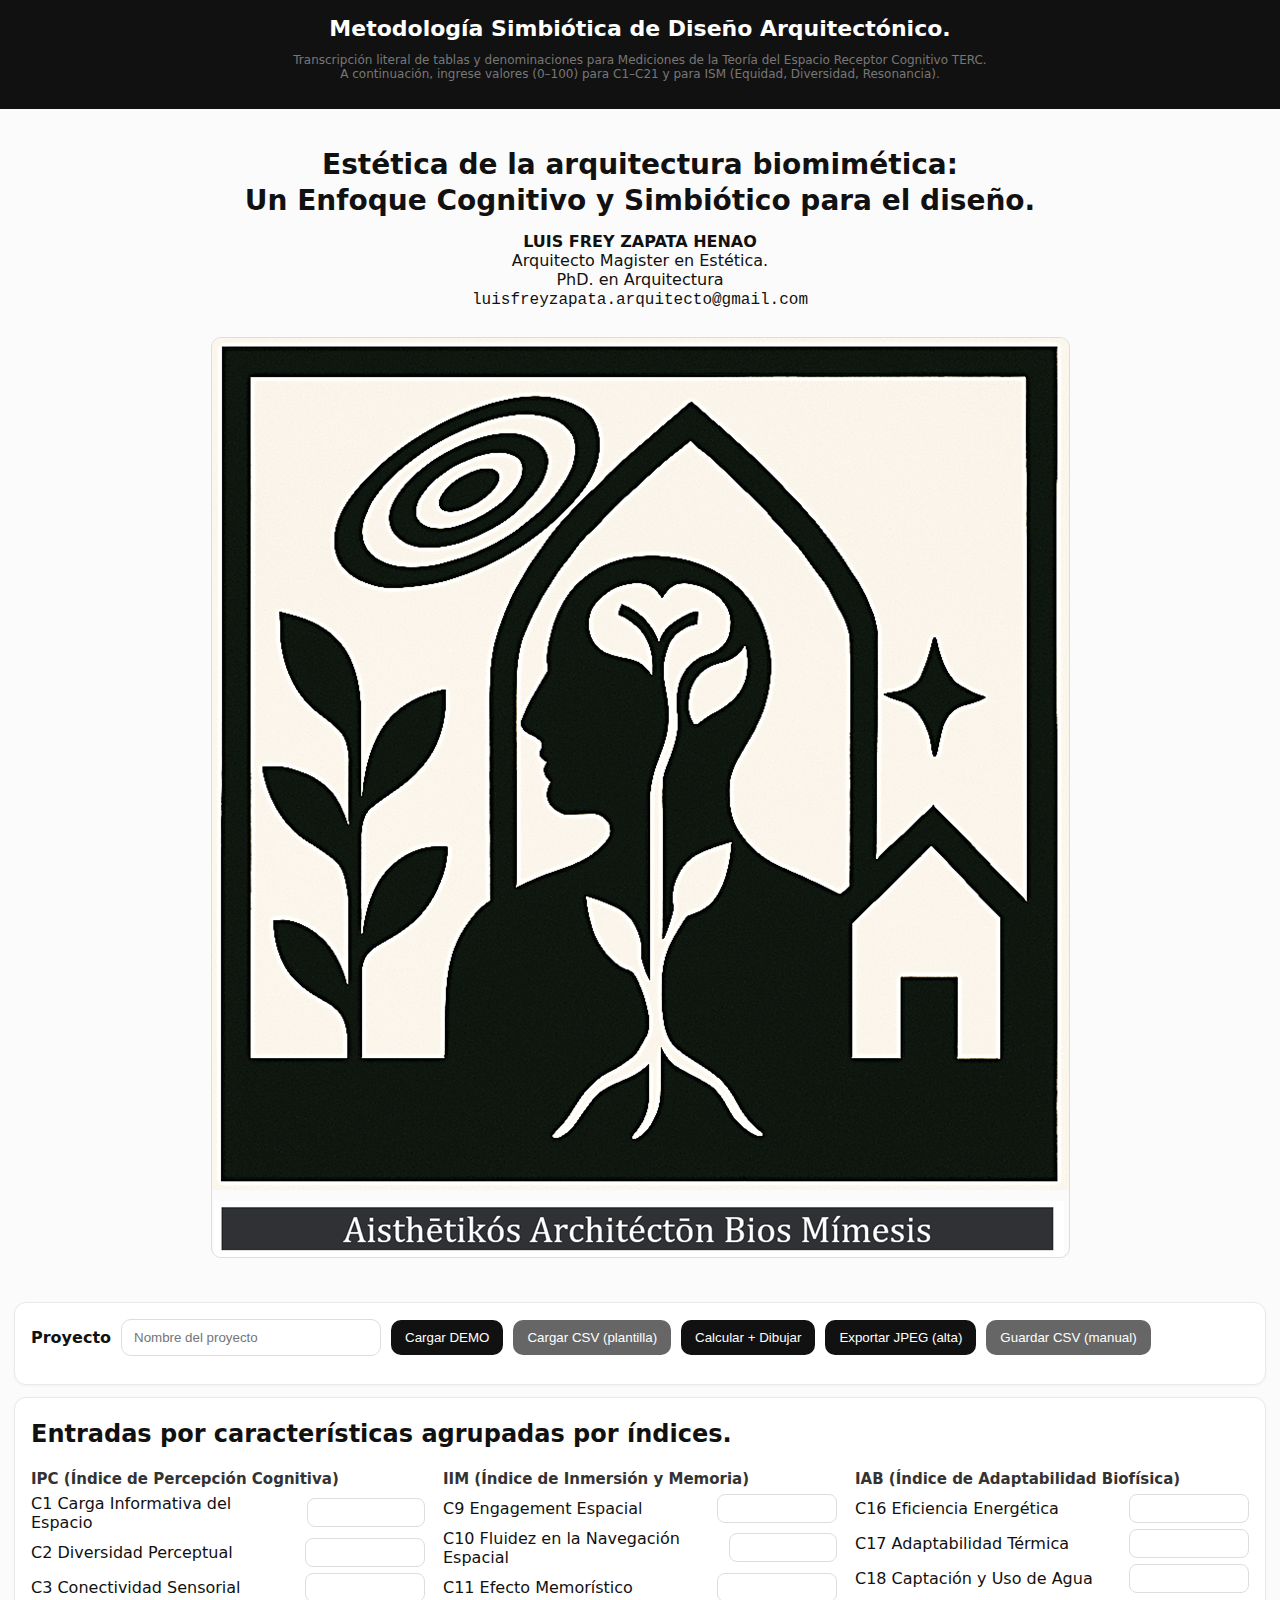
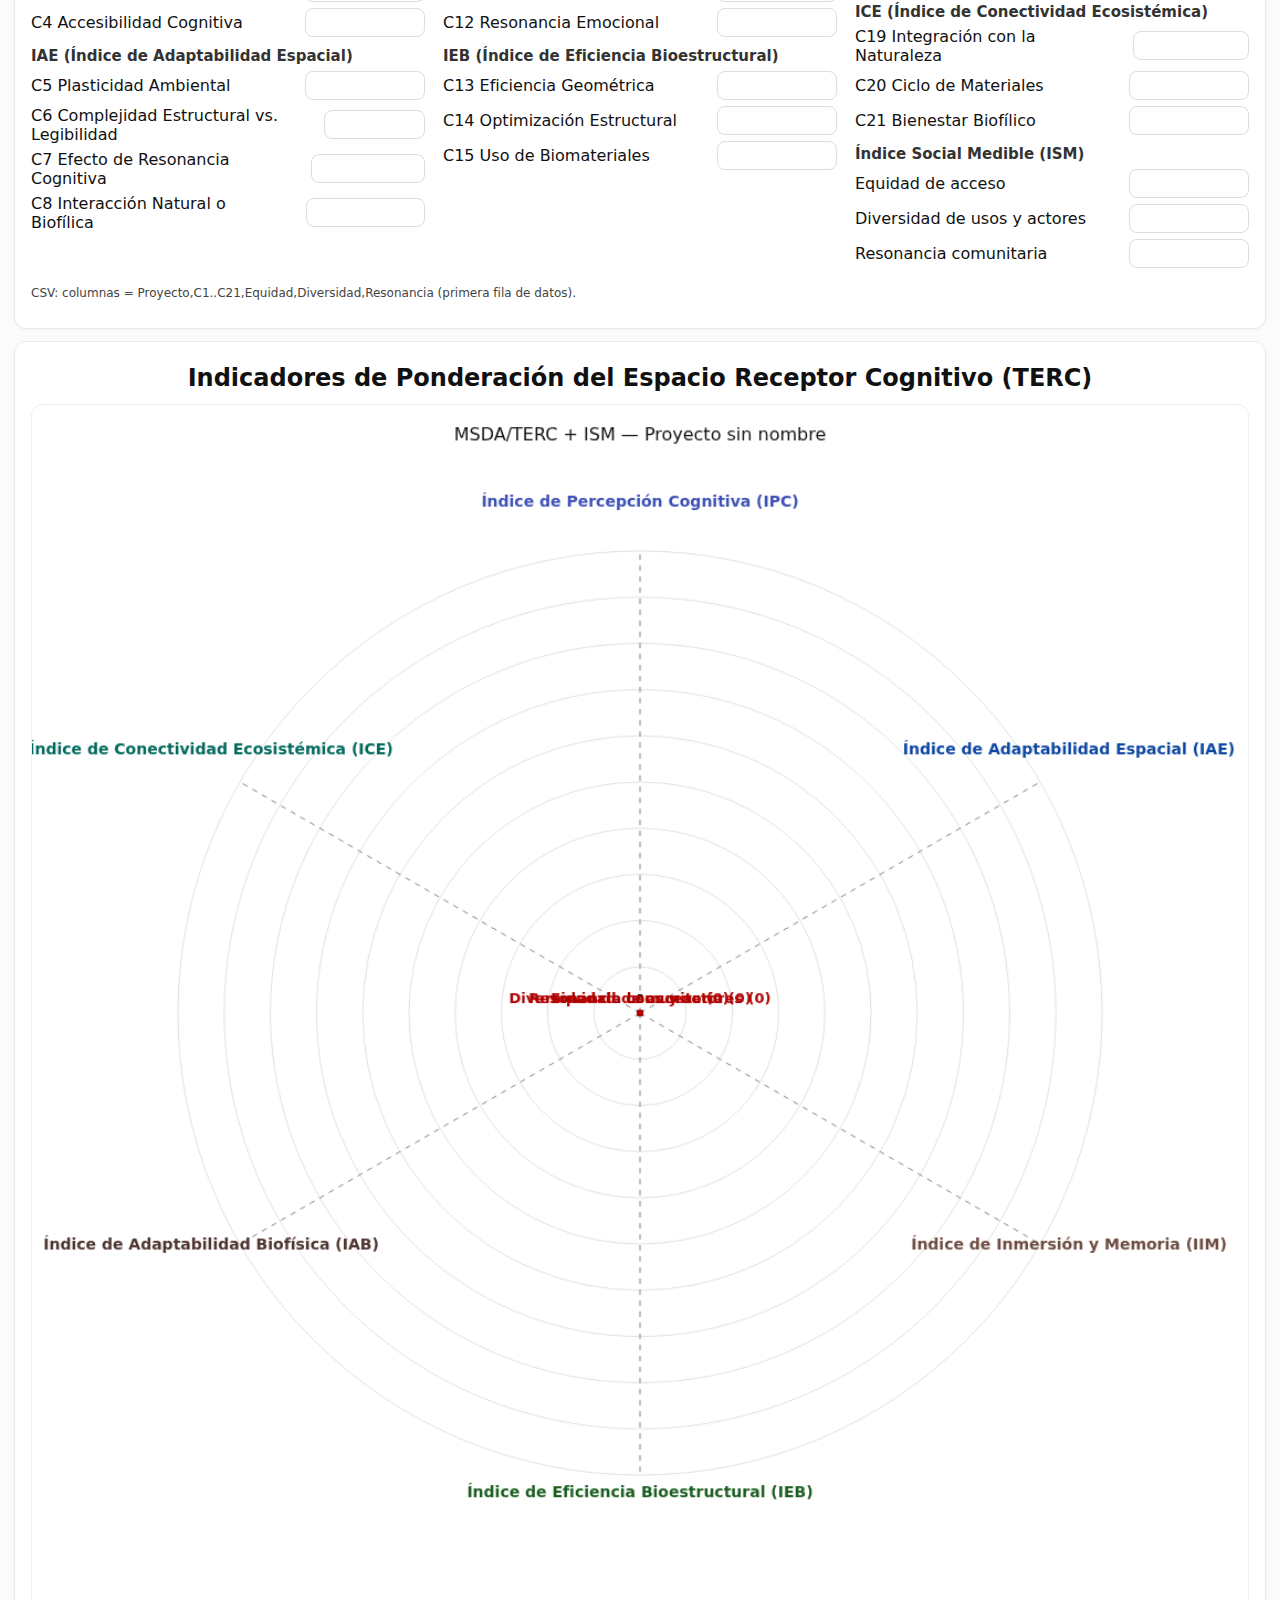
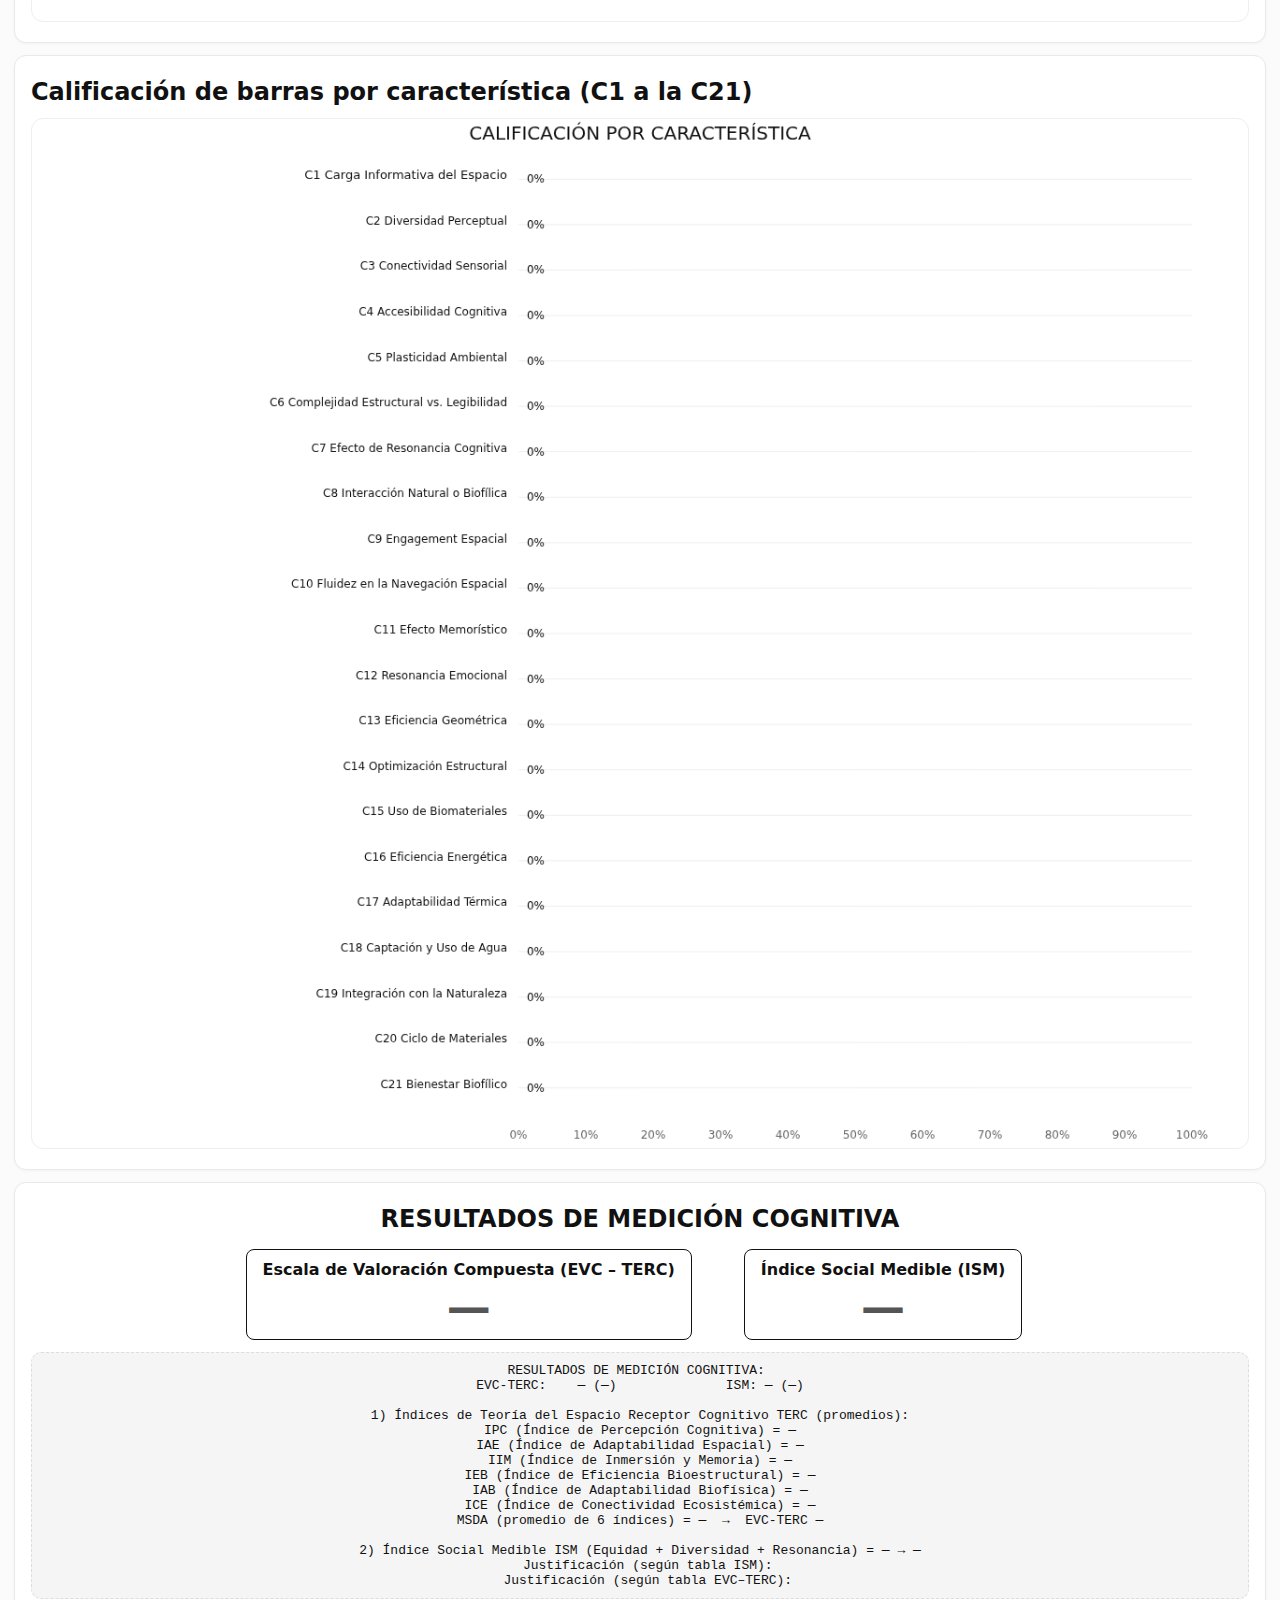
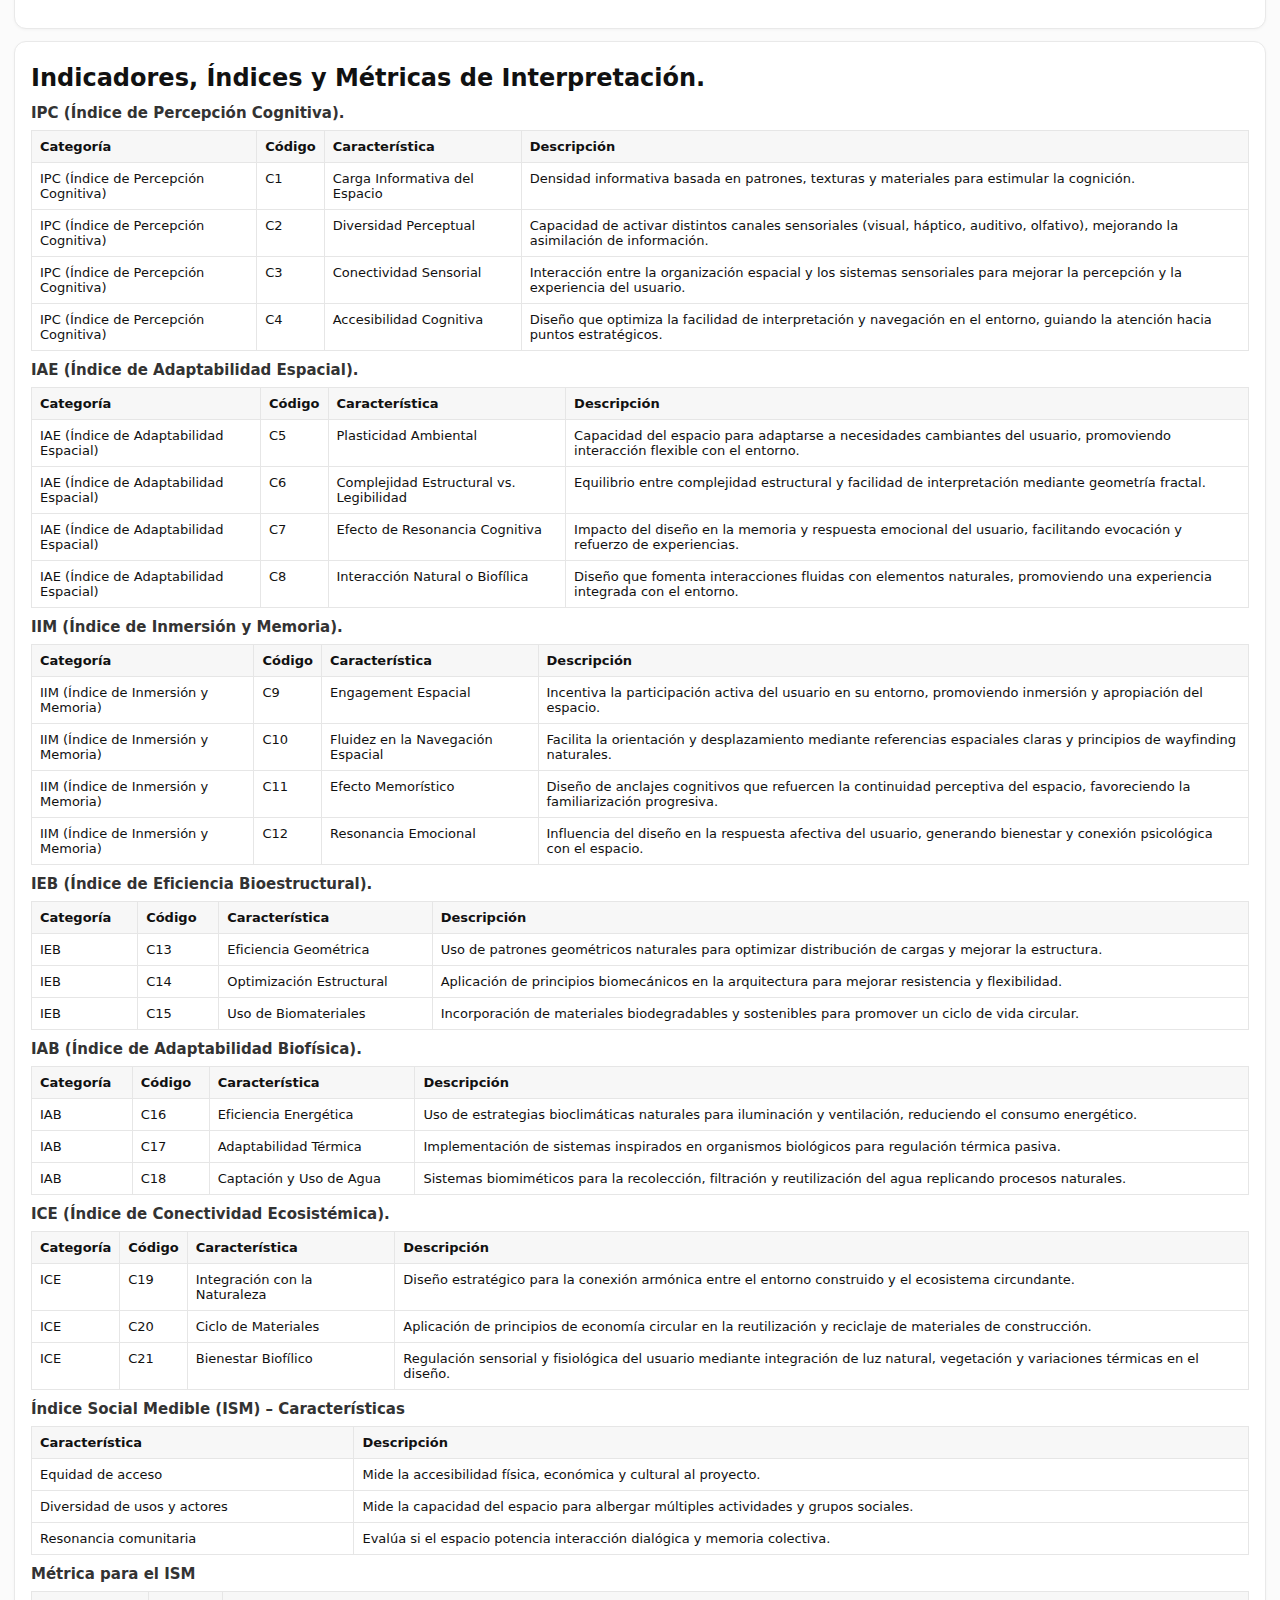
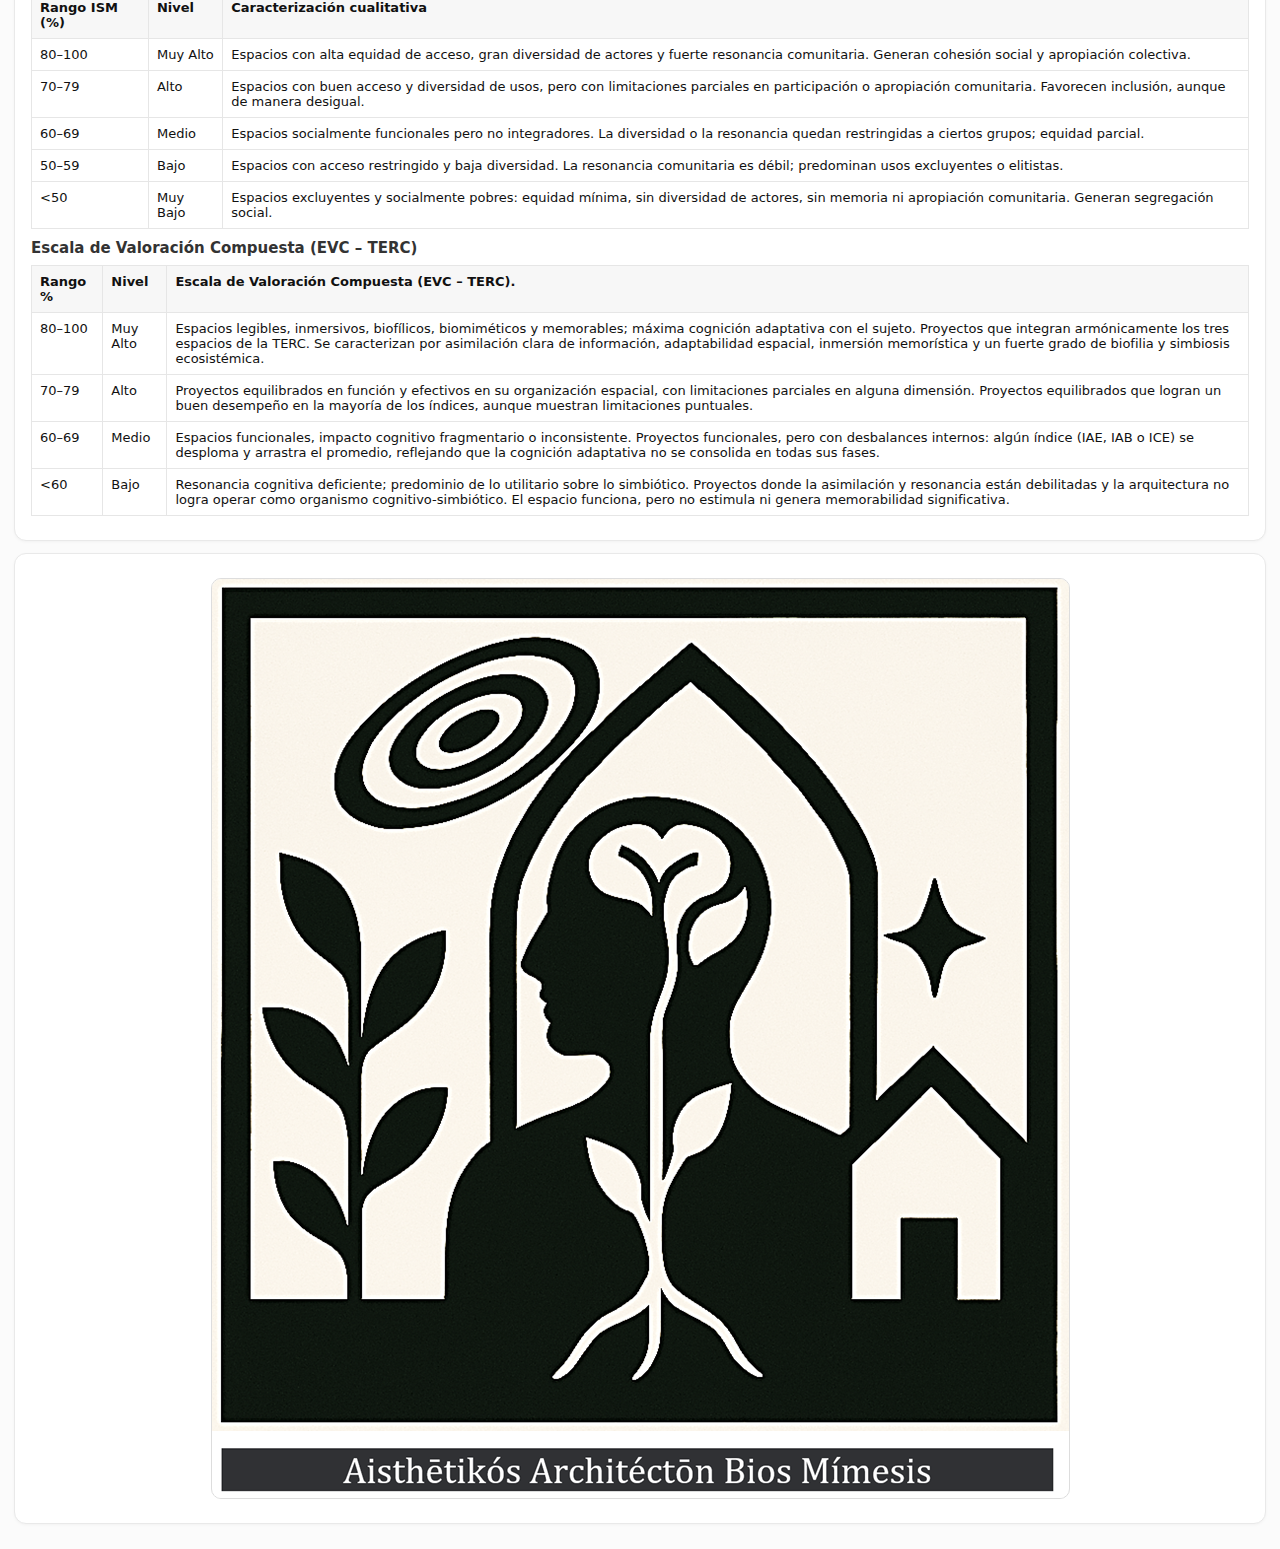
<file: app_msda_ism_v10.html>
<!doctype html>
<html lang="es">
<head>
<meta charset="utf-8">
<meta name="viewport" content="width=device-width,initial-scale=1">
<title>Estética de la arquitectura biomimética: Un Enfoque Cognitivo y Simbiótico para el diseño.</title>
<link rel="stylesheet" href="styles_v10.css">
</head>
<body>

<header>
  <h1>Metodología Simbiótica de Diseño Arquitectónico.</h1>
  <p class="muted">
    Transcripción literal de tablas y denominaciones para Mediciones de la Teoría del Espacio Receptor Cognitivo TERC.<br>
    A continuación, ingrese valores (0–100) para C1–C21 y para ISM (Equidad, Diversidad, Resonancia).
  </p>
</header>
<main>

  <section class="cover-intro">
    <div class="cover-text">
      <h1>Estética de la arquitectura biomimética:<br>Un Enfoque Cognitivo y Simbiótico para el diseño.</h1>
      <p>
        <strong>LUIS FREY ZAPATA HENAO</strong><br>
        Arquitecto Magister en Estética.<br>
        PhD. en Arquitectura<br>
        <span class="hero-mail">luisfreyzapata.arquitecto@gmail.com</span>
      </p>
    </div>
    <div class="cover-wrap">
      <img src="assets/portada_v10.png" alt="Portada del trabajo" class="cover-img">
    </div>
  </section>

  <section class="card">
    <div class="row">
      <label class="lbl">Proyecto</label>
      <input id="projName" class="field" placeholder="Nombre del proyecto">
      <button id="demoBtn" class="btn">Cargar DEMO</button>
      <input id="csvFile" type="file" accept=".csv" style="display:none">
      <button id="csvBtn" class="btn ghost">Cargar CSV (plantilla)</button>
      <button id="goCalc" class="btn">Calcular + Dibujar</button>
      <button id="goJPG" class="btn">Exportar JPEG (alta)</button>
      <button id="saveCSV" class="btn ghost">Guardar CSV (manual)</button>
    </div>
    <p id="csvStatus" class="small muted"></p>
  </section>

  <section class="card">
    <h2>Entradas por características agrupadas por índices.</h2>
    <div class="grid">
      <div>
        <h3>IPC (Índice de Percepción Cognitiva)</h3>
        <label>C1 Carga Informativa del Espacio <input type="number" id="C1" min="0" max="100" class="num"></label>
        <label>C2 Diversidad Perceptual <input type="number" id="C2" min="0" max="100" class="num"></label>
        <label>C3 Conectividad Sensorial <input type="number" id="C3" min="0" max="100" class="num"></label>
        <label>C4 Accesibilidad Cognitiva <input type="number" id="C4" min="0" max="100" class="num"></label>
        <h3>IAE (Índice de Adaptabilidad Espacial)</h3>
        <label>C5 Plasticidad Ambiental <input type="number" id="C5" min="0" max="100" class="num"></label>
        <label>C6 Complejidad Estructural vs. Legibilidad <input type="number" id="C6" min="0" max="100" class="num"></label>
        <label>C7 Efecto de Resonancia Cognitiva <input type="number" id="C7" min="0" max="100" class="num"></label>
        <label>C8 Interacción Natural o Biofílica <input type="number" id="C8" min="0" max="100" class="num"></label>
      </div>
      <div>
        <h3>IIM (Índice de Inmersión y Memoria)</h3>
        <label>C9 Engagement Espacial <input type="number" id="C9" min="0" max="100" class="num"></label>
        <label>C10 Fluidez en la Navegación Espacial <input type="number" id="C10" min="0" max="100" class="num"></label>
        <label>C11 Efecto Memorístico <input type="number" id="C11" min="0" max="100" class="num"></label>
        <label>C12 Resonancia Emocional <input type="number" id="C12" min="0" max="100" class="num"></label>
        <h3>IEB (Índice de Eficiencia Bioestructural)</h3>
        <label>C13 Eficiencia Geométrica <input type="number" id="C13" min="0" max="100" class="num"></label>
        <label>C14 Optimización Estructural <input type="number" id="C14" min="0" max="100" class="num"></label>
        <label>C15 Uso de Biomateriales <input type="number" id="C15" min="0" max="100" class="num"></label>
      </div>
      <div>
        <h3>IAB (Índice de Adaptabilidad Biofísica)</h3>
        <label>C16 Eficiencia Energética <input type="number" id="C16" min="0" max="100" class="num"></label>
        <label>C17 Adaptabilidad Térmica <input type="number" id="C17" min="0" max="100" class="num"></label>
        <label>C18 Captación y Uso de Agua <input type="number" id="C18" min="0" max="100" class="num"></label>
        <h3>ICE (Índice de Conectividad Ecosistémica)</h3>
        <label>C19 Integración con la Naturaleza <input type="number" id="C19" min="0" max="100" class="num"></label>
        <label>C20 Ciclo de Materiales <input type="number" id="C20" min="0" max="100" class="num"></label>
        <label>C21 Bienestar Biofílico <input type="number" id="C21" min="0" max="100" class="num"></label>
        <h3>Índice Social Medible (ISM)</h3>
        <label>Equidad de acceso <input type="number" id="EQ" min="0" max="100" class="num"></label>
        <label>Diversidad de usos y actores <input type="number" id="DIV" min="0" max="100" class="num"></label>
        <label>Resonancia comunitaria <input type="number" id="RES" min="0" max="100" class="num"></label>
      </div>
    </div>
    <p class="small">CSV: columnas = Proyecto,C1..C21,Equidad,Diversidad,Resonancia (primera fila de datos).</p>
  </section>

  <section class="card">
    <h2 class="center bold">Indicadores de Ponderación del Espacio Receptor Cognitivo (TERC)</h2>
    <canvas id="radar" width="1100" height="1100"></canvas>
  </section>

  <section class="card">
    <h2>Calificación de barras por característica (C1 a la C21)</h2>
    <canvas id="bars" width="1300" height="1100"></canvas>
  </section>

  <section class="card resultados">
    <h2 class="res-title">RESULTADOS DE MEDICIÓN COGNITIVA</h2>
    <div class="placas-wrap">
      <div class="placa">
        <h4>Escala de Valoración Compuesta (EVC – TERC)</h4>
        <div id="placaEVC" class="valor">—</div>
      </div>
      <div class="placa">
        <h4>Índice Social Medible (ISM)</h4>
        <div id="placaISM" class="valor">—</div>
      </div>
    </div>
    <pre id="resultadoTxt" class="mono" style="margin-top:12px"></pre>
  </section>

  <section class="card">
    <h2>Indicadores, Índices y Métricas de Interpretación.</h2>

    <h3>IPC (Índice de Percepción Cognitiva).</h3>
    <table>
      <thead><tr><th>Categoría</th><th>Código</th><th>Característica</th><th>Descripción</th></tr></thead>
      <tbody>
        <tr><td>IPC (Índice de Percepción Cognitiva)</td><td>C1</td><td>Carga Informativa del Espacio</td><td>Densidad informativa basada en patrones, texturas y materiales para estimular la cognición.</td></tr>
        <tr><td>IPC (Índice de Percepción Cognitiva)</td><td>C2</td><td>Diversidad Perceptual</td><td>Capacidad de activar distintos canales sensoriales (visual, háptico, auditivo, olfativo), mejorando la asimilación de información.</td></tr>
        <tr><td>IPC (Índice de Percepción Cognitiva)</td><td>C3</td><td>Conectividad Sensorial</td><td>Interacción entre la organización espacial y los sistemas sensoriales para mejorar la percepción y la experiencia del usuario.</td></tr>
        <tr><td>IPC (Índice de Percepción Cognitiva)</td><td>C4</td><td>Accesibilidad Cognitiva</td><td>Diseño que optimiza la facilidad de interpretación y navegación en el entorno, guiando la atención hacia puntos estratégicos.</td></tr>
      </tbody>
    </table>

    <h3>IAE (Índice de Adaptabilidad Espacial).</h3>
    <table>
      <thead><tr><th>Categoría</th><th>Código</th><th>Característica</th><th>Descripción</th></tr></thead>
      <tbody>
        <tr><td>IAE (Índice de Adaptabilidad Espacial)</td><td>C5</td><td>Plasticidad Ambiental</td><td>Capacidad del espacio para adaptarse a necesidades cambiantes del usuario, promoviendo interacción flexible con el entorno.</td></tr>
        <tr><td>IAE (Índice de Adaptabilidad Espacial)</td><td>C6</td><td>Complejidad Estructural vs. Legibilidad</td><td>Equilibrio entre complejidad estructural y facilidad de interpretación mediante geometría fractal.</td></tr>
        <tr><td>IAE (Índice de Adaptabilidad Espacial)</td><td>C7</td><td>Efecto de Resonancia Cognitiva</td><td>Impacto del diseño en la memoria y respuesta emocional del usuario, facilitando evocación y refuerzo de experiencias.</td></tr>
        <tr><td>IAE (Índice de Adaptabilidad Espacial)</td><td>C8</td><td>Interacción Natural o Biofílica</td><td>Diseño que fomenta interacciones fluidas con elementos naturales, promoviendo una experiencia integrada con el entorno.</td></tr>
      </tbody>
    </table>

    <h3>IIM (Índice de Inmersión y Memoria).</h3>
    <table>
      <thead><tr><th>Categoría</th><th>Código</th><th>Característica</th><th>Descripción</th></tr></thead>
      <tbody>
        <tr><td>IIM (Índice de Inmersión y Memoria)</td><td>C9</td><td>Engagement Espacial</td><td>Incentiva la participación activa del usuario en su entorno, promoviendo inmersión y apropiación del espacio.</td></tr>
        <tr><td>IIM (Índice de Inmersión y Memoria)</td><td>C10</td><td>Fluidez en la Navegación Espacial</td><td>Facilita la orientación y desplazamiento mediante referencias espaciales claras y principios de wayfinding naturales.</td></tr>
        <tr><td>IIM (Índice de Inmersión y Memoria)</td><td>C11</td><td>Efecto Memorístico</td><td>Diseño de anclajes cognitivos que refuercen la continuidad perceptiva del espacio, favoreciendo la familiarización progresiva.</td></tr>
        <tr><td>IIM (Índice de Inmersión y Memoria)</td><td>C12</td><td>Resonancia Emocional</td><td>Influencia del diseño en la respuesta afectiva del usuario, generando bienestar y conexión psicológica con el espacio.</td></tr>
      </tbody>
    </table>

    
    <h3>IEB (Índice de Eficiencia Bioestructural).</h3>
    <table>
      <thead><tr><th>Categoría</th><th>Código</th><th>Característica</th><th>Descripción</th></tr></thead>
      <tbody>
        <tr><td>IEB</td><td>C13</td><td>Eficiencia Geométrica</td><td>Uso de patrones geométricos naturales para optimizar distribución de cargas y mejorar la estructura.</td></tr>
        <tr><td>IEB</td><td>C14</td><td>Optimización Estructural</td><td>Aplicación de principios biomecánicos en la arquitectura para mejorar resistencia y flexibilidad.</td></tr>
        <tr><td>IEB</td><td>C15</td><td>Uso de Biomateriales</td><td>Incorporación de materiales biodegradables y sostenibles para promover un ciclo de vida circular.</td></tr>
      </tbody>
    </table>
    
    <h3>IAB (Índice de Adaptabilidad Biofísica).</h3>
    <table>
      <thead><tr><th>Categoría</th><th>Código</th><th>Característica</th><th>Descripción</th></tr></thead>
      <tbody>
        <tr><td>IAB</td><td>C16</td><td>Eficiencia Energética</td><td>Uso de estrategias bioclimáticas naturales para iluminación y ventilación, reduciendo el consumo energético.</td></tr>
        <tr><td>IAB</td><td>C17</td><td>Adaptabilidad Térmica</td><td>Implementación de sistemas inspirados en organismos biológicos para regulación térmica pasiva.</td></tr>
        <tr><td>IAB</td><td>C18</td><td>Captación y Uso de Agua</td><td>Sistemas biomiméticos para la recolección, filtración y reutilización del agua replicando procesos naturales.</td></tr>
      </tbody>
    </table>
    
    <h3>ICE (Índice de Conectividad Ecosistémica).</h3>
    <table>
      <thead><tr><th>Categoría</th><th>Código</th><th>Característica</th><th>Descripción</th></tr></thead>
      <tbody>
        <tr><td>ICE</td><td>C19</td><td>Integración con la Naturaleza</td><td>Diseño estratégico para la conexión armónica entre el entorno construido y el ecosistema circundante.</td></tr>
        <tr><td>ICE</td><td>C20</td><td>Ciclo de Materiales</td><td>Aplicación de principios de economía circular en la reutilización y reciclaje de materiales de construcción.</td></tr>
        <tr><td>ICE</td><td>C21</td><td>Bienestar Biofílico</td><td>Regulación sensorial y fisiológica del usuario mediante integración de luz natural, vegetación y variaciones térmicas en el diseño.</td></tr>
      </tbody>
    </table>
    

    <!-- NUEVA TABLA: ISM Características (antes de la métrica ISM) -->
    <h3>Índice Social Medible (ISM) – Características</h3>
    <table>
      <thead><tr><th>Característica</th><th>Descripción</th></tr></thead>
      <tbody>
        <tr><td>Equidad de acceso</td><td>Mide la accesibilidad física, económica y cultural al proyecto.</td></tr>
        <tr><td>Diversidad de usos y actores</td><td>Mide la capacidad del espacio para albergar múltiples actividades y grupos sociales.</td></tr>
        <tr><td>Resonancia comunitaria</td><td>Evalúa si el espacio potencia interacción dialógica y memoria colectiva.</td></tr>
      </tbody>
    </table>

    <h3>Métrica para el ISM</h3>
    <table>
      <thead><tr><th>Rango ISM (%)</th><th>Nivel</th><th>Caracterización cualitativa</th></tr></thead>
      <tbody>
        <tr><td>80–100</td><td>Muy Alto</td><td>Espacios con alta equidad de acceso, gran diversidad de actores y fuerte resonancia comunitaria. Generan cohesión social y apropiación colectiva.</td></tr>
        <tr><td>70–79</td><td>Alto</td><td>Espacios con buen acceso y diversidad de usos, pero con limitaciones parciales en participación o apropiación comunitaria. Favorecen inclusión, aunque de manera desigual.</td></tr>
        <tr><td>60–69</td><td>Medio</td><td>Espacios socialmente funcionales pero no integradores. La diversidad o la resonancia quedan restringidas a ciertos grupos; equidad parcial.</td></tr>
        <tr><td>50–59</td><td>Bajo</td><td>Espacios con acceso restringido y baja diversidad. La resonancia comunitaria es débil; predominan usos excluyentes o elitistas.</td></tr>
        <tr><td>&lt;50</td><td>Muy Bajo</td><td>Espacios excluyentes y socialmente pobres: equidad mínima, sin diversidad de actores, sin memoria ni apropiación comunitaria. Generan segregación social.</td></tr>
      </tbody>
    </table>

    <h3>Escala de Valoración Compuesta (EVC – TERC)</h3>
    <table>
      <thead><tr><th>Rango %</th><th>Nivel</th><th>Escala de Valoración Compuesta (EVC – TERC).</th></tr></thead>
      <tbody>
        <tr><td>80–100</td><td>Muy Alto</td><td>Espacios legibles, inmersivos, biofílicos, biomiméticos y memorables; máxima cognición adaptativa con el sujeto. Proyectos que integran armónicamente los tres espacios de la TERC. Se caracterizan por asimilación clara de información, adaptabilidad espacial, inmersión memorística y un fuerte grado de biofilia y simbiosis ecosistémica.</td></tr>
        <tr><td>70–79</td><td>Alto</td><td>Proyectos equilibrados en función y efectivos en su organización espacial, con limitaciones parciales en alguna dimensión. Proyectos equilibrados que logran un buen desempeño en la mayoría de los índices, aunque muestran limitaciones puntuales.</td></tr>
        <tr><td>60–69</td><td>Medio</td><td>Espacios funcionales, impacto cognitivo fragmentario o inconsistente.  Proyectos funcionales, pero con desbalances internos: algún índice (IAE, IAB o ICE) se desploma y arrastra el promedio, reflejando que la cognición adaptativa no se consolida en todas sus fases.</td></tr>
        <tr><td>&lt;60</td><td>Bajo</td><td>Resonancia cognitiva deficiente; predominio de lo utilitario sobre lo simbiótico. Proyectos donde la asimilación y resonancia están debilitadas y la arquitectura no logra operar como organismo cognitivo-simbiótico. El espacio funciona, pero no estimula ni genera memorabilidad significativa.</td></tr>
      </tbody>
    </table>

    <!-- Se elimina la lista <ul> redundante del ISM para evitar duplicidad -->
  </section>

  <section class="card cover">
        <div class="cover-wrap">
      <img src="assets/portada_v10.png" alt="Portada del trabajo" class="cover-img">
    </div>
  </section>

</main>

<script>
const g=id=>document.getElementById(id);
const nv=id=>{const x=parseFloat(g(id).value);return isNaN(x)?null:x};
const prom=a=>{const f=a.filter(v=>v!=null);return f.length?f.reduce((s,v)=>s+v,0)/f.length:null};

function calcAll(){
  const v = {};
  for(let i=1;i<=21;i++) v['C'+i]=nv('C'+i);
  const IPC=prom([v.C1,v.C2,v.C3,v.C4]);
  const IAE=prom([v.C5,v.C6,v.C7,v.C8]);
  const IIM=prom([v.C9,v.C10,v.C11,v.C12]);
  const IEB=prom([v.C13,v.C14,v.C15]);
  const IAB=prom([v.C16,v.C17,v.C18]);
  const ICE=prom([v.C19,v.C20,v.C21]);
  const EQ=nv('EQ'),DIV=nv('DIV'),RES=nv('RES');
  const ISM=prom([EQ,DIV,RES]);
  const MSDA=prom([IPC,IAE,IIM,IEB,IAB,ICE]);
  return {v,IPC,IAE,IIM,IEB,IAB,ICE,EQ,DIV,RES,ISM,MSDA};
}

// Escala tipo semáforo
function colorSemaforo(val){
  if(val==null) return '#555';
  if(val>=80) return '#2e7d32';   // muy alto · verde fuerte
  if(val>=70) return '#66bb6a';   // alto · verde
  if(val>=60) return '#fdd835';   // medio · amarillo
  if(val>=50) return '#fb8c00';   // bajo · naranja
  return '#c62828';               // muy bajo · rojo
}
function nivel(val){
  if(val==null) return '—';
  if(val>=80) return 'Muy Alto';
  if(val>=70) return 'Alto';
  if(val>=60) return 'Medio';
  if(val>=50) return 'Bajo';
  return 'Muy Bajo';
}
function descISM(val){
  if(val==null) return '';
  if(val>=80) return 'Espacios con alta equidad de acceso, gran diversidad de actores y fuerte resonancia comunitaria. Generan cohesión social y apropiación colectiva.';
  if(val>=70) return 'Espacios con buen acceso y diversidad de usos, pero con limitaciones parciales en participación o apropiación comunitaria. Favorecen inclusión, aunque de manera desigual.';
  if(val>=60) return 'Espacios socialmente funcionales pero no integradores. La diversidad o la resonancia quedan restringidas a ciertos grupos; equidad parcial.';
  if(val>=50) return 'Espacios con acceso restringido y baja diversidad. La resonancia comunitaria es débil; predominan usos excluyentes o elitistas.';
  return 'Espacios excluyentes y socialmente pobres: equidad mínima, sin diversidad de actores, sin memoria ni apropiación comunitaria. Generan segregación social.';
}
function descEVC(val){
  if(val==null) return '';
  if(val>=80) return 'Espacios legibles, inmersivos, biofílicos, biomiméticos y memorables; máxima cognición adaptativa con el sujeto. Integración armónica de los tres espacios de la TERC.';
  if(val>=70) return 'Proyectos equilibrados y efectivos en su organización espacial, con limitaciones parciales en alguna dimensión.';
  if(val>=60) return 'Proyectos funcionales con desbalances internos; algún índice (IPC, IAE, IIM, IEB, IAB o ICE) se desploma y arrastra el promedio.';
  return 'Resonancia cognitiva deficiente; predominio de lo utilitario sobre lo simbiótico. El espacio funciona pero no genera memorabilidad significativa.';
}

function drawRadar(){
  const cv=g('radar'),ctx=cv.getContext('2d');
  const W=cv.width,H=cv.height,cx=W/2,cy=H/2,R=Math.min(W,H)*0.38;
  ctx.clearRect(0,0,W,H);
  const ring=t=>R*(t/100);
  ctx.strokeStyle="#e1e1e1";ctx.lineWidth=1;
  for(let t=0;t<=100;t+=10){ctx.beginPath();ctx.arc(cx,cy,ring(t),0,2*Math.PI);ctx.stroke()}
  const axes=['IPC','IAE','IIM','IEB','IAB','ICE'];
const labelFull=[
  'Índice de Percepción Cognitiva (IPC)',
  'Índice de Adaptabilidad Espacial (IAE)',
  'Índice de Inmersión y Memoria (IIM)',
  'Índice de Eficiencia Bioestructural (IEB)',
  'Índice de Adaptabilidad Biofísica (IAB)',
  'Índice de Conectividad Ecosistémica (ICE)'
];
const labelColors=['#3f51b5','#0d47a1','#6d4c41','#1b5e20','#4e342e','#00695c'];
// Características por índice para anotar dentro del radar
const featuresByAxis={
  'IPC': ['C1 Carga Informativa del Espacio','C2 Diversidad Perceptual','C3 Conectividad Sensorial','C4 Accesibilidad Cognitiva'],
  'IAE': ['C5 Plasticidad Ambiental','C6 Complejidad vs. Legibilidad','C7 Resonancia Cognitiva','C8 Interacción Biofílica'],
  'IIM': ['C9 Engagement Espacial','C10 Fluidez de Navegación','C11 Efecto Memorístico','C12 Resonancia Emocional'],
  'IEB': ['C13 Eficiencia Geométrica','C14 Optimización Estructural','C15 Uso de Biomateriales'],
  'IAB': ['C16 Eficiencia Energética','C17 Adaptabilidad Térmica','C18 Captación y Uso de Agua'],
  'ICE': ['C19 Integración con la Naturaleza','C20 Ciclo de Materiales','C21 Bienestar Biofílico']
};
  const ang=axes.map((_,i)=>-Math.PI/2+i*(2*Math.PI/axes.length));
  ctx.setLineDash([5,5]);
  labelFull.forEach((lab,i)=>{
    const a=ang[i],x=cx+R*Math.cos(a),y=cy+R*Math.sin(a);
    ctx.strokeStyle="#888";ctx.beginPath();ctx.moveTo(cx,cy);ctx.lineTo(x,y);ctx.stroke();
    const lx=cx+(R+30)*Math.cos(a),ly=cy+(R+30)*Math.sin(a);
    ctx.fillStyle=labelColors[i]||"#333";ctx.font="bold 14px system-ui,sans-serif";ctx.textAlign="center";ctx.textBaseline="middle";
    lab.split("\n").forEach((s,k)=>ctx.fillText(s,lx,ly+(k-1)*14));
  });
  ctx.setLineDash([]);
  const p=calcAll();
  const poly=axes.map((k,i)=>{
    const v=Math.max(0,Math.min(100,p[k]||0));
    return [cx+ring(v)*Math.cos(ang[i]),cy+ring(v)*Math.sin(ang[i])];
  });
  ctx.beginPath();poly.forEach((pt,i)=>i?ctx.lineTo(pt[0],pt[1]):ctx.moveTo(pt[0],pt[1]));ctx.closePath();
  ctx.fillStyle="rgba(0,0,0,.06)";ctx.strokeStyle="#111";ctx.lineWidth=2;ctx.fill();ctx.stroke();
  ctx.fillStyle="#111";ctx.font="11px system-ui,sans-serif";ctx.textAlign="center";
  poly.forEach((pt,i)=>{ctx.beginPath();ctx.arc(pt[0],pt[1],3,0,2*Math.PI);ctx.fill();const val=Math.round(p[axes[i]]||0);ctx.fillText(String(val),pt[0],pt[1]-12)});
  // ISM triangle
  const a3=[-Math.PI/2,-Math.PI/2+2*Math.PI/3,-Math.PI/2+4*Math.PI/3];
  const vals=[p.EQ||0,p.DIV||0,p.RES||0].map(v=>Math.max(0,Math.min(100,v)));
  const tri=a3.map((a,i)=>[cx+ring(vals[i])*Math.cos(a),cy+ring(vals[i])*Math.sin(a)]);
  ctx.beginPath();tri.forEach((pt,i)=>i?ctx.lineTo(pt[0],pt[1]):ctx.moveTo(pt[0],pt[1]));ctx.closePath();
  ctx.fillStyle="rgba(200,0,0,.12)";ctx.strokeStyle="rgba(200,0,0,.9)";ctx.lineWidth=2;ctx.fill();ctx.stroke();
  const labs3=["Equidad de acceso","Diversidad de usos y actores","Resonancia comunitaria"];
  ctx.fillStyle="#b00000";ctx.font="bold 13px system-ui,sans-serif";
  tri.forEach((pt,i)=>{ctx.beginPath();ctx.arc(pt[0],pt[1],3,0,2*Math.PI);ctx.fill();ctx.fillText(`${labs3[i]} (${Math.round(vals[i])})`,pt[0],pt[1]-12)});
  // título
  ctx.fillStyle="#111";ctx.font="16px system-ui,sans-serif";ctx.textAlign="center";ctx.fillText(`MSDA/TERC + ISM — ${g('projName').value||'Proyecto sin nombre'}`,cx,28);
}

function drawBars(){
  const cv=g('bars'),ctx=cv.getContext('2d');
  const W=cv.width,H=cv.height;ctx.clearRect(0,0,W,H);
  const p=calcAll(), vals=p.v;
  const labels=[
    "C1 Carga Informativa del Espacio","C2 Diversidad Perceptual","C3 Conectividad Sensorial","C4 Accesibilidad Cognitiva",
    "C5 Plasticidad Ambiental","C6 Complejidad Estructural vs. Legibilidad","C7 Efecto de Resonancia Cognitiva","C8 Interacción Natural o Biofílica",
    "C9 Engagement Espacial","C10 Fluidez en la Navegación Espacial","C11 Efecto Memorístico","C12 Resonancia Emocional",
    "C13 Eficiencia Geométrica","C14 Optimización Estructural","C15 Uso de Biomateriales",
    "C16 Eficiencia Energética","C17 Adaptabilidad Térmica","C18 Captación y Uso de Agua",
    "C19 Integración con la Naturaleza","C20 Ciclo de Materiales","C21 Bienestar Biofílico"
  ];
  const data=labels.map((lab,i)=>({lab,val:vals['C'+(i+1)]||0}));
  const padL=520,padR=60,padT=40,padB=40;
  const innerW=W-padL-padR, innerH=H-padT-padB;
  const rowH=innerH/labels.length;
  ctx.fillStyle="#111";ctx.font="20px system-ui,sans-serif";ctx.textAlign="center";ctx.fillText("CALIFICACIÓN POR CARACTERÍSTICA",W/2,22);
  ctx.textAlign="right";ctx.font="13px system-ui,sans-serif";
  data.forEach((d,i)=>{
    const y=padT+i*rowH+rowH*0.5;
    ctx.fillStyle="#111";ctx.fillText(d.lab,padL-12,y);
    ctx.strokeStyle="#eee";ctx.beginPath();ctx.moveTo(padL,y);ctx.lineTo(W-padR,y);ctx.stroke();
    const w=innerW*(Math.max(0,Math.min(100,d.val))/100);
    ctx.fillStyle=colorSemaforo(d.val);
    ctx.fillRect(padL,y-6,w,12);
    ctx.fillStyle="#0a0a0a";ctx.font="12px system-ui,sans-serif";ctx.textAlign="right";ctx.fillText(`${Math.round(d.val)}%`,padL+w+28,y+4);
  });
  ctx.textAlign="center";ctx.fillStyle="#666";
  for(let t=0;t<=100;t+=10){const x=padL+innerW*(t/100);ctx.fillText(t+"%",x,H-10);}
}

function updateResultados(){
  const p=calcAll();
  const fmt = x=> x==null ? '—' : Number(x).toFixed(2);
  g('placaEVC').textContent = fmt(p.MSDA);
  g('placaISM').textContent = fmt(p.ISM);
  g('placaEVC').style.color = colorSemaforo(p.MSDA);
  g('placaISM').style.color = colorSemaforo(p.ISM);

  const resumen = [
    'RESULTADOS DE MEDICIÓN COGNITIVA: ',
    `EVC-TERC:    ${fmt(p.MSDA)} (${nivel(p.MSDA)})              ISM: ${fmt(p.ISM)} (${nivel(p.ISM)})`,
    '',
    '1) Índices de Teoría del Espacio Receptor Cognitivo TERC (promedios):',
    `IPC (Índice de Percepción Cognitiva) = ${fmt(p.IPC)}`,
    `IAE (Índice de Adaptabilidad Espacial) = ${fmt(p.IAE)}`,
    `IIM (Índice de Inmersión y Memoria) = ${fmt(p.IIM)}`,
    `IEB (Índice de Eficiencia Bioestructural) = ${fmt(p.IEB)}`,
    `IAB (Índice de Adaptabilidad Biofísica) = ${fmt(p.IAB)}`,
    `ICE (Índice de Conectividad Ecosistémica) = ${fmt(p.ICE)}`,
    `MSDA (promedio de 6 índices) = ${fmt(p.MSDA)}  →  EVC-TERC ${nivel(p.MSDA)}`,
    '',
    `2) Índice Social Medible ISM (Equidad + Diversidad + Resonancia) = ${fmt(p.ISM)} → ${nivel(p.ISM)}`,
    `   Justificación (según tabla ISM): ${descISM(p.ISM)}`,
    `   Justificación (según tabla EVC–TERC): ${descEVC(p.MSDA)}`
  ].join('\n');
  g('resultadoTxt').textContent = resumen;
}

function drawAll(){ drawRadar(); drawBars(); updateResultados(); }

document.getElementById('goCalc').addEventListener('click', drawAll);

// DEMO
document.getElementById('demoBtn').addEventListener('click', ()=>{
  const demo = {Proyecto:'DEMO', C1:90,C2:85,C3:80,C4:60, C5:70,C6:75,C7:85,C8:95, C9:80,C10:70,C11:90,C12:85, C13:80,C14:75,C15:65, C16:60,C17:70,C18:80, C19:95,C20:50,C21:90, Equidad:78, Diversidad:74, Resonancia:76};
  g('projName').value = demo.Proyecto;
  for(let i=1;i<=21;i++) g('C'+i).value = demo['C'+i];
  g('EQ').value=demo.Equidad; g('DIV').value=demo.Diversidad; g('RES').value=demo.Resonancia;
  drawAll();
});

// CSV
document.getElementById('csvBtn').addEventListener('click', ()=> g('csvFile').click());
document.getElementById('csvFile').addEventListener('change', async (ev)=>{
  const f = ev.target.files[0]; if(!f){return}
  g('csvStatus').textContent = 'Leyendo CSV local...';
  const txt = await f.text();
  const lines = txt.trim().split(/\r?\n/);
  const headers = lines[0].split(',').map(s=>s.trim());
  const idx = (name)=> headers.indexOf(name);
  const row = lines[1] ? lines[1].split(',') : null;
  if(!row){ g('csvStatus').textContent='CSV vacío.'; return; }
  const get=(name)=>{ const i=idx(name); return i>=0? row[i].trim():''; };
  g('projName').value = get('Proyecto') || 'CSV';
  for(let i=1;i<=21;i++){ g('C'+i).value = get('C'+i) || ''; }
  g('EQ').value = get('Equidad') || '';
  g('DIV').value = get('Diversidad') || '';
  g('RES').value = get('Resonancia') || '';
  g('csvStatus').textContent = 'CSV cargado.';
  drawAll();
});

// Guardar CSV (manual) — exporta los valores que están actualmente en el formulario
const saveBtn = document.getElementById('saveCSV');
if(saveBtn){
  saveBtn.addEventListener('click', ()=>{
    const headers = ['Proyecto'];
    for(let i=1;i<=21;i++) headers.push('C'+i);
    headers.push('Equidad','Diversidad','Resonancia');
    const vals = [g('projName').value || ''];
    for(let i=1;i<=21;i++) vals.push(g('C'+i).value || '');
    vals.push(g('EQ').value || '', g('DIV').value || '', g('RES').value || '');
    // UTF-8 con BOM para compatibilidad con Excel
    const bom = '\ufeff';
    const csv = bom + headers.join(',') + '\n' + vals.join(',') + '\n';
    const blob = new Blob([csv], {type: 'text/csv;charset=utf-8;'});
    const a = document.createElement('a');
    a.href = URL.createObjectURL(blob);
    const proj = (g('projName').value || 'msda_ism').replace(/\s+/g,'_');
    a.download = proj + '_datos.csv';
    document.body.appendChild(a);
    a.click();
    document.body.removeChild(a);
  });
}


// Exportar JPEG en alta resolución
document.getElementById('goJPG').addEventListener('click', ()=>{
  const radar = g('radar'), bars = g('bars');
  const out = document.createElement('canvas');
  const marginTop = 40, between = 120, bottom = 60;
  const width = Math.max(radar.width, bars.width);
  const height = marginTop + radar.height + between + bars.height + bottom;
  out.width = width; out.height = height;
  const ctx = out.getContext('2d');
  ctx.fillStyle='#fff'; ctx.fillRect(0,0,width,height);
  // título
  ctx.fillStyle='#111'; ctx.font='22px system-ui,sans-serif'; ctx.textAlign='center';
  ctx.fillText('MSDA/TERC + ISM — ' + (g('projName').value||'Proyecto'), width/2, 28);
  // radar
  ctx.drawImage(radar, (width - radar.width)/2, marginTop);
  // placas
  ctx.fillStyle='#111'; ctx.font='16px system-ui,sans-serif'; ctx.textAlign='left';
  const yPlaca = marginTop + radar.height + 40;
  ctx.fillText('EVC–TERC:', 40, yPlaca);
  ctx.fillText('ISM:', 260, yPlaca);
  ctx.fillStyle = colorSemaforo(parseFloat(g('placaEVC').textContent));
  ctx.font='bold 40px system-ui,sans-serif';
  ctx.fillText(g('placaEVC').textContent || '—', 140, yPlaca+4);
  ctx.fillStyle = colorSemaforo(parseFloat(g('placaISM').textContent));
  ctx.fillText(g('placaISM').textContent || '—', 320, yPlaca+4);
  // barras
  ctx.drawImage(bars, (width - bars.width)/2, marginTop + radar.height + between);
  // descarga
  const link = document.createElement('a');
  link.download = (g('projName').value || 'msda_ism') + '_v18.jpg';
  link.href = out.toDataURL('image/jpeg', 0.96);
  link.click();
});

drawAll();
</script>
</body>
</html>
</file>
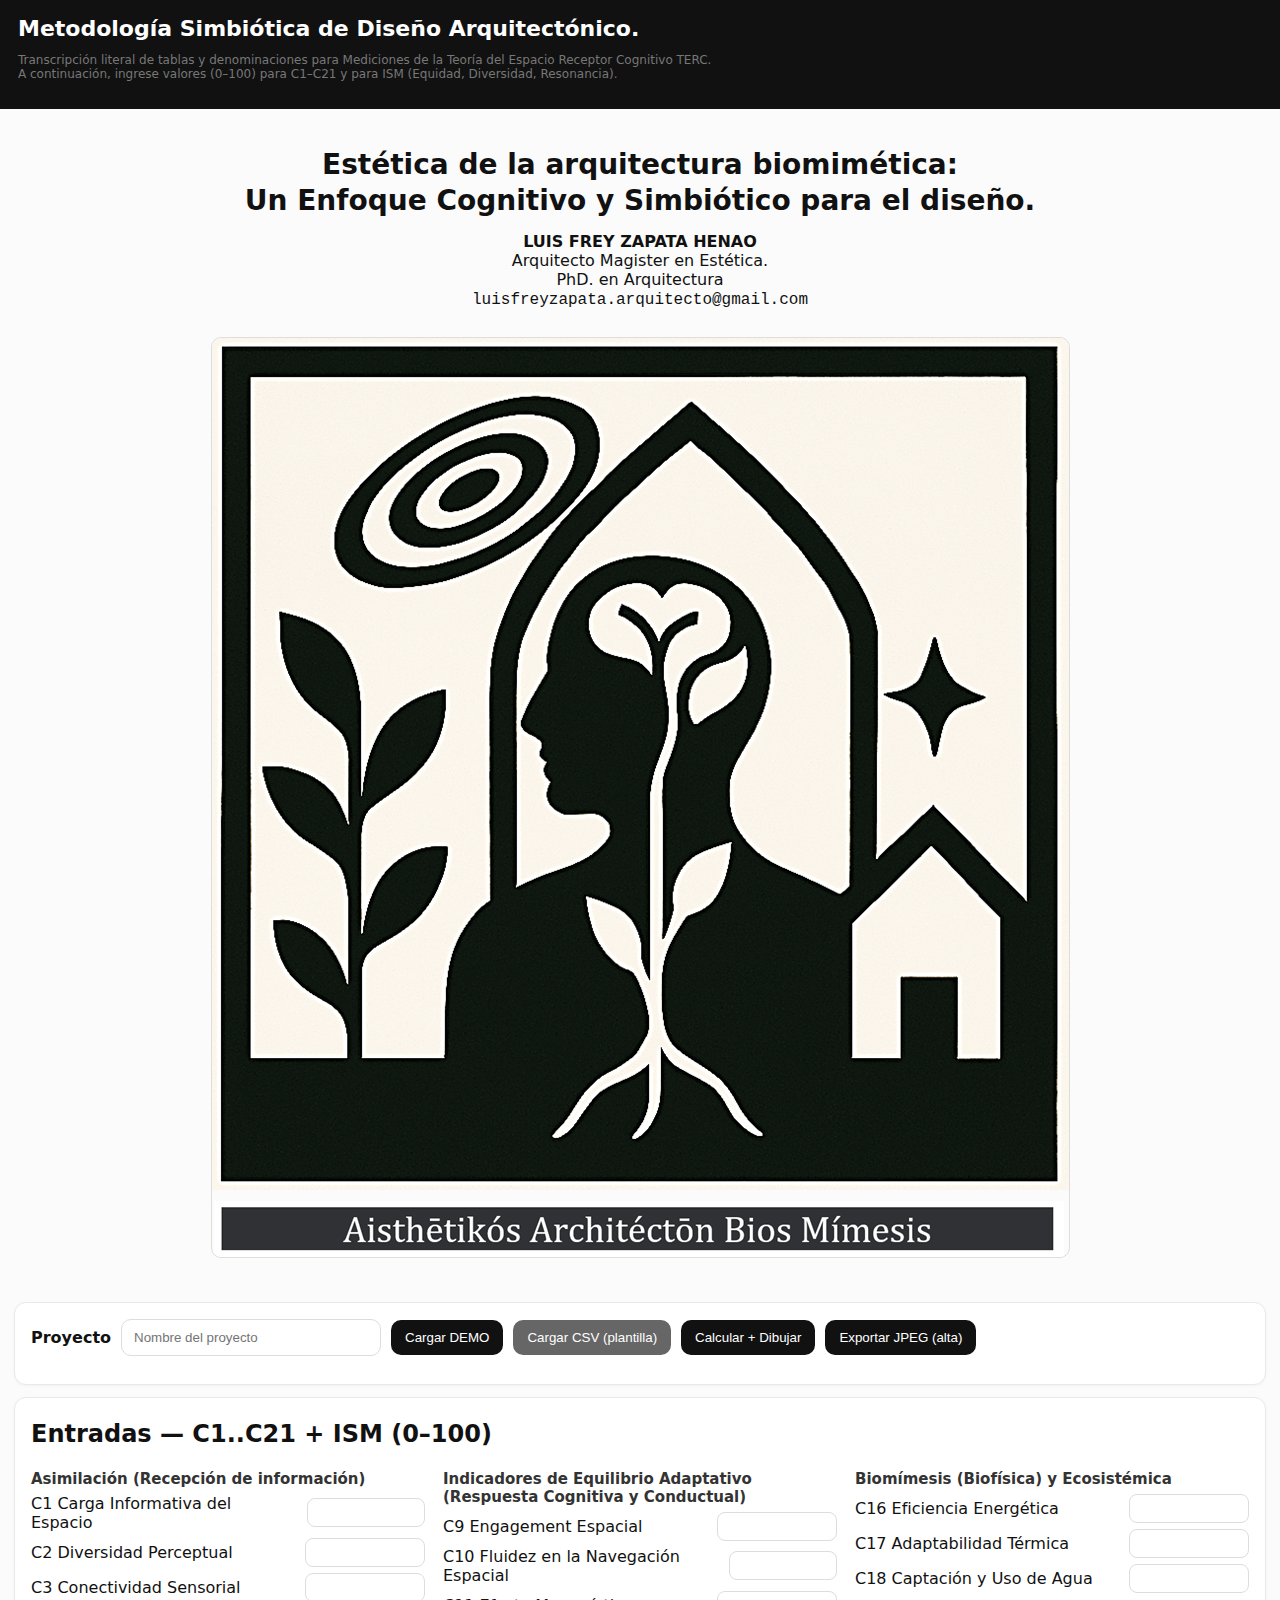
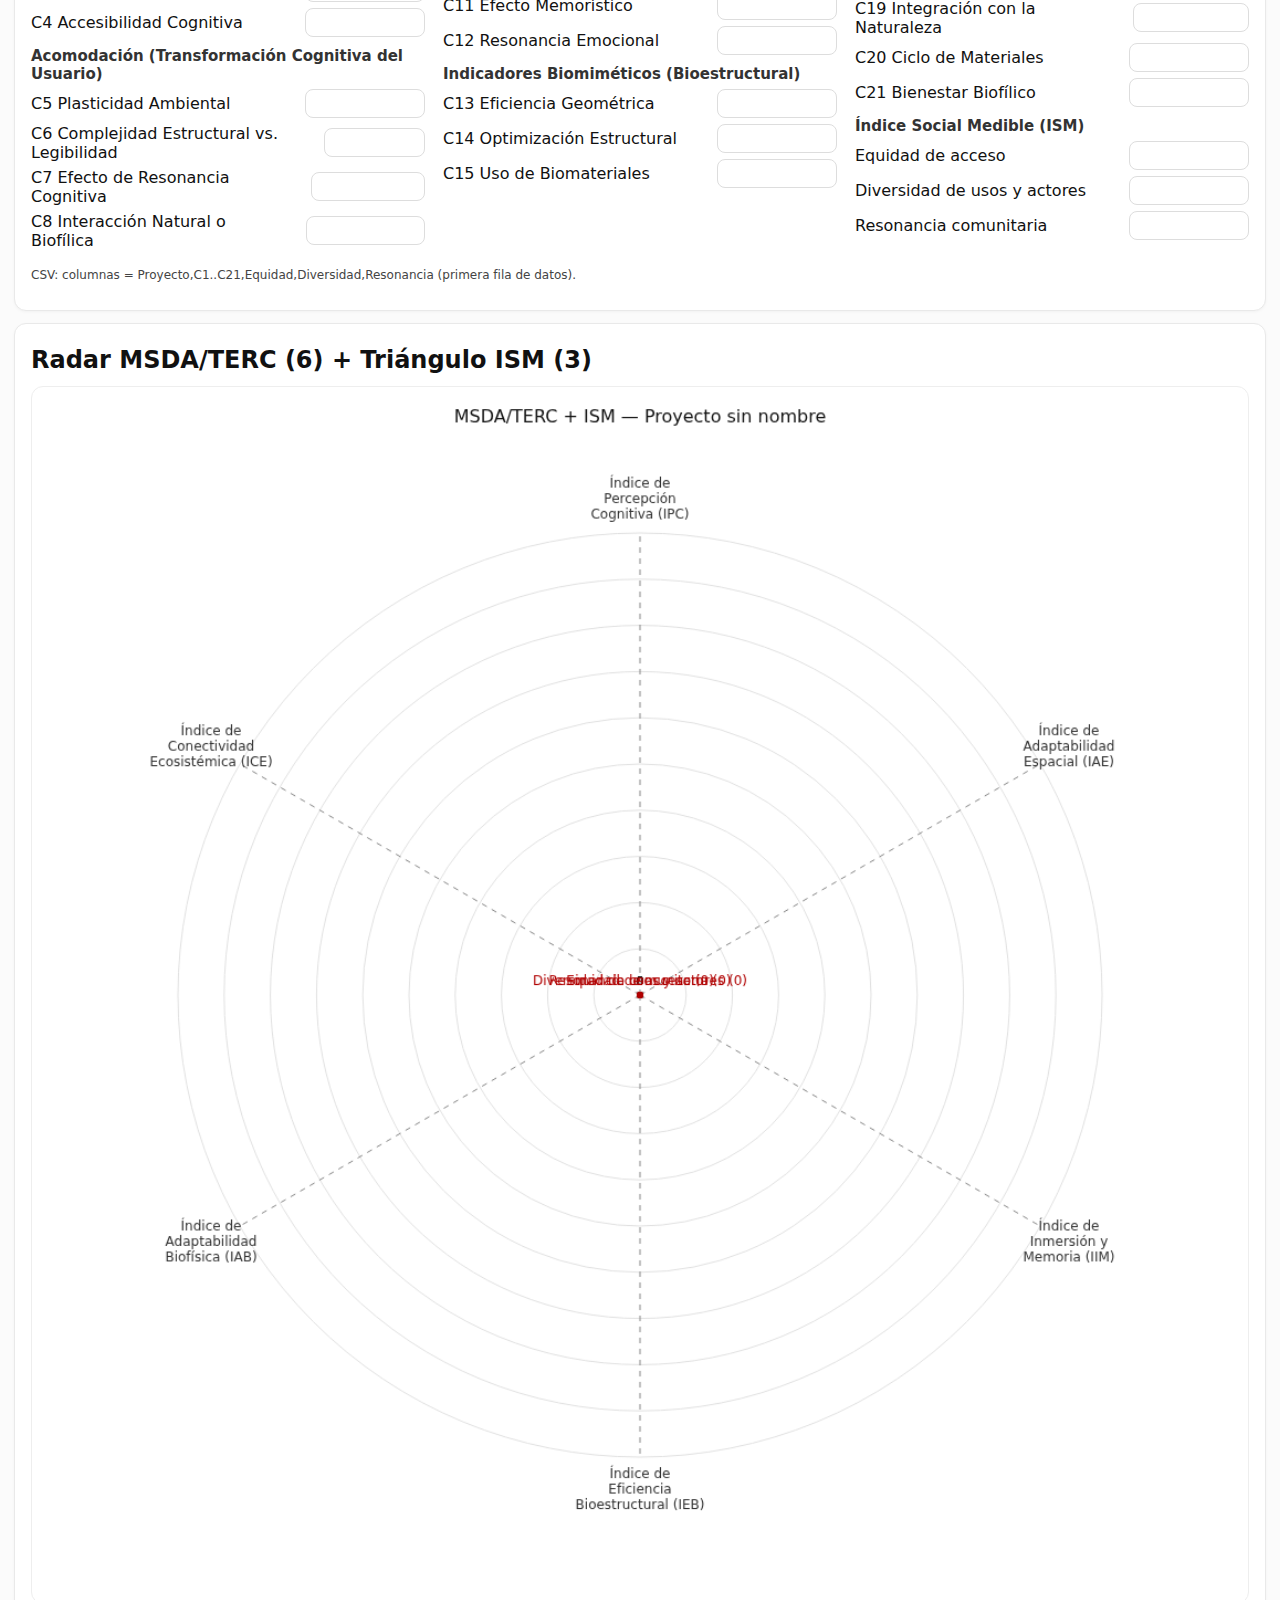
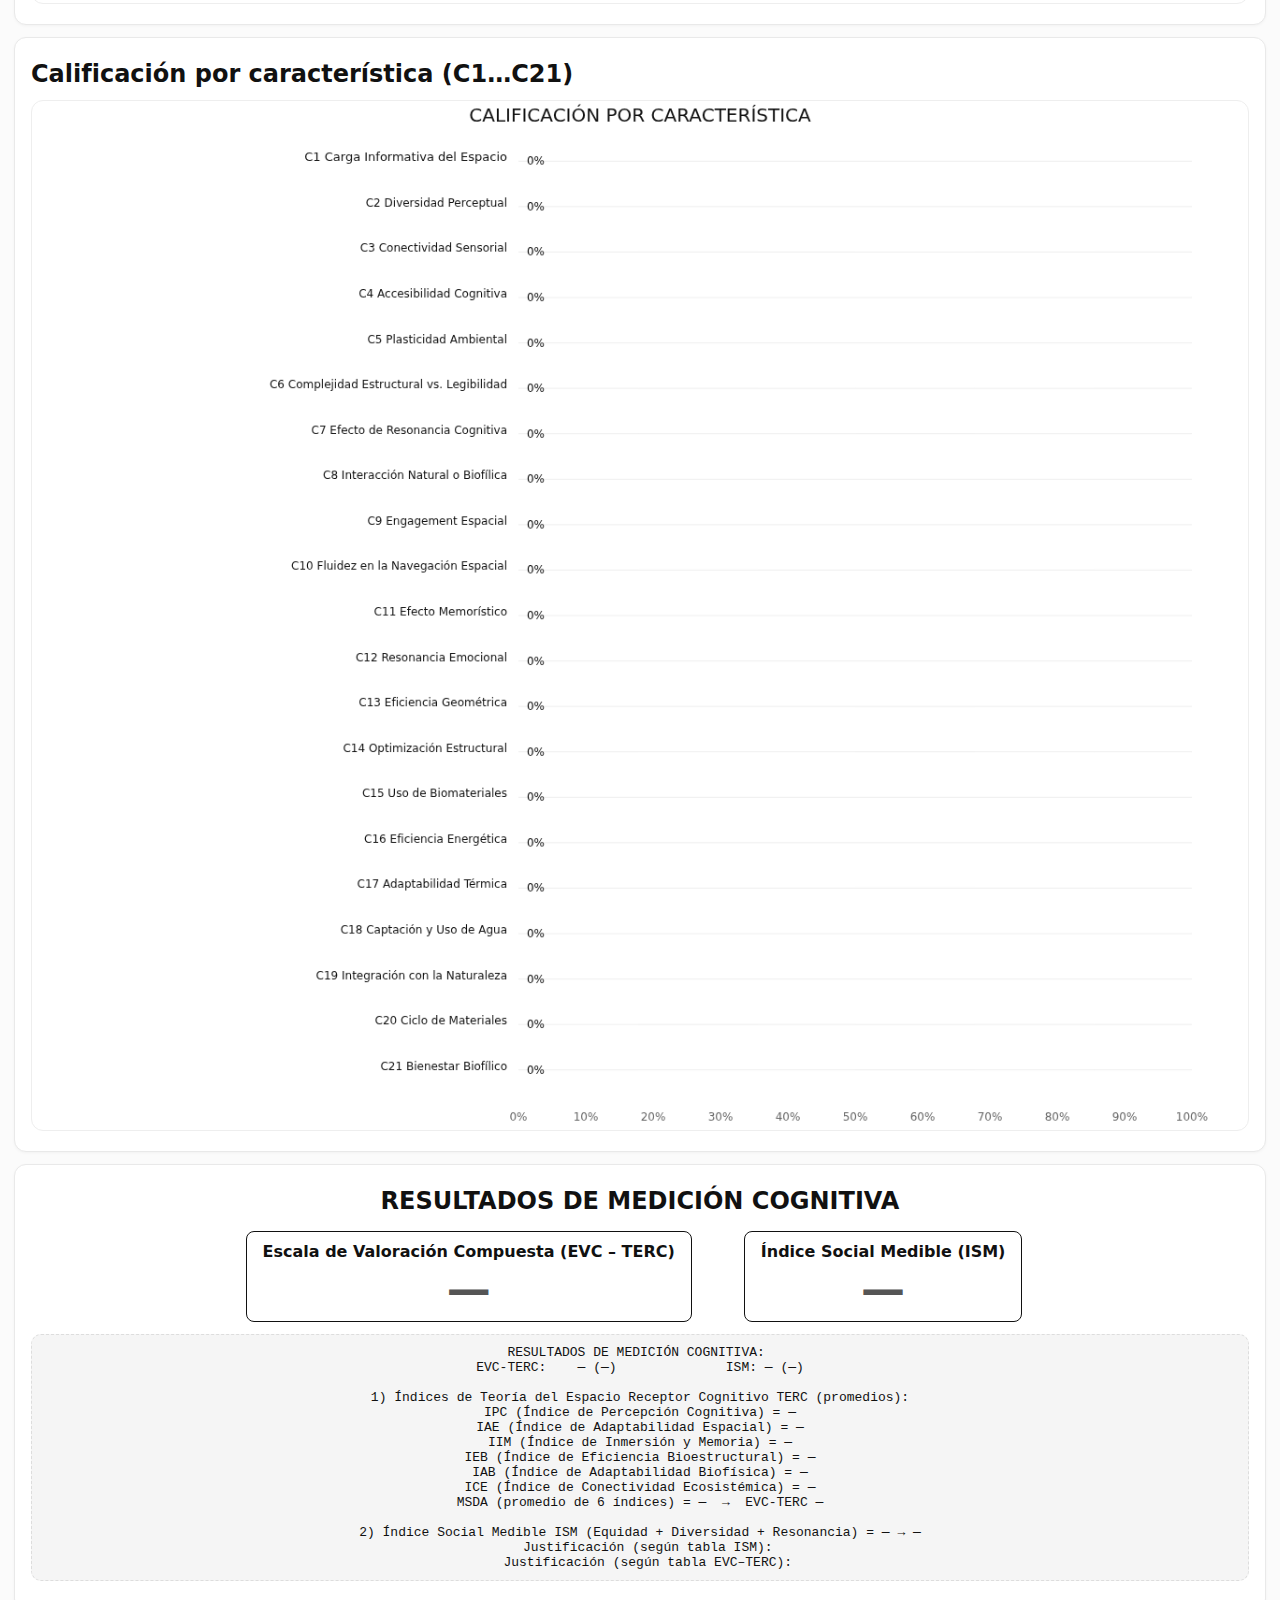
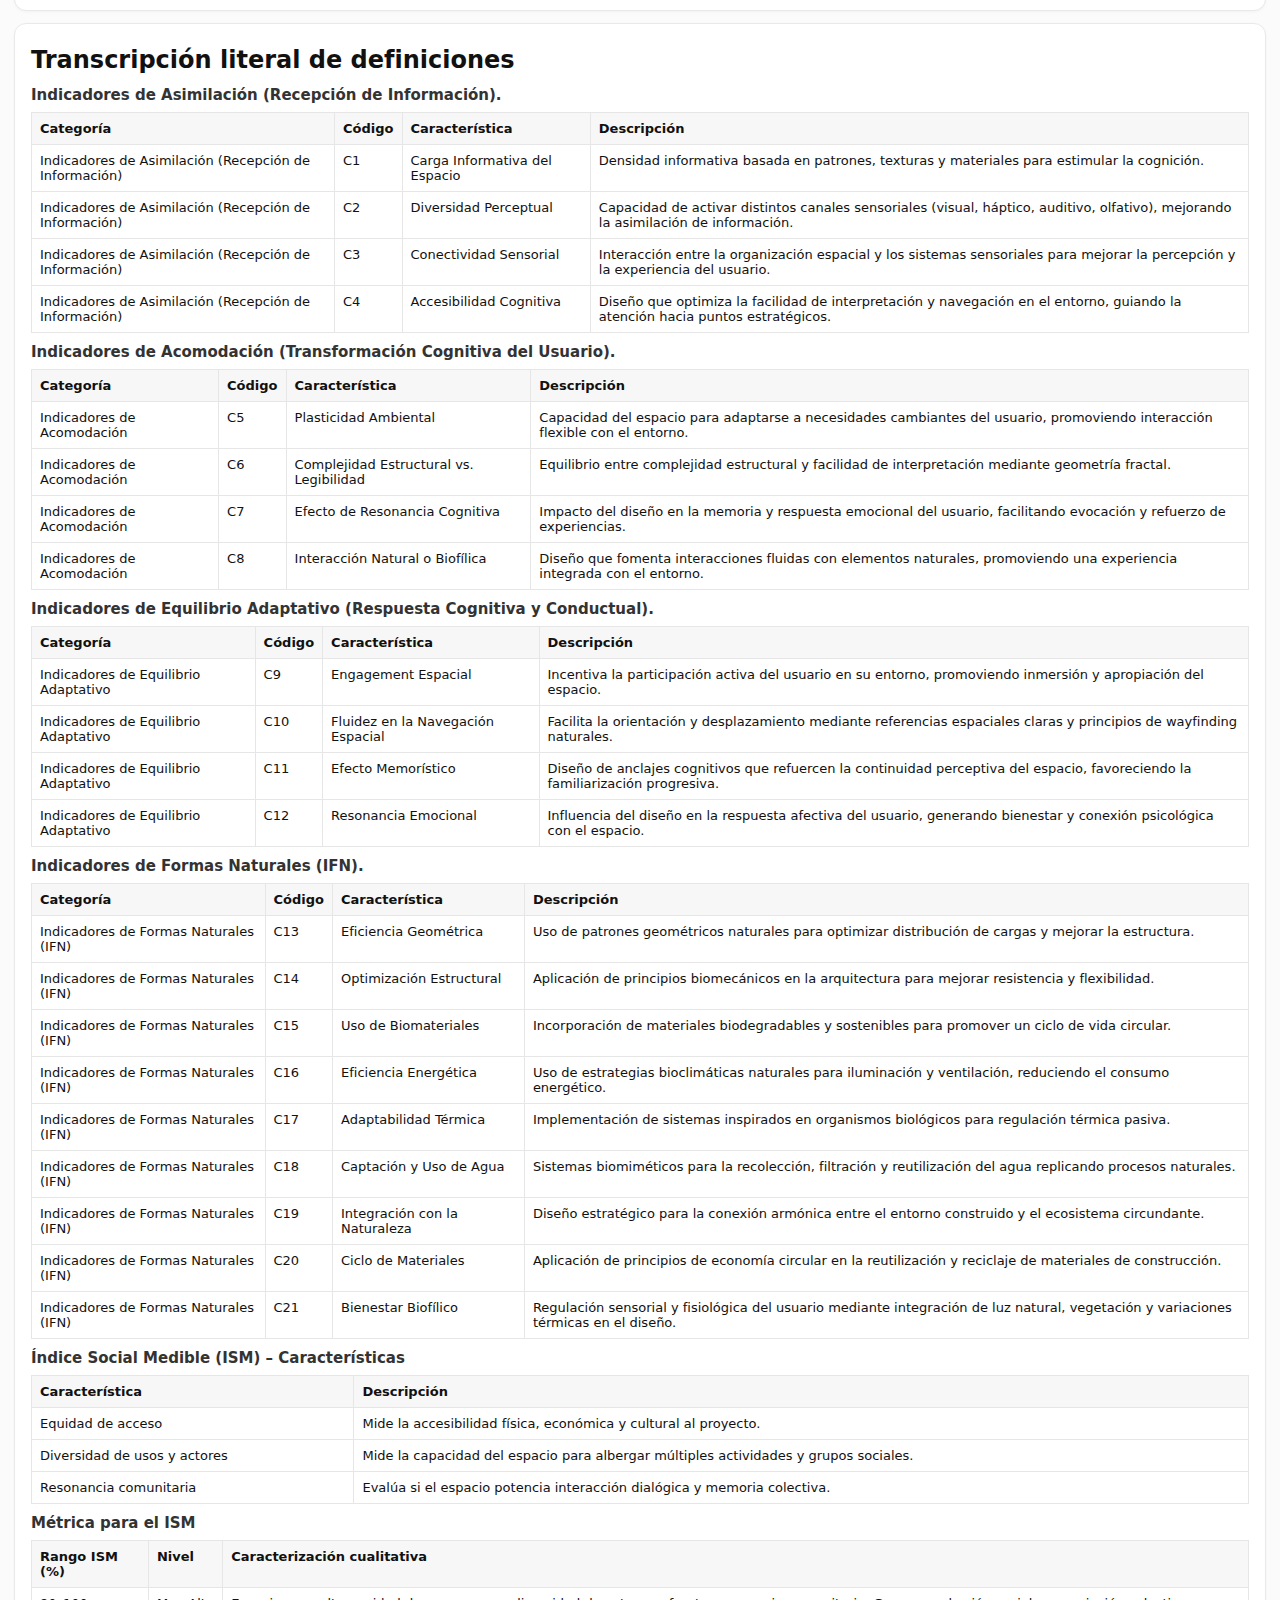
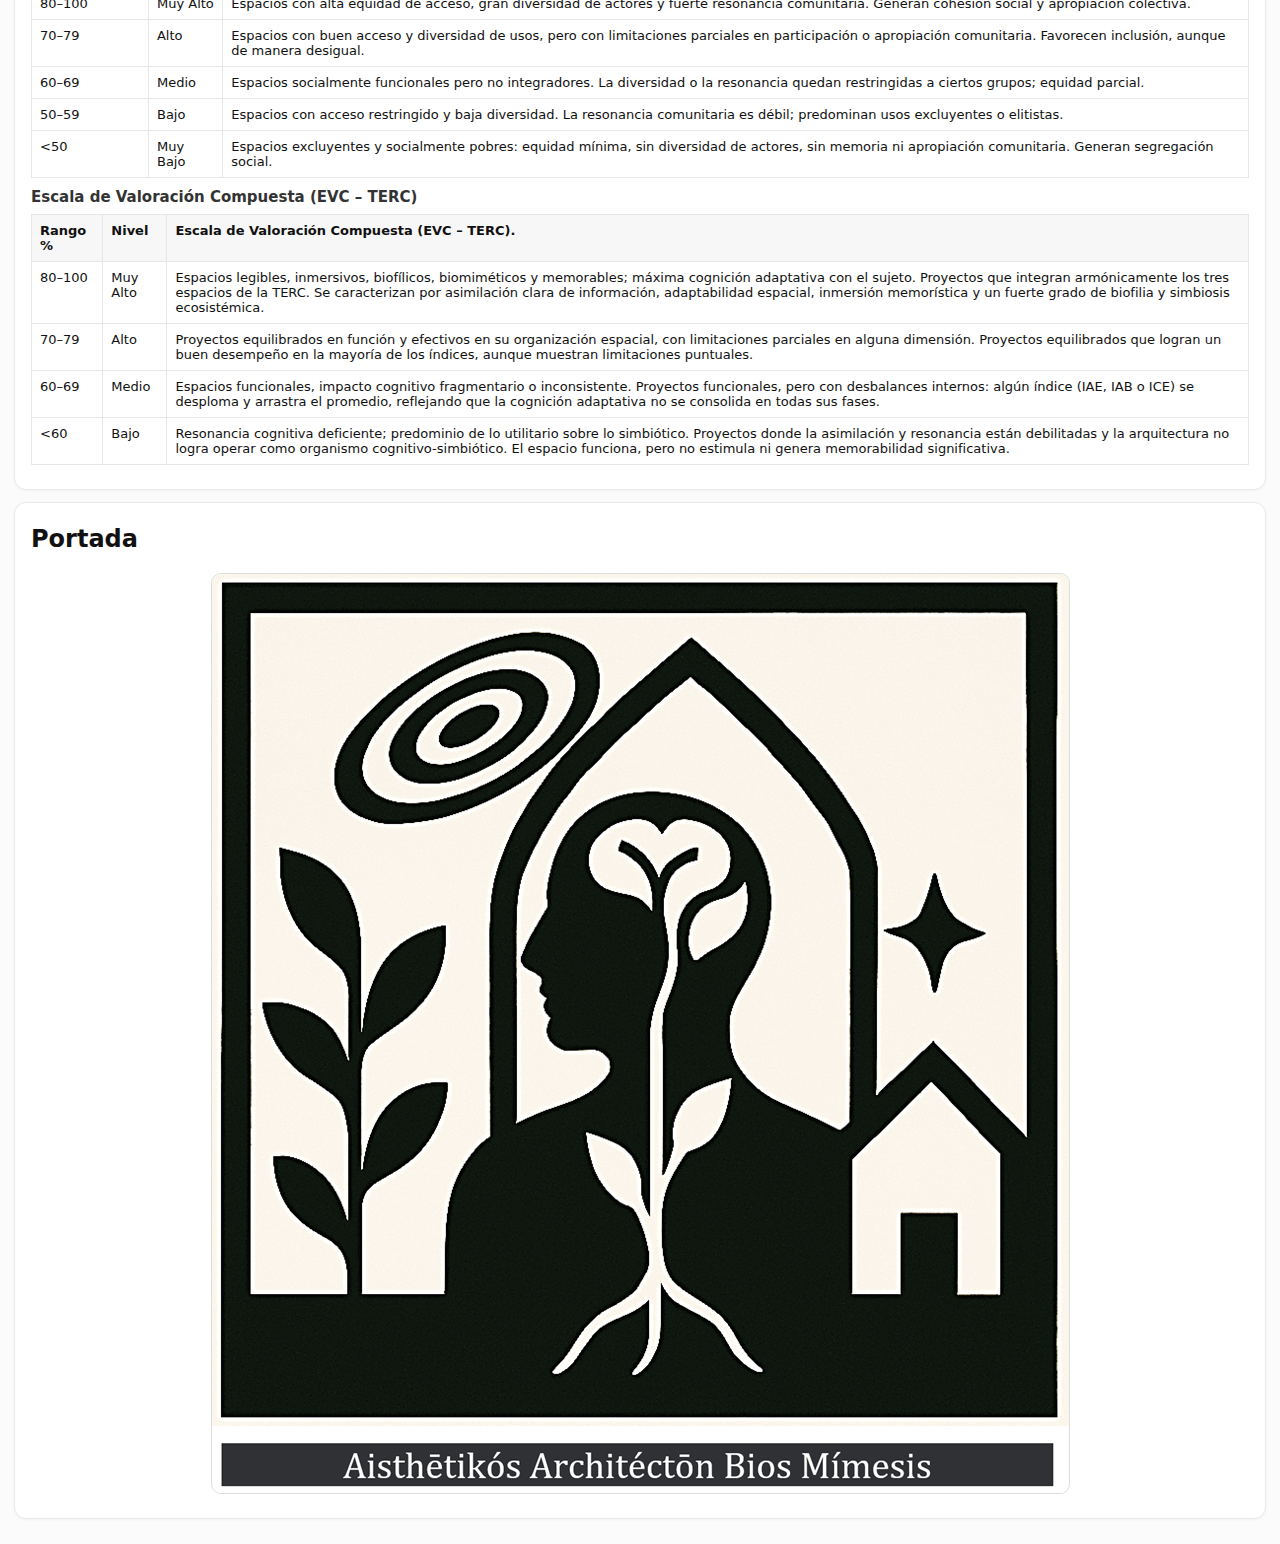
<file: app_msda_ism_v12.html>
<!doctype html>
<html lang="es">
<head>
<meta charset="utf-8">
<meta name="viewport" content="width=device-width,initial-scale=1">
<title>Estética de la arquitectura biomimética: Un Enfoque Cognitivo y Simbiótico para el diseño.</title>
<link rel="stylesheet" href="styles_v12.css">
</head>
<body>

<header>
  <h1>Metodología Simbiótica de Diseño Arquitectónico.</h1>
  <p class="muted">
    Transcripción literal de tablas y denominaciones para Mediciones de la Teoría del Espacio Receptor Cognitivo TERC.<br>
    A continuación, ingrese valores (0–100) para C1–C21 y para ISM (Equidad, Diversidad, Resonancia).
  </p>
</header>
<main>

  <section class="cover-intro">
    <div class="cover-text">
      <h1>Estética de la arquitectura biomimética:<br>Un Enfoque Cognitivo y Simbiótico para el diseño.</h1>
      <p>
        <strong>LUIS FREY ZAPATA HENAO</strong><br>
        Arquitecto Magister en Estética.<br>
        PhD. en Arquitectura<br>
        <span class="hero-mail">luisfreyzapata.arquitecto@gmail.com</span>
      </p>
    </div>
    <div class="cover-wrap">
      <img src="assets/portada_v10.png" alt="Portada del trabajo" class="cover-img">
    </div>
  </section>

  <section class="card">
    <div class="row">
      <label class="lbl">Proyecto</label>
      <input id="projName" class="field" placeholder="Nombre del proyecto">
      <button id="demoBtn" class="btn">Cargar DEMO</button>
      <input id="csvFile" type="file" accept=".csv" style="display:none">
      <button id="csvBtn" class="btn ghost">Cargar CSV (plantilla)</button>
      <button id="goCalc" class="btn">Calcular + Dibujar</button>
      <button id="goJPG" class="btn">Exportar JPEG (alta)</button>
    </div>
    <p id="csvStatus" class="small muted"></p>
  </section>

  <section class="card">
    <h2>Entradas — C1..C21 + ISM (0–100)</h2>
    <div class="grid">
      <div>
        <h3>Asimilación (Recepción de información)</h3>
        <label>C1 Carga Informativa del Espacio <input type="number" id="C1" min="0" max="100" class="num"></label>
        <label>C2 Diversidad Perceptual <input type="number" id="C2" min="0" max="100" class="num"></label>
        <label>C3 Conectividad Sensorial <input type="number" id="C3" min="0" max="100" class="num"></label>
        <label>C4 Accesibilidad Cognitiva <input type="number" id="C4" min="0" max="100" class="num"></label>
        <h3>Acomodación (Transformación Cognitiva del Usuario)</h3>
        <label>C5 Plasticidad Ambiental <input type="number" id="C5" min="0" max="100" class="num"></label>
        <label>C6 Complejidad Estructural vs. Legibilidad <input type="number" id="C6" min="0" max="100" class="num"></label>
        <label>C7 Efecto de Resonancia Cognitiva <input type="number" id="C7" min="0" max="100" class="num"></label>
        <label>C8 Interacción Natural o Biofílica <input type="number" id="C8" min="0" max="100" class="num"></label>
      </div>
      <div>
        <h3>Indicadores de Equilibrio Adaptativo (Respuesta Cognitiva y Conductual)</h3>
        <label>C9 Engagement Espacial <input type="number" id="C9" min="0" max="100" class="num"></label>
        <label>C10 Fluidez en la Navegación Espacial <input type="number" id="C10" min="0" max="100" class="num"></label>
        <label>C11 Efecto Memorístico <input type="number" id="C11" min="0" max="100" class="num"></label>
        <label>C12 Resonancia Emocional <input type="number" id="C12" min="0" max="100" class="num"></label>
        <h3>Indicadores Biomiméticos (Bioestructural)</h3>
        <label>C13 Eficiencia Geométrica <input type="number" id="C13" min="0" max="100" class="num"></label>
        <label>C14 Optimización Estructural <input type="number" id="C14" min="0" max="100" class="num"></label>
        <label>C15 Uso de Biomateriales <input type="number" id="C15" min="0" max="100" class="num"></label>
      </div>
      <div>
        <h3>Biomímesis (Biofísica) y Ecosistémica</h3>
        <label>C16 Eficiencia Energética <input type="number" id="C16" min="0" max="100" class="num"></label>
        <label>C17 Adaptabilidad Térmica <input type="number" id="C17" min="0" max="100" class="num"></label>
        <label>C18 Captación y Uso de Agua <input type="number" id="C18" min="0" max="100" class="num"></label>
        <label>C19 Integración con la Naturaleza <input type="number" id="C19" min="0" max="100" class="num"></label>
        <label>C20 Ciclo de Materiales <input type="number" id="C20" min="0" max="100" class="num"></label>
        <label>C21 Bienestar Biofílico <input type="number" id="C21" min="0" max="100" class="num"></label>
        <h3>Índice Social Medible (ISM)</h3>
        <label>Equidad de acceso <input type="number" id="EQ" min="0" max="100" class="num"></label>
        <label>Diversidad de usos y actores <input type="number" id="DIV" min="0" max="100" class="num"></label>
        <label>Resonancia comunitaria <input type="number" id="RES" min="0" max="100" class="num"></label>
      </div>
    </div>
    <p class="small">CSV: columnas = Proyecto,C1..C21,Equidad,Diversidad,Resonancia (primera fila de datos).</p>
  </section>

  <section class="card">
    <h2>Radar MSDA/TERC (6) + Triángulo ISM (3)</h2>
    <canvas id="radar" width="1100" height="1100"></canvas>
  </section>

  <section class="card">
    <h2>Calificación por característica (C1…C21)</h2>
    <canvas id="bars" width="1300" height="1100"></canvas>
  </section>

  <section class="card resultados">
    <h2 class="res-title">RESULTADOS DE MEDICIÓN COGNITIVA</h2>
    <div class="placas-wrap">
      <div class="placa">
        <h4>Escala de Valoración Compuesta (EVC – TERC)</h4>
        <div id="placaEVC" class="valor">—</div>
      </div>
      <div class="placa">
        <h4>Índice Social Medible (ISM)</h4>
        <div id="placaISM" class="valor">—</div>
      </div>
    </div>
    <pre id="resultadoTxt" class="mono" style="margin-top:12px"></pre>
  </section>

  <section class="card">
    <h2>Transcripción literal de definiciones</h2>

    <h3>Indicadores de Asimilación (Recepción de Información).</h3>
    <table>
      <thead><tr><th>Categoría</th><th>Código</th><th>Característica</th><th>Descripción</th></tr></thead>
      <tbody>
        <tr><td>Indicadores de Asimilación (Recepción de Información)</td><td>C1</td><td>Carga Informativa del Espacio</td><td>Densidad informativa basada en patrones, texturas y materiales para estimular la cognición.</td></tr>
        <tr><td>Indicadores de Asimilación (Recepción de Información)</td><td>C2</td><td>Diversidad Perceptual</td><td>Capacidad de activar distintos canales sensoriales (visual, háptico, auditivo, olfativo), mejorando la asimilación de información.</td></tr>
        <tr><td>Indicadores de Asimilación (Recepción de Información)</td><td>C3</td><td>Conectividad Sensorial</td><td>Interacción entre la organización espacial y los sistemas sensoriales para mejorar la percepción y la experiencia del usuario.</td></tr>
        <tr><td>Indicadores de Asimilación (Recepción de Información)</td><td>C4</td><td>Accesibilidad Cognitiva</td><td>Diseño que optimiza la facilidad de interpretación y navegación en el entorno, guiando la atención hacia puntos estratégicos.</td></tr>
      </tbody>
    </table>

    <h3>Indicadores de Acomodación (Transformación Cognitiva del Usuario).</h3>
    <table>
      <thead><tr><th>Categoría</th><th>Código</th><th>Característica</th><th>Descripción</th></tr></thead>
      <tbody>
        <tr><td>Indicadores de Acomodación</td><td>C5</td><td>Plasticidad Ambiental</td><td>Capacidad del espacio para adaptarse a necesidades cambiantes del usuario, promoviendo interacción flexible con el entorno.</td></tr>
        <tr><td>Indicadores de Acomodación</td><td>C6</td><td>Complejidad Estructural vs. Legibilidad</td><td>Equilibrio entre complejidad estructural y facilidad de interpretación mediante geometría fractal.</td></tr>
        <tr><td>Indicadores de Acomodación</td><td>C7</td><td>Efecto de Resonancia Cognitiva</td><td>Impacto del diseño en la memoria y respuesta emocional del usuario, facilitando evocación y refuerzo de experiencias.</td></tr>
        <tr><td>Indicadores de Acomodación</td><td>C8</td><td>Interacción Natural o Biofílica</td><td>Diseño que fomenta interacciones fluidas con elementos naturales, promoviendo una experiencia integrada con el entorno.</td></tr>
      </tbody>
    </table>

    <h3>Indicadores de Equilibrio Adaptativo (Respuesta Cognitiva y Conductual).</h3>
    <table>
      <thead><tr><th>Categoría</th><th>Código</th><th>Característica</th><th>Descripción</th></tr></thead>
      <tbody>
        <tr><td>Indicadores de Equilibrio Adaptativo</td><td>C9</td><td>Engagement Espacial</td><td>Incentiva la participación activa del usuario en su entorno, promoviendo inmersión y apropiación del espacio.</td></tr>
        <tr><td>Indicadores de Equilibrio Adaptativo</td><td>C10</td><td>Fluidez en la Navegación Espacial</td><td>Facilita la orientación y desplazamiento mediante referencias espaciales claras y principios de wayfinding naturales.</td></tr>
        <tr><td>Indicadores de Equilibrio Adaptativo</td><td>C11</td><td>Efecto Memorístico</td><td>Diseño de anclajes cognitivos que refuercen la continuidad perceptiva del espacio, favoreciendo la familiarización progresiva.</td></tr>
        <tr><td>Indicadores de Equilibrio Adaptativo</td><td>C12</td><td>Resonancia Emocional</td><td>Influencia del diseño en la respuesta afectiva del usuario, generando bienestar y conexión psicológica con el espacio.</td></tr>
      </tbody>
    </table>

    <h3>Indicadores de Formas Naturales (IFN).</h3>
    <table>
      <thead><tr><th>Categoría</th><th>Código</th><th>Característica</th><th>Descripción</th></tr></thead>
      <tbody>
        <tr><td>Indicadores de Formas Naturales (IFN)</td><td>C13</td><td>Eficiencia Geométrica</td><td>Uso de patrones geométricos naturales para optimizar distribución de cargas y mejorar la estructura.</td></tr>
        <tr><td>Indicadores de Formas Naturales (IFN)</td><td>C14</td><td>Optimización Estructural</td><td>Aplicación de principios biomecánicos en la arquitectura para mejorar resistencia y flexibilidad.</td></tr>
        <tr><td>Indicadores de Formas Naturales (IFN)</td><td>C15</td><td>Uso de Biomateriales</td><td>Incorporación de materiales biodegradables y sostenibles para promover un ciclo de vida circular.</td></tr>
        <tr><td>Indicadores de Formas Naturales (IFN)</td><td>C16</td><td>Eficiencia Energética</td><td>Uso de estrategias bioclimáticas naturales para iluminación y ventilación, reduciendo el consumo energético.</td></tr>
        <tr><td>Indicadores de Formas Naturales (IFN)</td><td>C17</td><td>Adaptabilidad Térmica</td><td>Implementación de sistemas inspirados en organismos biológicos para regulación térmica pasiva.</td></tr>
        <tr><td>Indicadores de Formas Naturales (IFN)</td><td>C18</td><td>Captación y Uso de Agua</td><td>Sistemas biomiméticos para la recolección, filtración y reutilización del agua replicando procesos naturales.</td></tr>
        <tr><td>Indicadores de Formas Naturales (IFN)</td><td>C19</td><td>Integración con la Naturaleza</td><td>Diseño estratégico para la conexión armónica entre el entorno construido y el ecosistema circundante.</td></tr>
        <tr><td>Indicadores de Formas Naturales (IFN)</td><td>C20</td><td>Ciclo de Materiales</td><td>Aplicación de principios de economía circular en la reutilización y reciclaje de materiales de construcción.</td></tr>
        <tr><td>Indicadores de Formas Naturales (IFN)</td><td>C21</td><td>Bienestar Biofílico</td><td>Regulación sensorial y fisiológica del usuario mediante integración de luz natural, vegetación y variaciones térmicas en el diseño.</td></tr>
      </tbody>
    </table>

    <!-- NUEVA TABLA: ISM Características (antes de la métrica ISM) -->
    <h3>Índice Social Medible (ISM) – Características</h3>
    <table>
      <thead><tr><th>Característica</th><th>Descripción</th></tr></thead>
      <tbody>
        <tr><td>Equidad de acceso</td><td>Mide la accesibilidad física, económica y cultural al proyecto.</td></tr>
        <tr><td>Diversidad de usos y actores</td><td>Mide la capacidad del espacio para albergar múltiples actividades y grupos sociales.</td></tr>
        <tr><td>Resonancia comunitaria</td><td>Evalúa si el espacio potencia interacción dialógica y memoria colectiva.</td></tr>
      </tbody>
    </table>

    <h3>Métrica para el ISM</h3>
    <table>
      <thead><tr><th>Rango ISM (%)</th><th>Nivel</th><th>Caracterización cualitativa</th></tr></thead>
      <tbody>
        <tr><td>80–100</td><td>Muy Alto</td><td>Espacios con alta equidad de acceso, gran diversidad de actores y fuerte resonancia comunitaria. Generan cohesión social y apropiación colectiva.</td></tr>
        <tr><td>70–79</td><td>Alto</td><td>Espacios con buen acceso y diversidad de usos, pero con limitaciones parciales en participación o apropiación comunitaria. Favorecen inclusión, aunque de manera desigual.</td></tr>
        <tr><td>60–69</td><td>Medio</td><td>Espacios socialmente funcionales pero no integradores. La diversidad o la resonancia quedan restringidas a ciertos grupos; equidad parcial.</td></tr>
        <tr><td>50–59</td><td>Bajo</td><td>Espacios con acceso restringido y baja diversidad. La resonancia comunitaria es débil; predominan usos excluyentes o elitistas.</td></tr>
        <tr><td>&lt;50</td><td>Muy Bajo</td><td>Espacios excluyentes y socialmente pobres: equidad mínima, sin diversidad de actores, sin memoria ni apropiación comunitaria. Generan segregación social.</td></tr>
      </tbody>
    </table>

    <h3>Escala de Valoración Compuesta (EVC – TERC)</h3>
    <table>
      <thead><tr><th>Rango %</th><th>Nivel</th><th>Escala de Valoración Compuesta (EVC – TERC).</th></tr></thead>
      <tbody>
        <tr><td>80–100</td><td>Muy Alto</td><td>Espacios legibles, inmersivos, biofílicos, biomiméticos y memorables; máxima cognición adaptativa con el sujeto. Proyectos que integran armónicamente los tres espacios de la TERC. Se caracterizan por asimilación clara de información, adaptabilidad espacial, inmersión memorística y un fuerte grado de biofilia y simbiosis ecosistémica.</td></tr>
        <tr><td>70–79</td><td>Alto</td><td>Proyectos equilibrados en función y efectivos en su organización espacial, con limitaciones parciales en alguna dimensión. Proyectos equilibrados que logran un buen desempeño en la mayoría de los índices, aunque muestran limitaciones puntuales.</td></tr>
        <tr><td>60–69</td><td>Medio</td><td>Espacios funcionales, impacto cognitivo fragmentario o inconsistente.  Proyectos funcionales, pero con desbalances internos: algún índice (IAE, IAB o ICE) se desploma y arrastra el promedio, reflejando que la cognición adaptativa no se consolida en todas sus fases.</td></tr>
        <tr><td>&lt;60</td><td>Bajo</td><td>Resonancia cognitiva deficiente; predominio de lo utilitario sobre lo simbiótico. Proyectos donde la asimilación y resonancia están debilitadas y la arquitectura no logra operar como organismo cognitivo-simbiótico. El espacio funciona, pero no estimula ni genera memorabilidad significativa.</td></tr>
      </tbody>
    </table>

    <!-- Se elimina la lista <ul> redundante del ISM para evitar duplicidad -->
  </section>

  <section class="card cover">
    <h2>Portada</h2>
    <div class="cover-wrap">
      <img src="assets/portada_v10.png" alt="Portada del trabajo" class="cover-img">
    </div>
  </section>

</main>

<script>
const g=id=>document.getElementById(id);
const nv=id=>{const x=parseFloat(g(id).value);return isNaN(x)?null:x};
const prom=a=>{const f=a.filter(v=>v!=null);return f.length?f.reduce((s,v)=>s+v,0)/f.length:null};

function calcAll(){
  const v = {};
  for(let i=1;i<=21;i++) v['C'+i]=nv('C'+i);
  const IPC=prom([v.C1,v.C2,v.C3,v.C4]);
  const IAE=prom([v.C5,v.C6,v.C7,v.C8]);
  const IIM=prom([v.C9,v.C10,v.C11,v.C12]);
  const IEB=prom([v.C13,v.C14,v.C15]);
  const IAB=prom([v.C16,v.C17,v.C18]);
  const ICE=prom([v.C19,v.C20,v.C21]);
  const EQ=nv('EQ'),DIV=nv('DIV'),RES=nv('RES');
  const ISM=prom([EQ,DIV,RES]);
  const MSDA=prom([IPC,IAE,IIM,IEB,IAB,ICE]);
  return {v,IPC,IAE,IIM,IEB,IAB,ICE,EQ,DIV,RES,ISM,MSDA};
}

// Escala tipo semáforo
function colorSemaforo(val){
  if(val==null) return '#555';
  if(val>=80) return '#2e7d32';   // muy alto · verde fuerte
  if(val>=70) return '#66bb6a';   // alto · verde
  if(val>=60) return '#fdd835';   // medio · amarillo
  if(val>=50) return '#fb8c00';   // bajo · naranja
  return '#c62828';               // muy bajo · rojo
}
function nivel(val){
  if(val==null) return '—';
  if(val>=80) return 'Muy Alto';
  if(val>=70) return 'Alto';
  if(val>=60) return 'Medio';
  if(val>=50) return 'Bajo';
  return 'Muy Bajo';
}
function descISM(val){
  if(val==null) return '';
  if(val>=80) return 'Espacios con alta equidad de acceso, gran diversidad de actores y fuerte resonancia comunitaria. Generan cohesión social y apropiación colectiva.';
  if(val>=70) return 'Espacios con buen acceso y diversidad de usos, pero con limitaciones parciales en participación o apropiación comunitaria. Favorecen inclusión, aunque de manera desigual.';
  if(val>=60) return 'Espacios socialmente funcionales pero no integradores. La diversidad o la resonancia quedan restringidas a ciertos grupos; equidad parcial.';
  if(val>=50) return 'Espacios con acceso restringido y baja diversidad. La resonancia comunitaria es débil; predominan usos excluyentes o elitistas.';
  return 'Espacios excluyentes y socialmente pobres: equidad mínima, sin diversidad de actores, sin memoria ni apropiación comunitaria. Generan segregación social.';
}
function descEVC(val){
  if(val==null) return '';
  if(val>=80) return 'Espacios legibles, inmersivos, biofílicos, biomiméticos y memorables; máxima cognición adaptativa con el sujeto. Integración armónica de los tres espacios de la TERC.';
  if(val>=70) return 'Proyectos equilibrados y efectivos en su organización espacial, con limitaciones parciales en alguna dimensión.';
  if(val>=60) return 'Proyectos funcionales con desbalances internos; algún índice (IPC, IAE, IIM, IEB, IAB o ICE) se desploma y arrastra el promedio.';
  return 'Resonancia cognitiva deficiente; predominio de lo utilitario sobre lo simbiótico. El espacio funciona pero no genera memorabilidad significativa.';
}

function drawRadar(){
  const cv=g('radar'),ctx=cv.getContext('2d');
  const W=cv.width,H=cv.height,cx=W/2,cy=H/2,R=Math.min(W,H)*0.38;
  ctx.clearRect(0,0,W,H);
  const ring=t=>R*(t/100);
  ctx.strokeStyle="#e1e1e1";ctx.lineWidth=1;
  for(let t=0;t<=100;t+=10){ctx.beginPath();ctx.arc(cx,cy,ring(t),0,2*Math.PI);ctx.stroke()}
  const axes=["IPC","IAE","IIM","IEB","IAB","ICE"];
  const labels=[
    "Índice de\nPercepción\nCognitiva (IPC)",
    "Índice de\nAdaptabilidad\nEspacial (IAE)",
    "Índice de\nInmersión y\nMemoria (IIM)",
    "Índice de\nEficiencia\nBioestructural (IEB)",
    "Índice de\nAdaptabilidad\nBiofísica (IAB)",
    "Índice de\nConectividad\nEcosistémica (ICE)"
  ];
  const ang=axes.map((_,i)=>-Math.PI/2+i*(2*Math.PI/axes.length));
  ctx.setLineDash([5,5]);
  labels.forEach((lab,i)=>{
    const a=ang[i],x=cx+R*Math.cos(a),y=cy+R*Math.sin(a);
    ctx.strokeStyle="#888";ctx.beginPath();ctx.moveTo(cx,cy);ctx.lineTo(x,y);ctx.stroke();
    const lx=cx+(R+30)*Math.cos(a),ly=cy+(R+30)*Math.sin(a);
    ctx.fillStyle="#333";ctx.font="12px system-ui,sans-serif";ctx.textAlign="center";ctx.textBaseline="middle";
    lab.split("\n").forEach((s,k)=>ctx.fillText(s,lx,ly+(k-1)*14));
  });
  ctx.setLineDash([]);
  const p=calcAll();
  const poly=axes.map((k,i)=>{
    const v=Math.max(0,Math.min(100,p[k]||0));
    return [cx+ring(v)*Math.cos(ang[i]),cy+ring(v)*Math.sin(ang[i])];
  });
  ctx.beginPath();poly.forEach((pt,i)=>i?ctx.lineTo(pt[0],pt[1]):ctx.moveTo(pt[0],pt[1]));ctx.closePath();
  ctx.fillStyle="rgba(0,0,0,.06)";ctx.strokeStyle="#111";ctx.lineWidth=2;ctx.fill();ctx.stroke();
  ctx.fillStyle="#111";ctx.font="11px system-ui,sans-serif";ctx.textAlign="center";
  poly.forEach((pt,i)=>{ctx.beginPath();ctx.arc(pt[0],pt[1],3,0,2*Math.PI);ctx.fill();const val=Math.round(p[axes[i]]||0);ctx.fillText(String(val),pt[0],pt[1]-12)});
  // ISM triangle
  const a3=[-Math.PI/2,-Math.PI/2+2*Math.PI/3,-Math.PI/2+4*Math.PI/3];
  const vals=[p.EQ||0,p.DIV||0,p.RES||0].map(v=>Math.max(0,Math.min(100,v)));
  const tri=a3.map((a,i)=>[cx+ring(vals[i])*Math.cos(a),cy+ring(vals[i])*Math.sin(a)]);
  ctx.beginPath();tri.forEach((pt,i)=>i?ctx.lineTo(pt[0],pt[1]):ctx.moveTo(pt[0],pt[1]));ctx.closePath();
  ctx.fillStyle="rgba(200,0,0,.12)";ctx.strokeStyle="rgba(200,0,0,.9)";ctx.lineWidth=2;ctx.fill();ctx.stroke();
  const labs3=["Equidad de acceso","Diversidad de usos y actores","Resonancia comunitaria"];
  ctx.fillStyle="#b00000";ctx.font="12px system-ui,sans-serif";
  tri.forEach((pt,i)=>{ctx.beginPath();ctx.arc(pt[0],pt[1],3,0,2*Math.PI);ctx.fill();ctx.fillText(`${labs3[i]} (${Math.round(vals[i])})`,pt[0],pt[1]-12)});
  // título
  ctx.fillStyle="#111";ctx.font="16px system-ui,sans-serif";ctx.textAlign="center";ctx.fillText(`MSDA/TERC + ISM — ${g('projName').value||'Proyecto sin nombre'}`,cx,28);
}

function drawBars(){
  const cv=g('bars'),ctx=cv.getContext('2d');
  const W=cv.width,H=cv.height;ctx.clearRect(0,0,W,H);
  const p=calcAll(), vals=p.v;
  const labels=[
    "C1 Carga Informativa del Espacio","C2 Diversidad Perceptual","C3 Conectividad Sensorial","C4 Accesibilidad Cognitiva",
    "C5 Plasticidad Ambiental","C6 Complejidad Estructural vs. Legibilidad","C7 Efecto de Resonancia Cognitiva","C8 Interacción Natural o Biofílica",
    "C9 Engagement Espacial","C10 Fluidez en la Navegación Espacial","C11 Efecto Memorístico","C12 Resonancia Emocional",
    "C13 Eficiencia Geométrica","C14 Optimización Estructural","C15 Uso de Biomateriales",
    "C16 Eficiencia Energética","C17 Adaptabilidad Térmica","C18 Captación y Uso de Agua",
    "C19 Integración con la Naturaleza","C20 Ciclo de Materiales","C21 Bienestar Biofílico"
  ];
  const data=labels.map((lab,i)=>({lab,val:vals['C'+(i+1)]||0}));
  const padL=520,padR=60,padT=40,padB=40;
  const innerW=W-padL-padR, innerH=H-padT-padB;
  const rowH=innerH/labels.length;
  ctx.fillStyle="#111";ctx.font="20px system-ui,sans-serif";ctx.textAlign="center";ctx.fillText("CALIFICACIÓN POR CARACTERÍSTICA",W/2,22);
  ctx.textAlign="right";ctx.font="13px system-ui,sans-serif";
  data.forEach((d,i)=>{
    const y=padT+i*rowH+rowH*0.5;
    ctx.fillStyle="#111";ctx.fillText(d.lab,padL-12,y);
    ctx.strokeStyle="#eee";ctx.beginPath();ctx.moveTo(padL,y);ctx.lineTo(W-padR,y);ctx.stroke();
    const w=innerW*(Math.max(0,Math.min(100,d.val))/100);
    ctx.fillStyle=colorSemaforo(d.val);
    ctx.fillRect(padL,y-6,w,12);
    ctx.fillStyle="#0a0a0a";ctx.font="12px system-ui,sans-serif";ctx.textAlign="right";ctx.fillText(`${Math.round(d.val)}%`,padL+w+28,y+4);
  });
  ctx.textAlign="center";ctx.fillStyle="#666";
  for(let t=0;t<=100;t+=10){const x=padL+innerW*(t/100);ctx.fillText(t+"%",x,H-10);}
}

function updateResultados(){
  const p=calcAll();
  const fmt = x=> x==null ? '—' : Number(x).toFixed(2);
  g('placaEVC').textContent = fmt(p.MSDA);
  g('placaISM').textContent = fmt(p.ISM);
  g('placaEVC').style.color = colorSemaforo(p.MSDA);
  g('placaISM').style.color = colorSemaforo(p.ISM);

  const resumen = [
    'RESULTADOS DE MEDICIÓN COGNITIVA: ',
    `EVC-TERC:    ${fmt(p.MSDA)} (${nivel(p.MSDA)})              ISM: ${fmt(p.ISM)} (${nivel(p.ISM)})`,
    '',
    '1) Índices de Teoría del Espacio Receptor Cognitivo TERC (promedios):',
    `IPC (Índice de Percepción Cognitiva) = ${fmt(p.IPC)}`,
    `IAE (Índice de Adaptabilidad Espacial) = ${fmt(p.IAE)}`,
    `IIM (Índice de Inmersión y Memoria) = ${fmt(p.IIM)}`,
    `IEB (Índice de Eficiencia Bioestructural) = ${fmt(p.IEB)}`,
    `IAB (Índice de Adaptabilidad Biofísica) = ${fmt(p.IAB)}`,
    `ICE (Índice de Conectividad Ecosistémica) = ${fmt(p.ICE)}`,
    `MSDA (promedio de 6 índices) = ${fmt(p.MSDA)}  →  EVC-TERC ${nivel(p.MSDA)}`,
    '',
    `2) Índice Social Medible ISM (Equidad + Diversidad + Resonancia) = ${fmt(p.ISM)} → ${nivel(p.ISM)}`,
    `   Justificación (según tabla ISM): ${descISM(p.ISM)}`,
    `   Justificación (según tabla EVC–TERC): ${descEVC(p.MSDA)}`
  ].join('\n');
  g('resultadoTxt').textContent = resumen;
}

function drawAll(){ drawRadar(); drawBars(); updateResultados(); }

document.getElementById('goCalc').addEventListener('click', drawAll);

// DEMO
document.getElementById('demoBtn').addEventListener('click', ()=>{
  const demo = {Proyecto:'DEMO', C1:90,C2:85,C3:80,C4:60, C5:70,C6:75,C7:85,C8:95, C9:80,C10:70,C11:90,C12:85, C13:80,C14:75,C15:65, C16:60,C17:70,C18:80, C19:95,C20:50,C21:90, Equidad:78, Diversidad:74, Resonancia:76};
  g('projName').value = demo.Proyecto;
  for(let i=1;i<=21;i++) g('C'+i).value = demo['C'+i];
  g('EQ').value=demo.Equidad; g('DIV').value=demo.Diversidad; g('RES').value=demo.Resonancia;
  drawAll();
});

// CSV
document.getElementById('csvBtn').addEventListener('click', ()=> g('csvFile').click());
document.getElementById('csvFile').addEventListener('change', async (ev)=>{
  const f = ev.target.files[0]; if(!f){return}
  g('csvStatus').textContent = 'Leyendo CSV local...';
  const txt = await f.text();
  const lines = txt.trim().split(/\r?\n/);
  const headers = lines[0].split(',').map(s=>s.trim());
  const idx = (name)=> headers.indexOf(name);
  const row = lines[1] ? lines[1].split(',') : null;
  if(!row){ g('csvStatus').textContent='CSV vacío.'; return; }
  const get=(name)=>{ const i=idx(name); return i>=0? row[i].trim():''; };
  g('projName').value = get('Proyecto') || 'CSV';
  for(let i=1;i<=21;i++){ g('C'+i).value = get('C'+i) || ''; }
  g('EQ').value = get('Equidad') || '';
  g('DIV').value = get('Diversidad') || '';
  g('RES').value = get('Resonancia') || '';
  g('csvStatus').textContent = 'CSV cargado.';
  drawAll();
});

// Exportar JPEG en alta resolución
document.getElementById('goJPG').addEventListener('click', ()=>{
  const radar = g('radar'), bars = g('bars');
  const out = document.createElement('canvas');
  const marginTop = 40, between = 120, bottom = 60;
  const width = Math.max(radar.width, bars.width);
  const height = marginTop + radar.height + between + bars.height + bottom;
  out.width = width; out.height = height;
  const ctx = out.getContext('2d');
  ctx.fillStyle='#fff'; ctx.fillRect(0,0,width,height);
  // título
  ctx.fillStyle='#111'; ctx.font='22px system-ui,sans-serif'; ctx.textAlign='center';
  ctx.fillText('MSDA/TERC + ISM — ' + (g('projName').value||'Proyecto'), width/2, 28);
  // radar
  ctx.drawImage(radar, (width - radar.width)/2, marginTop);
  // placas
  ctx.fillStyle='#111'; ctx.font='16px system-ui,sans-serif'; ctx.textAlign='left';
  const yPlaca = marginTop + radar.height + 40;
  ctx.fillText('EVC–TERC:', 40, yPlaca);
  ctx.fillText('ISM:', 260, yPlaca);
  ctx.fillStyle = colorSemaforo(parseFloat(g('placaEVC').textContent));
  ctx.font='bold 40px system-ui,sans-serif';
  ctx.fillText(g('placaEVC').textContent || '—', 140, yPlaca+4);
  ctx.fillStyle = colorSemaforo(parseFloat(g('placaISM').textContent));
  ctx.fillText(g('placaISM').textContent || '—', 320, yPlaca+4);
  // barras
  ctx.drawImage(bars, (width - bars.width)/2, marginTop + radar.height + between);
  // descarga
  const link = document.createElement('a');
  link.download = (g('projName').value || 'msda_ism') + '_v12.jpg';
  link.href = out.toDataURL('image/jpeg', 0.96);
  link.click();
});

drawAll();
</script>
</body>
</html>
</file>
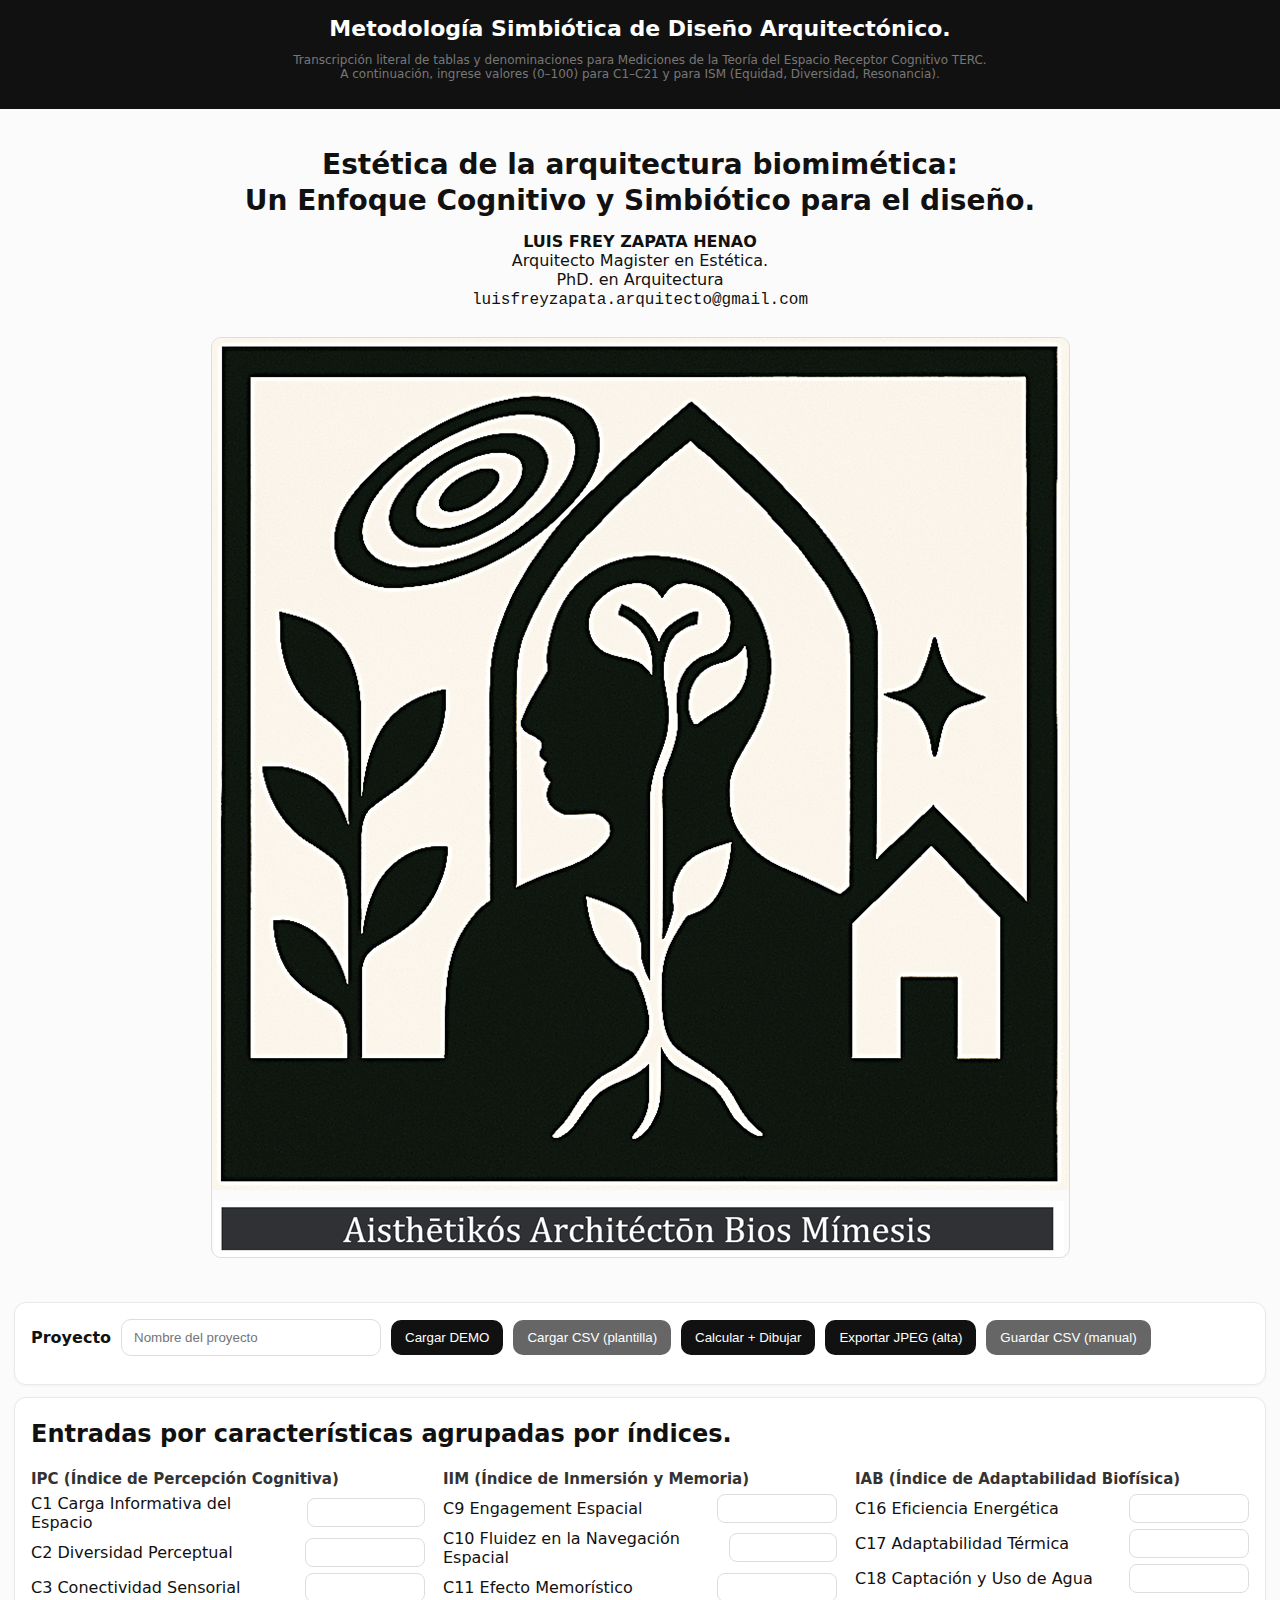
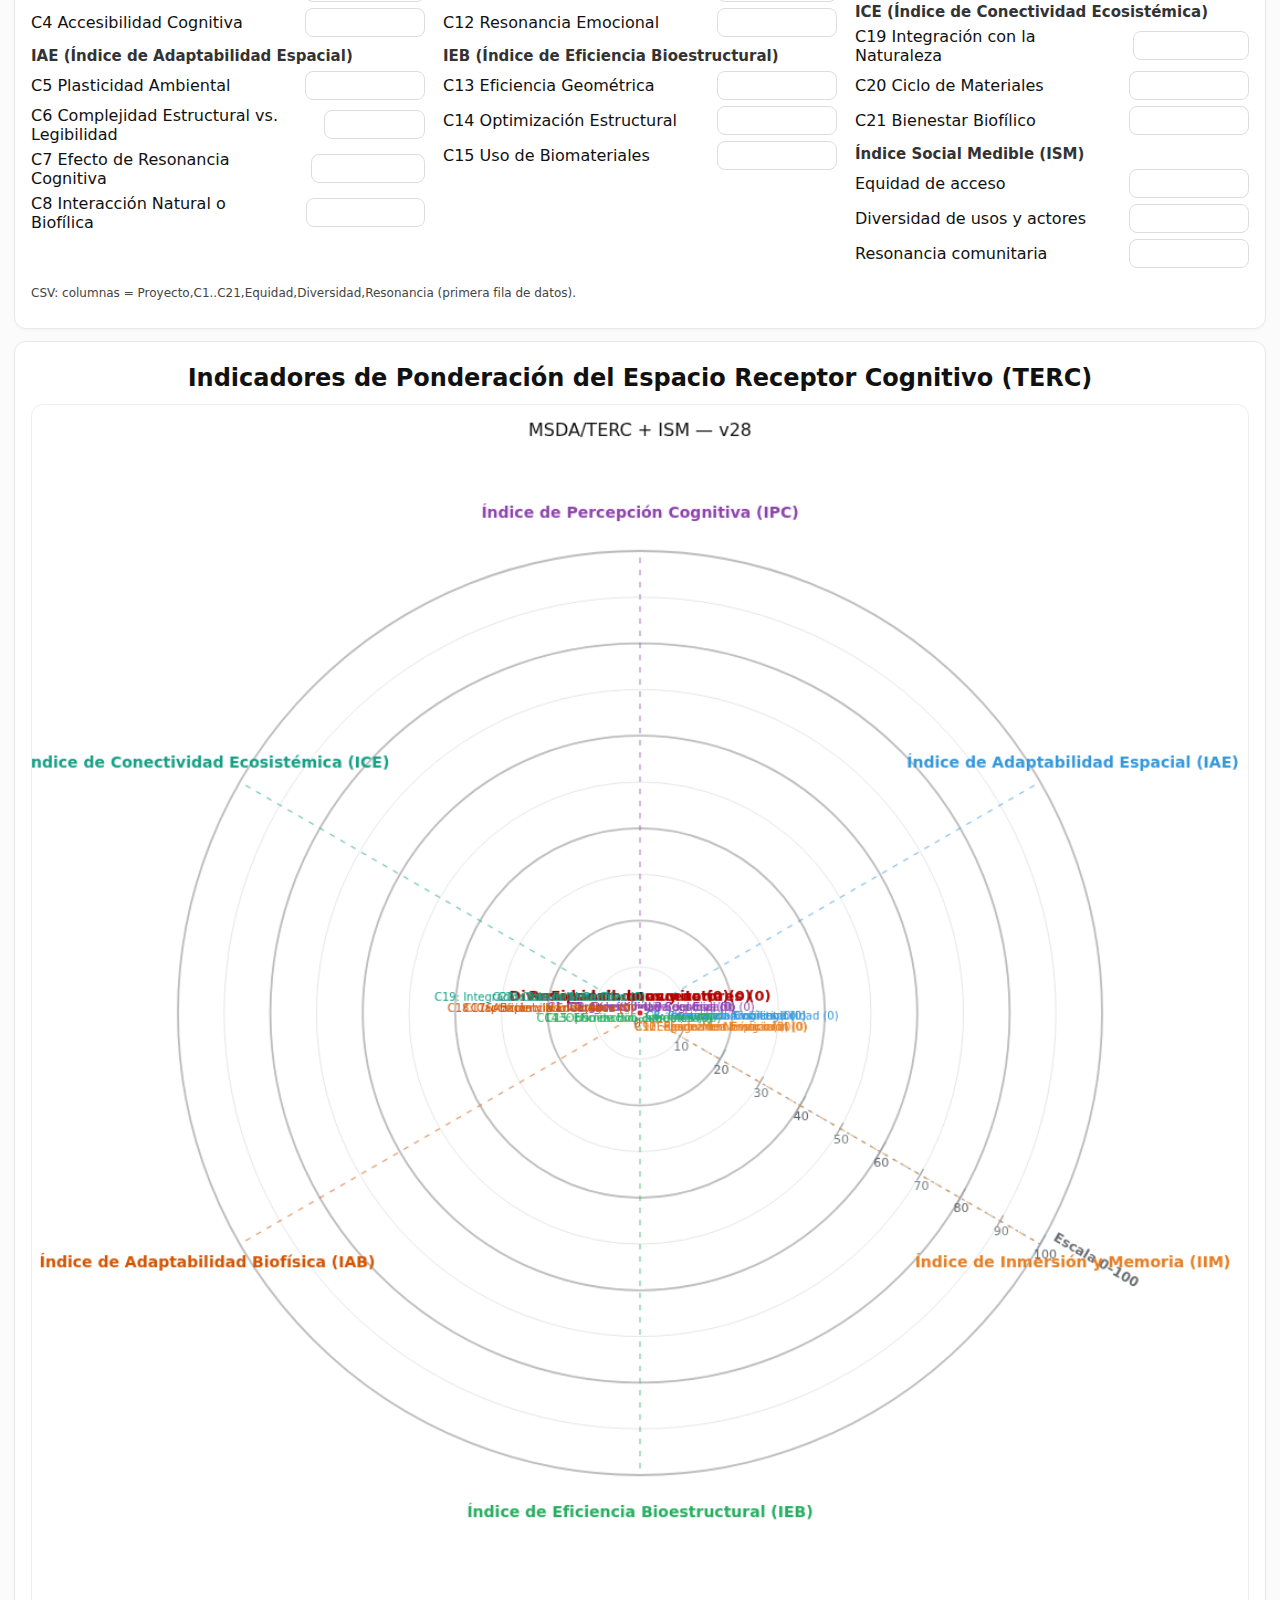
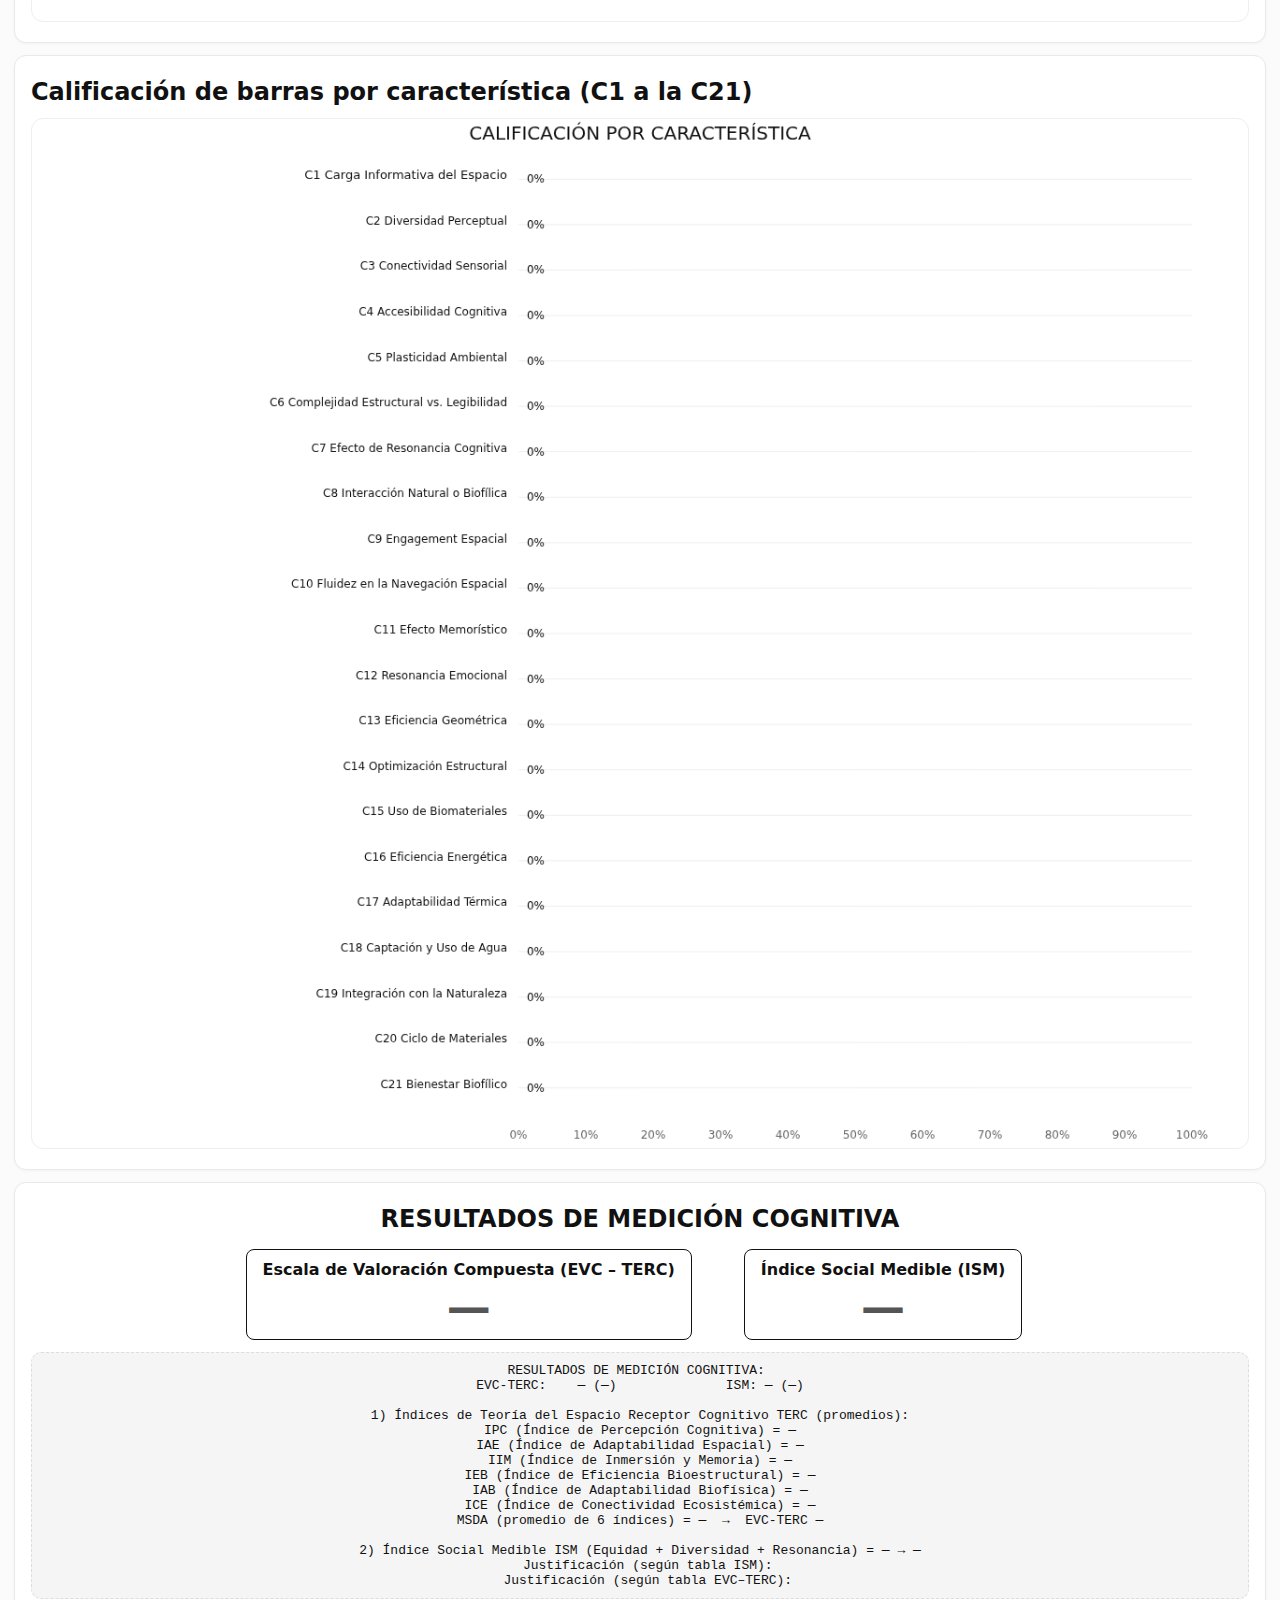
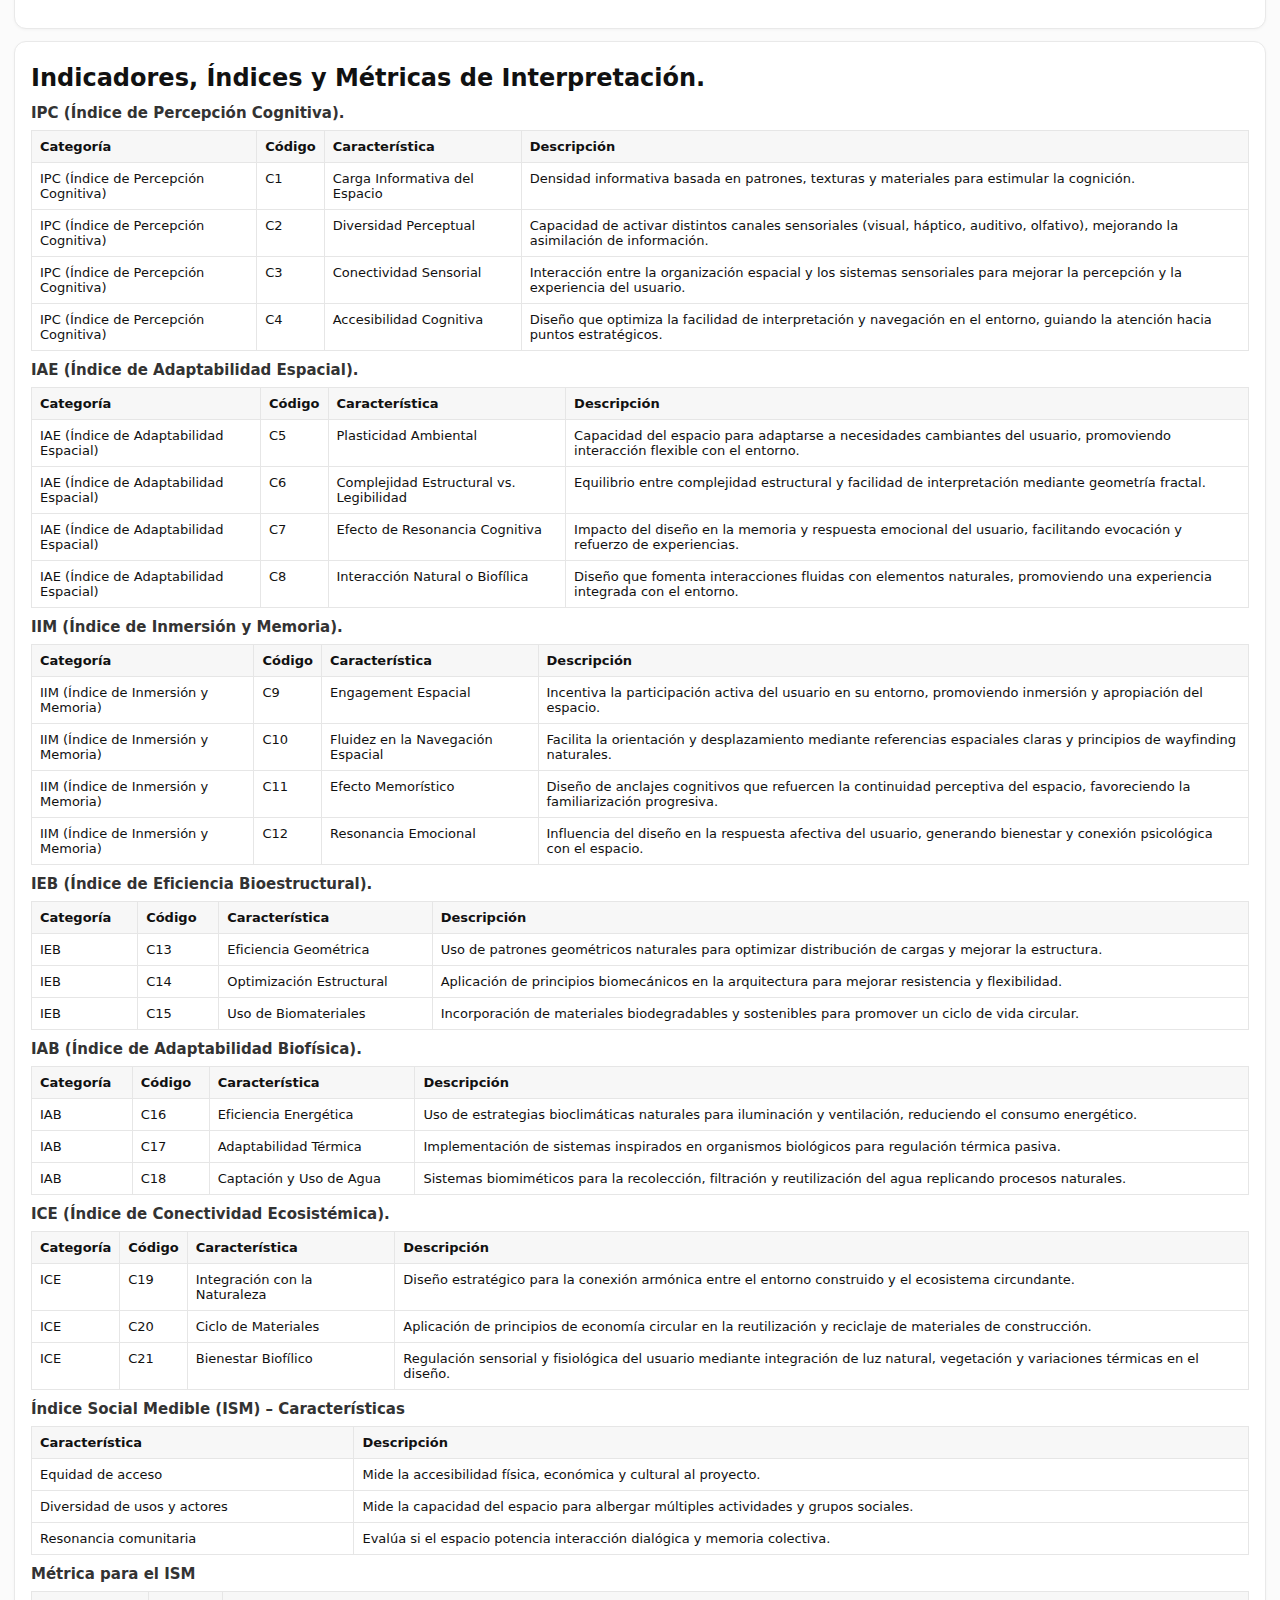
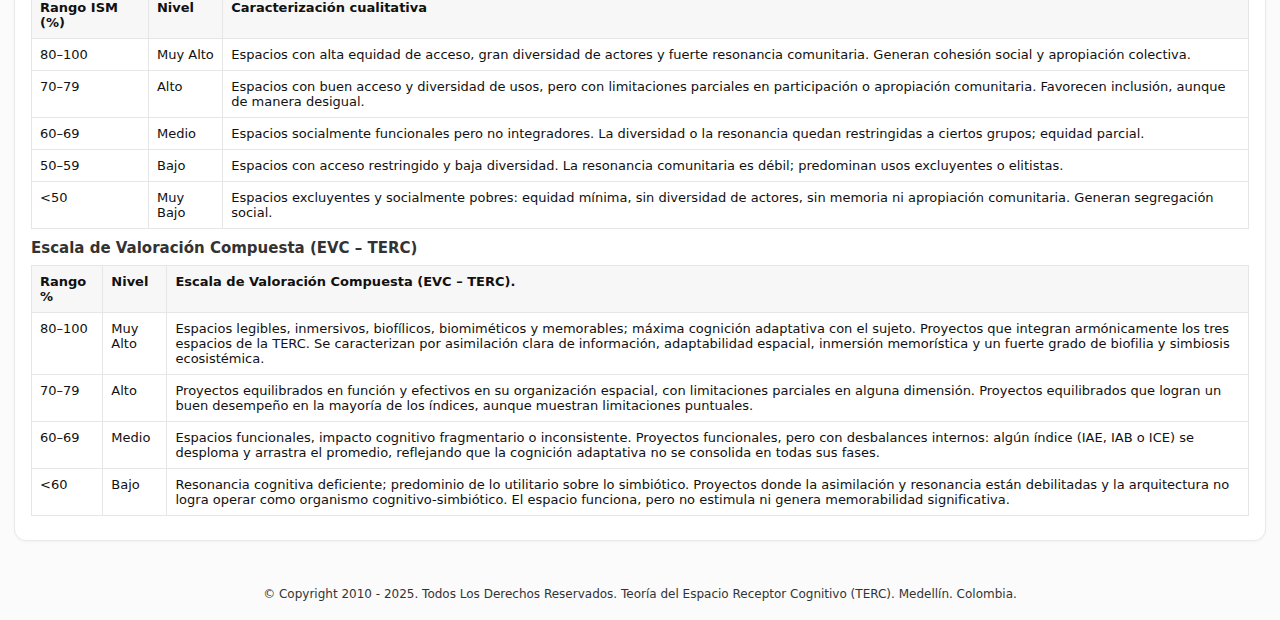
<file: app_msda_ism_v28.html>
<!doctype html>
<html lang="es">
<head>
<meta charset="utf-8">
<meta name="viewport" content="width=device-width,initial-scale=1">
<title>Estética de la arquitectura biomimética: Un Enfoque Cognitivo y Simbiótico para el diseño.</title>
<link rel="stylesheet" href="styles_v10.css">
</head>
<body>

<header>
  <h1>Metodología Simbiótica de Diseño Arquitectónico.</h1>
  <p class="muted">
    Transcripción literal de tablas y denominaciones para Mediciones de la Teoría del Espacio Receptor Cognitivo TERC.<br>
    A continuación, ingrese valores (0–100) para C1–C21 y para ISM (Equidad, Diversidad, Resonancia).
  </p>
</header>
<main>

  <section class="cover-intro">
    <div class="cover-text">
      <h1>Estética de la arquitectura biomimética:<br>Un Enfoque Cognitivo y Simbiótico para el diseño.</h1>
      <p>
        <strong>LUIS FREY ZAPATA HENAO</strong><br>
        Arquitecto Magister en Estética.<br>
        PhD. en Arquitectura<br>
        <span class="hero-mail">luisfreyzapata.arquitecto@gmail.com</span>
      </p>
    </div>
    <div class="cover-wrap">
      <img src="Portada%20del%20trabajo.png" alt="Portada del trabajo" class="cover-img">
    </div>
  </section>

  <section class="card">
    <div class="row">
      <label class="lbl">Proyecto</label>
      <input id="projName" class="field" placeholder="Nombre del proyecto">
      <button id="demoBtn" class="btn">Cargar DEMO</button>
      <input id="csvFile" type="file" accept=".csv" style="display:none">
      <button id="csvBtn" class="btn ghost">Cargar CSV (plantilla)</button>
      <button id="goCalc" class="btn">Calcular + Dibujar</button>
      <button id="goJPG" class="btn">Exportar JPEG (alta)</button>
      <button id="saveCSV" class="btn ghost">Guardar CSV (manual)</button>
    </div>
    <p id="csvStatus" class="small muted"></p>
  </section>

  <section class="card">
    <h2>Entradas por características agrupadas por índices.</h2>
    <div class="grid">
      <div>
        <h3>IPC (Índice de Percepción Cognitiva)</h3>
        <label>C1 Carga Informativa del Espacio <input type="number" id="C1" min="0" max="100" class="num"></label>
        <label>C2 Diversidad Perceptual <input type="number" id="C2" min="0" max="100" class="num"></label>
        <label>C3 Conectividad Sensorial <input type="number" id="C3" min="0" max="100" class="num"></label>
        <label>C4 Accesibilidad Cognitiva <input type="number" id="C4" min="0" max="100" class="num"></label>
        <h3>IAE (Índice de Adaptabilidad Espacial)</h3>
        <label>C5 Plasticidad Ambiental <input type="number" id="C5" min="0" max="100" class="num"></label>
        <label>C6 Complejidad Estructural vs. Legibilidad <input type="number" id="C6" min="0" max="100" class="num"></label>
        <label>C7 Efecto de Resonancia Cognitiva <input type="number" id="C7" min="0" max="100" class="num"></label>
        <label>C8 Interacción Natural o Biofílica <input type="number" id="C8" min="0" max="100" class="num"></label>
      </div>
      <div>
        <h3>IIM (Índice de Inmersión y Memoria)</h3>
        <label>C9 Engagement Espacial <input type="number" id="C9" min="0" max="100" class="num"></label>
        <label>C10 Fluidez en la Navegación Espacial <input type="number" id="C10" min="0" max="100" class="num"></label>
        <label>C11 Efecto Memorístico <input type="number" id="C11" min="0" max="100" class="num"></label>
        <label>C12 Resonancia Emocional <input type="number" id="C12" min="0" max="100" class="num"></label>
        <h3>IEB (Índice de Eficiencia Bioestructural)</h3>
        <label>C13 Eficiencia Geométrica <input type="number" id="C13" min="0" max="100" class="num"></label>
        <label>C14 Optimización Estructural <input type="number" id="C14" min="0" max="100" class="num"></label>
        <label>C15 Uso de Biomateriales <input type="number" id="C15" min="0" max="100" class="num"></label>
      </div>
      <div>
        <h3>IAB (Índice de Adaptabilidad Biofísica)</h3>
        <label>C16 Eficiencia Energética <input type="number" id="C16" min="0" max="100" class="num"></label>
        <label>C17 Adaptabilidad Térmica <input type="number" id="C17" min="0" max="100" class="num"></label>
        <label>C18 Captación y Uso de Agua <input type="number" id="C18" min="0" max="100" class="num"></label>
        <h3>ICE (Índice de Conectividad Ecosistémica)</h3>
        <label>C19 Integración con la Naturaleza <input type="number" id="C19" min="0" max="100" class="num"></label>
        <label>C20 Ciclo de Materiales <input type="number" id="C20" min="0" max="100" class="num"></label>
        <label>C21 Bienestar Biofílico <input type="number" id="C21" min="0" max="100" class="num"></label>
        <h3>Índice Social Medible (ISM)</h3>
        <label>Equidad de acceso <input type="number" id="EQ" min="0" max="100" class="num"></label>
        <label>Diversidad de usos y actores <input type="number" id="DIV" min="0" max="100" class="num"></label>
        <label>Resonancia comunitaria <input type="number" id="RES" min="0" max="100" class="num"></label>
      </div>
    </div>
    <p class="small">CSV: columnas = Proyecto,C1..C21,Equidad,Diversidad,Resonancia (primera fila de datos).</p>
  </section>

  <section class="card">
    <h2 class="center bold">Indicadores de Ponderación del Espacio Receptor Cognitivo (TERC)</h2>
    <canvas id="radar" width="1100" height="1100"></canvas>
  </section>

  <section class="card">
    <h2>Calificación de barras por característica (C1 a la C21)</h2>
    <canvas id="bars" width="1300" height="1100"></canvas>
  </section>

  <section class="card resultados">
    <h2 class="res-title">RESULTADOS DE MEDICIÓN COGNITIVA</h2>
    <div class="placas-wrap">
      <div class="placa">
        <h4>Escala de Valoración Compuesta (EVC – TERC)</h4>
        <div id="placaEVC" class="valor">—</div>
      </div>
      <div class="placa">
        <h4>Índice Social Medible (ISM)</h4>
        <div id="placaISM" class="valor">—</div>
      </div>
    </div>
    <pre id="resultadoTxt" class="mono" style="margin-top:12px"></pre>
  </section>

  <section class="card">
    <h2>Indicadores, Índices y Métricas de Interpretación.</h2>

    <h3>IPC (Índice de Percepción Cognitiva).</h3>
    <table>
      <thead><tr><th>Categoría</th><th>Código</th><th>Característica</th><th>Descripción</th></tr></thead>
      <tbody>
        <tr><td>IPC (Índice de Percepción Cognitiva)</td><td>C1</td><td>Carga Informativa del Espacio</td><td>Densidad informativa basada en patrones, texturas y materiales para estimular la cognición.</td></tr>
        <tr><td>IPC (Índice de Percepción Cognitiva)</td><td>C2</td><td>Diversidad Perceptual</td><td>Capacidad de activar distintos canales sensoriales (visual, háptico, auditivo, olfativo), mejorando la asimilación de información.</td></tr>
        <tr><td>IPC (Índice de Percepción Cognitiva)</td><td>C3</td><td>Conectividad Sensorial</td><td>Interacción entre la organización espacial y los sistemas sensoriales para mejorar la percepción y la experiencia del usuario.</td></tr>
        <tr><td>IPC (Índice de Percepción Cognitiva)</td><td>C4</td><td>Accesibilidad Cognitiva</td><td>Diseño que optimiza la facilidad de interpretación y navegación en el entorno, guiando la atención hacia puntos estratégicos.</td></tr>
      </tbody>
    </table>

    <h3>IAE (Índice de Adaptabilidad Espacial).</h3>
    <table>
      <thead><tr><th>Categoría</th><th>Código</th><th>Característica</th><th>Descripción</th></tr></thead>
      <tbody>
        <tr><td>IAE (Índice de Adaptabilidad Espacial)</td><td>C5</td><td>Plasticidad Ambiental</td><td>Capacidad del espacio para adaptarse a necesidades cambiantes del usuario, promoviendo interacción flexible con el entorno.</td></tr>
        <tr><td>IAE (Índice de Adaptabilidad Espacial)</td><td>C6</td><td>Complejidad Estructural vs. Legibilidad</td><td>Equilibrio entre complejidad estructural y facilidad de interpretación mediante geometría fractal.</td></tr>
        <tr><td>IAE (Índice de Adaptabilidad Espacial)</td><td>C7</td><td>Efecto de Resonancia Cognitiva</td><td>Impacto del diseño en la memoria y respuesta emocional del usuario, facilitando evocación y refuerzo de experiencias.</td></tr>
        <tr><td>IAE (Índice de Adaptabilidad Espacial)</td><td>C8</td><td>Interacción Natural o Biofílica</td><td>Diseño que fomenta interacciones fluidas con elementos naturales, promoviendo una experiencia integrada con el entorno.</td></tr>
      </tbody>
    </table>

    <h3>IIM (Índice de Inmersión y Memoria).</h3>
    <table>
      <thead><tr><th>Categoría</th><th>Código</th><th>Característica</th><th>Descripción</th></tr></thead>
      <tbody>
        <tr><td>IIM (Índice de Inmersión y Memoria)</td><td>C9</td><td>Engagement Espacial</td><td>Incentiva la participación activa del usuario en su entorno, promoviendo inmersión y apropiación del espacio.</td></tr>
        <tr><td>IIM (Índice de Inmersión y Memoria)</td><td>C10</td><td>Fluidez en la Navegación Espacial</td><td>Facilita la orientación y desplazamiento mediante referencias espaciales claras y principios de wayfinding naturales.</td></tr>
        <tr><td>IIM (Índice de Inmersión y Memoria)</td><td>C11</td><td>Efecto Memorístico</td><td>Diseño de anclajes cognitivos que refuercen la continuidad perceptiva del espacio, favoreciendo la familiarización progresiva.</td></tr>
        <tr><td>IIM (Índice de Inmersión y Memoria)</td><td>C12</td><td>Resonancia Emocional</td><td>Influencia del diseño en la respuesta afectiva del usuario, generando bienestar y conexión psicológica con el espacio.</td></tr>
      </tbody>
    </table>

    
    <h3>IEB (Índice de Eficiencia Bioestructural).</h3>
    <table>
      <thead><tr><th>Categoría</th><th>Código</th><th>Característica</th><th>Descripción</th></tr></thead>
      <tbody>
        <tr><td>IEB</td><td>C13</td><td>Eficiencia Geométrica</td><td>Uso de patrones geométricos naturales para optimizar distribución de cargas y mejorar la estructura.</td></tr>
        <tr><td>IEB</td><td>C14</td><td>Optimización Estructural</td><td>Aplicación de principios biomecánicos en la arquitectura para mejorar resistencia y flexibilidad.</td></tr>
        <tr><td>IEB</td><td>C15</td><td>Uso de Biomateriales</td><td>Incorporación de materiales biodegradables y sostenibles para promover un ciclo de vida circular.</td></tr>
      </tbody>
    </table>
    
    <h3>IAB (Índice de Adaptabilidad Biofísica).</h3>
    <table>
      <thead><tr><th>Categoría</th><th>Código</th><th>Característica</th><th>Descripción</th></tr></thead>
      <tbody>
        <tr><td>IAB</td><td>C16</td><td>Eficiencia Energética</td><td>Uso de estrategias bioclimáticas naturales para iluminación y ventilación, reduciendo el consumo energético.</td></tr>
        <tr><td>IAB</td><td>C17</td><td>Adaptabilidad Térmica</td><td>Implementación de sistemas inspirados en organismos biológicos para regulación térmica pasiva.</td></tr>
        <tr><td>IAB</td><td>C18</td><td>Captación y Uso de Agua</td><td>Sistemas biomiméticos para la recolección, filtración y reutilización del agua replicando procesos naturales.</td></tr>
      </tbody>
    </table>
    
    <h3>ICE (Índice de Conectividad Ecosistémica).</h3>
    <table>
      <thead><tr><th>Categoría</th><th>Código</th><th>Característica</th><th>Descripción</th></tr></thead>
      <tbody>
        <tr><td>ICE</td><td>C19</td><td>Integración con la Naturaleza</td><td>Diseño estratégico para la conexión armónica entre el entorno construido y el ecosistema circundante.</td></tr>
        <tr><td>ICE</td><td>C20</td><td>Ciclo de Materiales</td><td>Aplicación de principios de economía circular en la reutilización y reciclaje de materiales de construcción.</td></tr>
        <tr><td>ICE</td><td>C21</td><td>Bienestar Biofílico</td><td>Regulación sensorial y fisiológica del usuario mediante integración de luz natural, vegetación y variaciones térmicas en el diseño.</td></tr>
      </tbody>
    </table>
    

    <!-- NUEVA TABLA: ISM Características (antes de la métrica ISM) -->
    <h3>Índice Social Medible (ISM) – Características</h3>
    <table>
      <thead><tr><th>Característica</th><th>Descripción</th></tr></thead>
      <tbody>
        <tr><td>Equidad de acceso</td><td>Mide la accesibilidad física, económica y cultural al proyecto.</td></tr>
        <tr><td>Diversidad de usos y actores</td><td>Mide la capacidad del espacio para albergar múltiples actividades y grupos sociales.</td></tr>
        <tr><td>Resonancia comunitaria</td><td>Evalúa si el espacio potencia interacción dialógica y memoria colectiva.</td></tr>
      </tbody>
    </table>

    <h3>Métrica para el ISM</h3>
    <table>
      <thead><tr><th>Rango ISM (%)</th><th>Nivel</th><th>Caracterización cualitativa</th></tr></thead>
      <tbody>
        <tr><td>80–100</td><td>Muy Alto</td><td>Espacios con alta equidad de acceso, gran diversidad de actores y fuerte resonancia comunitaria. Generan cohesión social y apropiación colectiva.</td></tr>
        <tr><td>70–79</td><td>Alto</td><td>Espacios con buen acceso y diversidad de usos, pero con limitaciones parciales en participación o apropiación comunitaria. Favorecen inclusión, aunque de manera desigual.</td></tr>
        <tr><td>60–69</td><td>Medio</td><td>Espacios socialmente funcionales pero no integradores. La diversidad o la resonancia quedan restringidas a ciertos grupos; equidad parcial.</td></tr>
        <tr><td>50–59</td><td>Bajo</td><td>Espacios con acceso restringido y baja diversidad. La resonancia comunitaria es débil; predominan usos excluyentes o elitistas.</td></tr>
        <tr><td>&lt;50</td><td>Muy Bajo</td><td>Espacios excluyentes y socialmente pobres: equidad mínima, sin diversidad de actores, sin memoria ni apropiación comunitaria. Generan segregación social.</td></tr>
      </tbody>
    </table>

    <h3>Escala de Valoración Compuesta (EVC – TERC)</h3>
    <table>
      <thead><tr><th>Rango %</th><th>Nivel</th><th>Escala de Valoración Compuesta (EVC – TERC).</th></tr></thead>
      <tbody>
        <tr><td>80–100</td><td>Muy Alto</td><td>Espacios legibles, inmersivos, biofílicos, biomiméticos y memorables; máxima cognición adaptativa con el sujeto. Proyectos que integran armónicamente los tres espacios de la TERC. Se caracterizan por asimilación clara de información, adaptabilidad espacial, inmersión memorística y un fuerte grado de biofilia y simbiosis ecosistémica.</td></tr>
        <tr><td>70–79</td><td>Alto</td><td>Proyectos equilibrados en función y efectivos en su organización espacial, con limitaciones parciales en alguna dimensión. Proyectos equilibrados que logran un buen desempeño en la mayoría de los índices, aunque muestran limitaciones puntuales.</td></tr>
        <tr><td>60–69</td><td>Medio</td><td>Espacios funcionales, impacto cognitivo fragmentario o inconsistente.  Proyectos funcionales, pero con desbalances internos: algún índice (IAE, IAB o ICE) se desploma y arrastra el promedio, reflejando que la cognición adaptativa no se consolida en todas sus fases.</td></tr>
        <tr><td>&lt;60</td><td>Bajo</td><td>Resonancia cognitiva deficiente; predominio de lo utilitario sobre lo simbiótico. Proyectos donde la asimilación y resonancia están debilitadas y la arquitectura no logra operar como organismo cognitivo-simbiótico. El espacio funciona, pero no estimula ni genera memorabilidad significativa.</td></tr>
      </tbody>
    </table>

    <!-- Se elimina la lista <ul> redundante del ISM para evitar duplicidad -->
  </section>

</main>

<script>
const g=id=>document.getElementById(id);
const nv=id=>{const x=parseFloat(g(id).value);return isNaN(x)?null:x};
const prom=a=>{const f=a.filter(v=>v!=null);return f.length?f.reduce((s,v)=>s+v,0)/f.length:null};

function calcAll(){
  const v = {};
  for(let i=1;i<=21;i++) v['C'+i]=nv('C'+i);
  const IPC=prom([v.C1,v.C2,v.C3,v.C4]);
  const IAE=prom([v.C5,v.C6,v.C7,v.C8]);
  const IIM=prom([v.C9,v.C10,v.C11,v.C12]);
  const IEB=prom([v.C13,v.C14,v.C15]);
  const IAB=prom([v.C16,v.C17,v.C18]);
  const ICE=prom([v.C19,v.C20,v.C21]);
  const EQ=nv('EQ'),DIV=nv('DIV'),RES=nv('RES');
  const ISM=prom([EQ,DIV,RES]);
  const MSDA=prom([IPC,IAE,IIM,IEB,IAB,ICE]);
  return {v,IPC,IAE,IIM,IEB,IAB,ICE,EQ,DIV,RES,ISM,MSDA};
}

// Escala tipo semáforo
function colorSemaforo(val){
  if(val==null) return '#555';
  if(val>=80) return '#2e7d32';   // muy alto · verde fuerte
  if(val>=70) return '#66bb6a';   // alto · verde
  if(val>=60) return '#fdd835';   // medio · amarillo
  if(val>=50) return '#fb8c00';   // bajo · naranja
  return '#c62828';               // muy bajo · rojo
}
function nivel(val){
  if(val==null) return '—';
  if(val>=80) return 'Muy Alto';
  if(val>=70) return 'Alto';
  if(val>=60) return 'Medio';
  if(val>=50) return 'Bajo';
  return 'Muy Bajo';
}
function descISM(val){
  if(val==null) return '';
  if(val>=80) return 'Espacios con alta equidad de acceso, gran diversidad de actores y fuerte resonancia comunitaria. Generan cohesión social y apropiación colectiva.';
  if(val>=70) return 'Espacios con buen acceso y diversidad de usos, pero con limitaciones parciales en participación o apropiación comunitaria. Favorecen inclusión, aunque de manera desigual.';
  if(val>=60) return 'Espacios socialmente funcionales pero no integradores. La diversidad o la resonancia quedan restringidas a ciertos grupos; equidad parcial.';
  if(val>=50) return 'Espacios con acceso restringido y baja diversidad. La resonancia comunitaria es débil; predominan usos excluyentes o elitistas.';
  return 'Espacios excluyentes y socialmente pobres: equidad mínima, sin diversidad de actores, sin memoria ni apropiación comunitaria. Generan segregación social.';
}
function descEVC(val){
  if(val==null) return '';
  if(val>=80) return 'Espacios legibles, inmersivos, biofílicos, biomiméticos y memorables; máxima cognición adaptativa con el sujeto. Integración armónica de los tres espacios de la TERC.';
  if(val>=70) return 'Proyectos equilibrados y efectivos en su organización espacial, con limitaciones parciales en alguna dimensión.';
  if(val>=60) return 'Proyectos funcionales con desbalances internos; algún índice (IPC, IAE, IIM, IEB, IAB o ICE) se desploma y arrastra el promedio.';
  return 'Resonancia cognitiva deficiente; predominio de lo utilitario sobre lo simbiótico. El espacio funciona pero no genera memorabilidad significativa.';
}


function drawRadar(){
  const cv=document.getElementById('radar'), ctx=cv.getContext('2d');
  const W=cv.width, H=cv.height, cx=W/2, cy=H/2, R=Math.min(W,H)*0.38;
  const ring = t => R*(Math.max(0,Math.min(100, t))/100);

  // Ejes y colores
  const axes = ['IPC','IAE','IIM','IEB','IAB','ICE'];
  const axisColors = ['#8e44ad','#3498db','#e67e22','#27ae60','#d35400','#16a085'];
  const axisLabels = [
    'Índice de Percepción Cognitiva (IPC)',
    'Índice de Adaptabilidad Espacial (IAE)',
    'Índice de Inmersión y Memoria (IIM)',
    'Índice de Eficiencia Bioestructural (IEB)',
    'Índice de Adaptabilidad Biofísica (IAB)',
    'Índice de Conectividad Ecosistémica (ICE)'
  ];
  const ang = axes.map((_,i)=> -Math.PI/2 + i*(2*Math.PI/axes.length));

  // Características por índice (C1..C21)
  const feats = {
    IPC: [
      {id:'C1', name:'Carga Informativa del Espacio'},
      {id:'C2', name:'Diversidad Perceptual'},
      {id:'C3', name:'Conectividad Sensorial'},
      {id:'C4', name:'Accesibilidad Cognitiva'},
    ],
    IAE: [
      {id:'C5', name:'Plasticidad Ambiental'},
      {id:'C6', name:'Complejidad vs. Legibilidad'},
      {id:'C7', name:'Resonancia Cognitiva'},
      {id:'C8', name:'Interacción Biofílica'},
    ],
    IIM: [
      {id:'C9',  name:'Engagement Espacial'},
      {id:'C10', name:'Fluidez de Navegación'},
      {id:'C11', name:'Efecto Memorístico'},
      {id:'C12', name:'Resonancia Emocional'},
    ],
    IEB: [
      {id:'C13', name:'Eficiencia Geométrica'},
      {id:'C14', name:'Optimización Estructural'},
      {id:'C15', name:'Uso de Biomateriales'},
    ],
    IAB: [
      {id:'C16', name:'Eficiencia Energética'},
      {id:'C17', name:'Adaptabilidad Térmica'},
      {id:'C18', name:'Captación y Uso de Agua'},
    ],
    ICE: [
      {id:'C19', name:'Integración con la Naturaleza'},
      {id:'C20', name:'Ciclo de Materiales'},
      {id:'C21', name:'Bienestar Biofílico'},
    ],
  };

  // Datos agregados + por característica
  const p = calcAll(); // Debe incluir IPC..ICE; intentamos obtener C1..C21 de varias fuentes

  // Función robusta para obtener el valor de una característica
  function getFeatVal(key){
    if (p && typeof p === 'object' && key in p && p[key] !== null) {
      const v = Number(p[key]); if (!Number.isNaN(v)) return v;
    }
    // Buscar inputs en el DOM por id o name
    const el = document.querySelector(`[id="${key}"], [name="${key}"]`);
    if (el && el.value != null) {
      const v = Number(el.value); if (!Number.isNaN(v)) return v;
      // Si es range con data-value o dataset
      if (el.dataset && el.dataset.value != null) {
        const dv = Number(el.dataset.value); if (!Number.isNaN(dv)) return dv;
      }
    }
    // Buscar en window.FEATURES opcional
    if (window.FEATURES && key in window.FEATURES) {
      const v = Number(window.FEATURES[key]); if (!Number.isNaN(v)) return v;
    }
    return 0; // por defecto
  }

  ctx.clearRect(0,0,W,H);

  // Círculos concéntricos 0–100 cada 10 (resaltado cada 20)
  for(let t=0;t<=100;t+=10){
    ctx.beginPath();
    ctx.setLineDash([]);
    ctx.lineWidth = (t%20===0)? 1.8 : 1.0;
    ctx.strokeStyle = (t%20===0)? '#bdbdbd' : '#e6e6e6';
    ctx.arc(cx,cy,ring(t),0,2*Math.PI);
    ctx.stroke();
  }

  // Escala diagonal 0–100 con muescas (≈30°)
  (function(){
    const a = Math.PI/6, ap=a+Math.PI/2;
    const x1=cx+R*Math.cos(a), y1=cy+R*Math.sin(a);

    ctx.save();
    ctx.setLineDash([3,5]);
    ctx.strokeStyle='#9aa0a6'; ctx.lineWidth=1.2;
    ctx.beginPath(); ctx.moveTo(cx,cy); ctx.lineTo(x1,y1); ctx.stroke();
    ctx.setLineDash([]);

    for(let t=0;t<=100;t+=10){
      const rr=ring(t), px=cx+rr*Math.cos(a), py=cy+rr*Math.sin(a);
      const len=(t%20===0)?10:6;
      ctx.beginPath(); ctx.moveTo(px-len*Math.cos(ap),py-len*Math.sin(ap));
      ctx.lineTo(px+len*Math.cos(ap),py+len*Math.sin(ap)); ctx.stroke();
      ctx.fillStyle=(t%20===0)?'#5f6368':'#7a7f85';
      ctx.font='11px system-ui,sans-serif'; ctx.textAlign='left'; ctx.textBaseline='middle';
      ctx.fillText(String(t), px+12*Math.cos(ap), py+12*Math.sin(ap));
    }
    ctx.translate(x1,y1); ctx.rotate(a);
    ctx.fillStyle='#6b6f75'; ctx.font='bold 12px system-ui,sans-serif'; ctx.textAlign='left'; ctx.textBaseline='bottom';
    ctx.fillText('Escala 0–100', 8, -6);
    ctx.restore();
  })();

  // Radiales punteadas por eje y etiquetas de ejes
  for(let i=0;i<axes.length;i++){
    const a=ang[i], x=cx+R*Math.cos(a), y=cy+R*Math.sin(a);
    ctx.save();
    ctx.setLineDash([5,6]); ctx.lineWidth=1.2; ctx.strokeStyle=axisColors[i]+'99';
    ctx.beginPath(); ctx.moveTo(cx,cy); ctx.lineTo(x,y); ctx.stroke();
    ctx.restore();

    const lx=cx+(R+34)*Math.cos(a), ly=cy+(R+34)*Math.sin(a);
    ctx.fillStyle=axisColors[i]; ctx.font='bold 14px system-ui,sans-serif'; ctx.textAlign='center'; ctx.textBaseline='middle';
    ctx.fillText(axisLabels[i], lx, ly);
  }

  // Polígono MSDA
  const msdaVals = axes.map(k => Math.max(0,Math.min(100, p[k] ?? 0)));
  const poly = msdaVals.map((v,i)=>[ cx + ring(v)*Math.cos(ang[i]), cy + ring(v)*Math.sin(ang[i]) ]);
  ctx.beginPath(); poly.forEach((pt,i)=> i?ctx.lineTo(pt[0],pt[1]):ctx.moveTo(pt[0],pt[1])); ctx.closePath();
  ctx.fillStyle='rgba(0,0,0,0.06)'; ctx.strokeStyle='#111'; ctx.lineWidth=2; ctx.fill(); ctx.stroke();
  ctx.fillStyle='#111'; ctx.font='11px system-ui,sans-serif'; ctx.textAlign='center'; ctx.textBaseline='bottom';
  poly.forEach((pt,i)=>{ ctx.beginPath(); ctx.arc(pt[0],pt[1],3,0,2*Math.PI); ctx.fill(); ctx.fillText(String(Math.round(msdaVals[i])), pt[0], pt[1]-8); });

  // Triángulo ISM
  const a3=[-Math.PI/2,-Math.PI/2+2*Math.PI/3,-Math.PI/2+4*Math.PI/3];
  const vals3=[p.EQ??0,p.DIV??0,p.RES??0].map(v=>Math.max(0,Math.min(100,v)));
  const tri=a3.map((a,i)=>[cx+ring(vals3[i])*Math.cos(a), cy+ring(vals3[i])*Math.sin(a)]);
  ctx.beginPath(); tri.forEach((pt,i)=> i?ctx.lineTo(pt[0],pt[1]):ctx.moveTo(pt[0],pt[1])); ctx.closePath();
  ctx.fillStyle='rgba(192,0,0,0.12)'; ctx.strokeStyle='rgba(192,0,0,0.9)'; ctx.lineWidth=2; ctx.fill(); ctx.stroke();
  const labs3=['Equidad de acceso','Diversidad de usos y actores','Resonancia comunitaria'];
  ctx.fillStyle='#b00000'; ctx.font='bold 13px system-ui,sans-serif'; ctx.textAlign='center'; ctx.textBaseline='bottom';
  tri.forEach((pt,i)=>{ ctx.beginPath(); ctx.arc(pt[0],pt[1],3,0,2*Math.PI); ctx.fill(); ctx.fillText(`${labs3[i]} (${Math.round(vals3[i])})`, pt[0], pt[1]-8); });

  // === VERSIÓN 27: puntos de características sobre SU eje, en su valor 0–100 ===
  function drawFeatureOnAxis(a, value, text, color){
    const rr = ring(value);
    // Punto en el eje
    const px = cx + rr*Math.cos(a), py = cy + rr*Math.sin(a);
    ctx.save();
    // línea guía mínima (sobre el eje) para enfatizar posición exacta
    ctx.strokeStyle = color + '66';
    ctx.lineWidth = 1;
    ctx.setLineDash([2,6]);
    ctx.beginPath(); ctx.moveTo(cx,cy); ctx.lineTo(px,py); ctx.stroke();
    ctx.setLineDash([]);
    // punto rojo
    ctx.fillStyle = '#d32f2f'; ctx.strokeStyle='#ffffff'; ctx.lineWidth=1.5;
    ctx.beginPath(); ctx.arc(px,py,3.2,0,2*Math.PI); ctx.fill(); ctx.stroke();
    // etiqueta pequeña desplazada perpendicularmente
    const ap = a + Math.PI/2, off = 10;
    const tx = px + off*Math.cos(ap), ty = py + off*Math.sin(ap);
    ctx.fillStyle = color;
    ctx.font = '10px system-ui,sans-serif';
    const ca = Math.cos(a), sa = Math.sin(a);
    ctx.textAlign = (ca>0.3)? 'left' : (ca<-0.3? 'right' : 'center');
    ctx.textBaseline = (sa>0.3)? 'top' : (sa<-0.3? 'bottom' : 'middle');
    ctx.fillText(`${text} (${Math.round(value)})`, tx, ty);
    ctx.restore();
  }

  axes.forEach((ax, i)=>{
    const a = ang[i], color = axisColors[i];
    (feats[ax]||[]).forEach(f=>{
      const v = getFeatVal(f.id);
      drawFeatureOnAxis(a, v, `${f.id}: ${f.name}`, color);
    });
  });

  // Título
  ctx.fillStyle = '#111';
  ctx.font = '16px system-ui,sans-serif';
  ctx.textAlign = 'center';
  ctx.textBaseline = 'alphabetic';
  ctx.fillText(`MSDA/TERC + ISM — v28`, cx, 28);
}

function drawBars(){
  const cv=g('bars'),ctx=cv.getContext('2d');
  const W=cv.width,H=cv.height;ctx.clearRect(0,0,W,H);
  const p=calcAll(), vals=p.v;
  const labels=[
    "C1 Carga Informativa del Espacio","C2 Diversidad Perceptual","C3 Conectividad Sensorial","C4 Accesibilidad Cognitiva",
    "C5 Plasticidad Ambiental","C6 Complejidad Estructural vs. Legibilidad","C7 Efecto de Resonancia Cognitiva","C8 Interacción Natural o Biofílica",
    "C9 Engagement Espacial","C10 Fluidez en la Navegación Espacial","C11 Efecto Memorístico","C12 Resonancia Emocional",
    "C13 Eficiencia Geométrica","C14 Optimización Estructural","C15 Uso de Biomateriales",
    "C16 Eficiencia Energética","C17 Adaptabilidad Térmica","C18 Captación y Uso de Agua",
    "C19 Integración con la Naturaleza","C20 Ciclo de Materiales","C21 Bienestar Biofílico"
  ];
  const data=labels.map((lab,i)=>({lab,val:vals['C'+(i+1)]||0}));
  const padL=520,padR=60,padT=40,padB=40;
  const innerW=W-padL-padR, innerH=H-padT-padB;
  const rowH=innerH/labels.length;
  ctx.fillStyle="#111";ctx.font="20px system-ui,sans-serif";ctx.textAlign="center";ctx.fillText("CALIFICACIÓN POR CARACTERÍSTICA",W/2,22);
  ctx.textAlign="right";ctx.font="13px system-ui,sans-serif";
  data.forEach((d,i)=>{
    const y=padT+i*rowH+rowH*0.5;
    ctx.fillStyle="#111";ctx.fillText(d.lab,padL-12,y);
    ctx.strokeStyle="#eee";ctx.beginPath();ctx.moveTo(padL,y);ctx.lineTo(W-padR,y);ctx.stroke();
    const w=innerW*(Math.max(0,Math.min(100,d.val))/100);
    ctx.fillStyle=colorSemaforo(d.val);
    ctx.fillRect(padL,y-6,w,12);
    ctx.fillStyle="#0a0a0a";ctx.font="12px system-ui,sans-serif";ctx.textAlign="right";ctx.fillText(`${Math.round(d.val)}%`,padL+w+28,y+4);
  });
  ctx.textAlign="center";ctx.fillStyle="#666";
  for(let t=0;t<=100;t+=10){const x=padL+innerW*(t/100);ctx.fillText(t+"%",x,H-10);}
}

function updateResultados(){
  const p=calcAll();
  const fmt = x=> x==null ? '—' : Number(x).toFixed(2);
  g('placaEVC').textContent = fmt(p.MSDA);
  g('placaISM').textContent = fmt(p.ISM);
  g('placaEVC').style.color = colorSemaforo(p.MSDA);
  g('placaISM').style.color = colorSemaforo(p.ISM);

  const resumen = [
    'RESULTADOS DE MEDICIÓN COGNITIVA: ',
    `EVC-TERC:    ${fmt(p.MSDA)} (${nivel(p.MSDA)})              ISM: ${fmt(p.ISM)} (${nivel(p.ISM)})`,
    '',
    '1) Índices de Teoría del Espacio Receptor Cognitivo TERC (promedios):',
    `IPC (Índice de Percepción Cognitiva) = ${fmt(p.IPC)}`,
    `IAE (Índice de Adaptabilidad Espacial) = ${fmt(p.IAE)}`,
    `IIM (Índice de Inmersión y Memoria) = ${fmt(p.IIM)}`,
    `IEB (Índice de Eficiencia Bioestructural) = ${fmt(p.IEB)}`,
    `IAB (Índice de Adaptabilidad Biofísica) = ${fmt(p.IAB)}`,
    `ICE (Índice de Conectividad Ecosistémica) = ${fmt(p.ICE)}`,
    `MSDA (promedio de 6 índices) = ${fmt(p.MSDA)}  →  EVC-TERC ${nivel(p.MSDA)}`,
    '',
    `2) Índice Social Medible ISM (Equidad + Diversidad + Resonancia) = ${fmt(p.ISM)} → ${nivel(p.ISM)}`,
    `   Justificación (según tabla ISM): ${descISM(p.ISM)}`,
    `   Justificación (según tabla EVC–TERC): ${descEVC(p.MSDA)}`
  ].join('\n');
  g('resultadoTxt').textContent = resumen;
}

function drawAll(){ drawRadar(); drawBars(); updateResultados(); }

document.getElementById('goCalc').addEventListener('click', drawAll);

// DEMO
document.getElementById('demoBtn').addEventListener('click', ()=>{
  const demo = {Proyecto:'DEMO', C1:90,C2:85,C3:80,C4:60, C5:70,C6:75,C7:85,C8:95, C9:80,C10:70,C11:90,C12:85, C13:80,C14:75,C15:65, C16:60,C17:70,C18:80, C19:95,C20:50,C21:90, Equidad:78, Diversidad:74, Resonancia:76};
  g('projName').value = demo.Proyecto;
  for(let i=1;i<=21;i++) g('C'+i).value = demo['C'+i];
  g('EQ').value=demo.Equidad; g('DIV').value=demo.Diversidad; g('RES').value=demo.Resonancia;
  drawAll();
});

// CSV
document.getElementById('csvBtn').addEventListener('click', ()=> g('csvFile').click());
document.getElementById('csvFile').addEventListener('change', async (ev)=>{
  const f = ev.target.files[0]; if(!f){return}
  g('csvStatus').textContent = 'Leyendo CSV local...';
  const txt = await f.text();
  const lines = txt.trim().split(/\r?\n/);
  const headers = lines[0].split(',').map(s=>s.trim());
  const idx = (name)=> headers.indexOf(name);
  const row = lines[1] ? lines[1].split(',') : null;
  if(!row){ g('csvStatus').textContent='CSV vacío.'; return; }
  const get=(name)=>{ const i=idx(name); return i>=0? row[i].trim():''; };
  g('projName').value = get('Proyecto') || 'CSV';
  for(let i=1;i<=21;i++){ g('C'+i).value = get('C'+i) || ''; }
  g('EQ').value = get('Equidad') || '';
  g('DIV').value = get('Diversidad') || '';
  g('RES').value = get('Resonancia') || '';
  g('csvStatus').textContent = 'CSV cargado.';
  drawAll();
});

// Guardar CSV (manual) — exporta los valores que están actualmente en el formulario
const saveBtn = document.getElementById('saveCSV');
if(saveBtn){
  saveBtn.addEventListener('click', ()=>{
    const headers = ['Proyecto'];
    for(let i=1;i<=21;i++) headers.push('C'+i);
    headers.push('Equidad','Diversidad','Resonancia');
    const vals = [g('projName').value || ''];
    for(let i=1;i<=21;i++) vals.push(g('C'+i).value || '');
    vals.push(g('EQ').value || '', g('DIV').value || '', g('RES').value || '');
    // UTF-8 con BOM para compatibilidad con Excel
    const bom = '\ufeff';
    const csv = bom + headers.join(',') + '\n' + vals.join(',') + '\n';
    const blob = new Blob([csv], {type: 'text/csv;charset=utf-8;'});
    const a = document.createElement('a');
    a.href = URL.createObjectURL(blob);
    const proj = (g('projName').value || 'msda_ism').replace(/\s+/g,'_');
    a.download = proj + '_datos.csv';
    document.body.appendChild(a);
    a.click();
    document.body.removeChild(a);
  });
}


// Exportar JPEG en alta resolución
document.getElementById('goJPG').addEventListener('click', ()=>{
  const radar = g('radar'), bars = g('bars');
  const out = document.createElement('canvas');
  const marginTop = 40, between = 120, bottom = 60;
  const width = Math.max(radar.width, bars.width);
  const height = marginTop + radar.height + between + bars.height + bottom;
  out.width = width; out.height = height;
  const ctx = out.getContext('2d');
  ctx.fillStyle='#fff'; ctx.fillRect(0,0,width,height);
  // título
  ctx.fillStyle='#111'; ctx.font='22px system-ui,sans-serif'; ctx.textAlign='center';
  ctx.fillText('MSDA/TERC + ISM — ' + (g('projName').value||'Proyecto'), width/2, 28);
  // radar
  ctx.drawImage(radar, (width - radar.width)/2, marginTop);
  // placas
  ctx.fillStyle='#111'; ctx.font='16px system-ui,sans-serif'; ctx.textAlign='left';
  const yPlaca = marginTop + radar.height + 40;
  ctx.fillText('EVC–TERC:', 40, yPlaca);
  ctx.fillText('ISM:', 260, yPlaca);
  ctx.fillStyle = colorSemaforo(parseFloat(g('placaEVC').textContent));
  ctx.font='bold 40px system-ui,sans-serif';
  ctx.fillText(g('placaEVC').textContent || '—', 140, yPlaca+4);
  ctx.fillStyle = colorSemaforo(parseFloat(g('placaISM').textContent));
  ctx.fillText(g('placaISM').textContent || '—', 320, yPlaca+4);
  // barras
  ctx.drawImage(bars, (width - bars.width)/2, marginTop + radar.height + between);
  // descarga
  const link = document.createElement('a');
  link.download = (g('projName').value || 'msda_ism') + '_v28.jpg';
  link.href = out.toDataURL('image/jpeg', 0.96);
  link.click();
});

drawAll();
</script>
<footer style="margin:20px 0; text-align:center; font-size:12px; color:#333;">© Copyright 2010 - 2025. Todos Los Derechos Reservados. Teoría del Espacio Receptor Cognitivo (TERC). Medellín. Colombia.</footer>
</body>
</html>
</file>
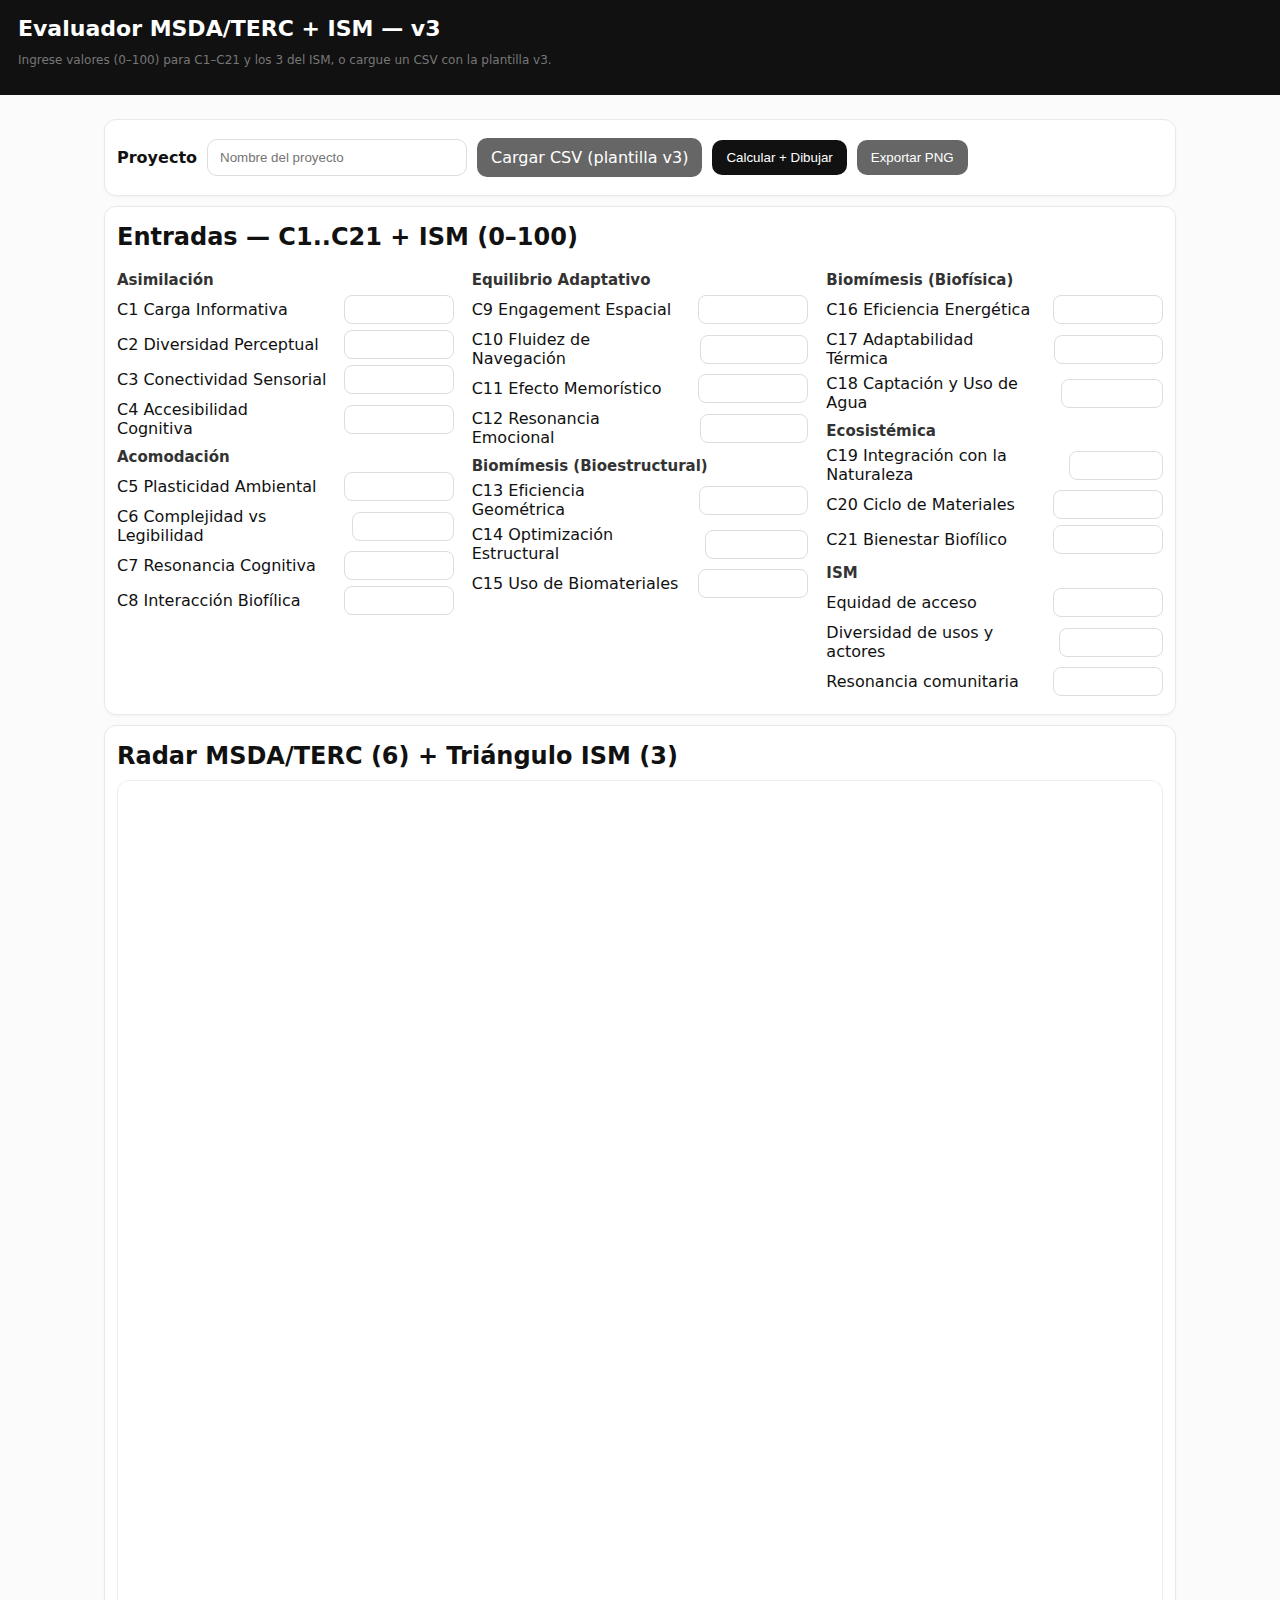
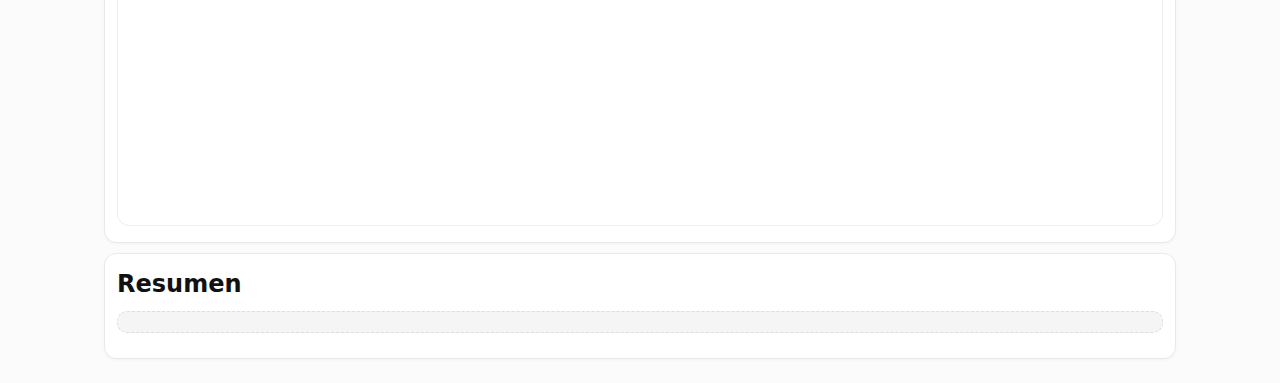
<file: app_msda_ism_v3.html>
<!doctype html>
<html lang="es">
<head>
<meta charset="utf-8">
<meta name="viewport" content="width=device-width,initial-scale=1">
<title>Evaluador MSDA/TERC + ISM — v3</title>
<link rel="stylesheet" href="styles_v3.css">
</head>
<body>
<header>
  <h1>Evaluador MSDA/TERC + ISM — v3</h1>
  <p class="muted">Ingrese valores (0–100) para C1–C21 y los 3 del ISM, o cargue un CSV con la plantilla v3.</p>
</header>

<main>
  <section class="card">
    <div class="row">
      <label class="lbl">Proyecto</label>
      <input id="projName" class="field" placeholder="Nombre del proyecto">
      <input type="file" id="csvPick" accept=".csv" style="display:none">
      <label for="csvPick" class="btn ghost">Cargar CSV (plantilla v3)</label>
      <button id="goCalc" class="btn">Calcular + Dibujar</button>
      <button id="goPNG" class="btn ghost">Exportar PNG</button>
    </div>
  </section>

  <section class="card">
    <h2>Entradas — C1..C21 + ISM (0–100)</h2>
    <div class="grid">
      <div>
        <h3>Asimilación</h3>
        <label>C1 Carga Informativa <input type="number" id="C1" min="0" max="100" class="num"></label>
        <label>C2 Diversidad Perceptual <input type="number" id="C2" min="0" max="100" class="num"></label>
        <label>C3 Conectividad Sensorial <input type="number" id="C3" min="0" max="100" class="num"></label>
        <label>C4 Accesibilidad Cognitiva <input type="number" id="C4" min="0" max="100" class="num"></label>
        <h3>Acomodación</h3>
        <label>C5 Plasticidad Ambiental <input type="number" id="C5" min="0" max="100" class="num"></label>
        <label>C6 Complejidad vs Legibilidad <input type="number" id="C6" min="0" max="100" class="num"></label>
        <label>C7 Resonancia Cognitiva <input type="number" id="C7" min="0" max="100" class="num"></label>
        <label>C8 Interacción Biofílica <input type="number" id="C8" min="0" max="100" class="num"></label>
      </div>
      <div>
        <h3>Equilibrio Adaptativo</h3>
        <label>C9 Engagement Espacial <input type="number" id="C9" min="0" max="100" class="num"></label>
        <label>C10 Fluidez de Navegación <input type="number" id="C10" min="0" max="100" class="num"></label>
        <label>C11 Efecto Memorístico <input type="number" id="C11" min="0" max="100" class="num"></label>
        <label>C12 Resonancia Emocional <input type="number" id="C12" min="0" max="100" class="num"></label>
        <h3>Biomímesis (Bioestructural)</h3>
        <label>C13 Eficiencia Geométrica <input type="number" id="C13" min="0" max="100" class="num"></label>
        <label>C14 Optimización Estructural <input type="number" id="C14" min="0" max="100" class="num"></label>
        <label>C15 Uso de Biomateriales <input type="number" id="C15" min="0" max="100" class="num"></label>
      </div>
      <div>
        <h3>Biomímesis (Biofísica)</h3>
        <label>C16 Eficiencia Energética <input type="number" id="C16" min="0" max="100" class="num"></label>
        <label>C17 Adaptabilidad Térmica <input type="number" id="C17" min="0" max="100" class="num"></label>
        <label>C18 Captación y Uso de Agua <input type="number" id="C18" min="0" max="100" class="num"></label>
        <h3>Ecosistémica</h3>
        <label>C19 Integración con la Naturaleza <input type="number" id="C19" min="0" max="100" class="num"></label>
        <label>C20 Ciclo de Materiales <input type="number" id="C20" min="0" max="100" class="num"></label>
        <label>C21 Bienestar Biofílico <input type="number" id="C21" min="0" max="100" class="num"></label>
        <h3>ISM</h3>
        <label>Equidad de acceso <input type="number" id="EQ" min="0" max="100" class="num"></label>
        <label>Diversidad de usos y actores <input type="number" id="DIV" min="0" max="100" class="num"></label>
        <label>Resonancia comunitaria <input type="number" id="RES" min="0" max="100" class="num"></label>
      </div>
    </div>
  </section>

  <section class="card">
    <h2>Radar MSDA/TERC (6) + Triángulo ISM (3)</h2>
    <canvas id="plot" width="940" height="940"></canvas>
  </section>

  <section class="card">
    <h2>Resumen</h2>
    <pre id="dump" class="mono"></pre>
  </section>
</main>

<script>
// ===== Utilidades (nombres nuevos) =====
const g = (id)=>document.getElementById(id);
const nv = (id)=>{ const x=parseFloat(g(id).value); return isNaN(x)?null:x; };
const prom = (a)=>{ const f=a.filter(v=>v!=null); return f.length? f.reduce((s,v)=>s+v,0)/f.length : null; };
const escala = (p)=> p==null?'—':(p>=80?'Alto':(p>=60?'Medio':(p>=40?'Bajo':'Muy Bajo')));

// ===== Cálculo de índices =====
function calcAll(){
  const C1=nv('C1'), C2=nv('C2'), C3=nv('C3'), C4=nv('C4');
  const C5=nv('C5'), C6=nv('C6'), C7=nv('C7'), C8=nv('C8');
  const C9=nv('C9'), C10=nv('C10'), C11=nv('C11'), C12=nv('C12');
  const C13=nv('C13'), C14=nv('C14'), C15=nv('C15');
  const C16=nv('C16'), C17=nv('C17'), C18=nv('C18');
  const C19=nv('C19'), C20=nv('C20'), C21=nv('C21');

  const IPC = prom([C1,C2,C3,C4]);
  const IAE = prom([C5,C6,C7,C8]);
  const IIM = prom([C9,C10,C11,C12]);
  const IEB = prom([C13,C14,C15]);
  const IAB = prom([C16,C17,C18]);
  const ICE = prom([C19,C20,C21]);

  const EQ=nv('EQ'), DIV=nv('DIV'), RES=nv('RES');
  const ISM = prom([EQ,DIV,RES]);
  const MSDA = prom([IPC,IAE,IIM,IEB,IAB,ICE]);

  return {IPC,IAE,IIM,IEB,IAB,ICE,EQ,DIV,RES,ISM,MSDA};
}

// ===== Dibujo Canvas (nuevo código) =====
function drawRadarV3(){
  const cv = g('plot'); const ctx=cv.getContext('2d');
  const W=cv.width, H=cv.height; ctx.clearRect(0,0,W,H);
  const cx=W/2, cy=H/2, R=Math.min(W,H)*0.38;
  const ring = t=> R*(t/100);

  // fondo de anillos
  ctx.strokeStyle="#e1e1e1"; ctx.lineWidth=1;
  for(let t=0;t<=100;t+=10){ ctx.beginPath(); ctx.arc(cx,cy,ring(t),0,2*Math.PI); ctx.stroke(); }

  // ejes MSDA
  const axes = ["IPC","IAE","IIM","IEB","IAB","ICE"];
  const labels = [
    "Índice de\nPercepción\nCognitiva (IPC)",
    "Índice de\nAdaptabilidad\nEspacial (IAE)",
    "Índice de\nInmersión y\nMemoria (IIM)",
    "Índice de\nEficiencia\nBioestructural (IEB)",
    "Índice de\nAdaptabilidad\nBiofísica (IAB)",
    "Índice de\nConectividad\nEcosistémica (ICE)"
  ];
  const ang = axes.map((_,i)=> -Math.PI/2 + i*(2*Math.PI/axes.length));

  ctx.setLineDash([5,5]);
  labels.forEach((lab,i)=>{
    const a=ang[i], x=cx+R*Math.cos(a), y=cy+R*Math.sin(a);
    ctx.strokeStyle="#888"; ctx.beginPath(); ctx.moveTo(cx,cy); ctx.lineTo(x,y); ctx.stroke();
    const lx=cx+(R+28)*Math.cos(a), ly=cy+(R+28)*Math.sin(a);
    ctx.fillStyle="#333"; ctx.font="12px system-ui,sans-serif"; ctx.textAlign="center"; ctx.textBaseline="middle";
    lab.split("\n").forEach((s,k)=> ctx.fillText(s, lx, ly + (k-1)*14) );
  });
  ctx.setLineDash([]);

  const p = calcAll();

  // polígono MSDA
  const poly = axes.map((k,i)=>{
    const v = Math.max(0, Math.min(100, p[k] || 0));
    return [ cx + ring(v)*Math.cos(ang[i]), cy + ring(v)*Math.sin(ang[i]) ];
  });
  ctx.beginPath(); poly.forEach((pt,i)=> i?ctx.lineTo(pt[0],pt[1]) : ctx.moveTo(pt[0],pt[1])); ctx.closePath();
  ctx.fillStyle="rgba(0,0,0,.06)"; ctx.strokeStyle="#111"; ctx.lineWidth=2; ctx.fill(); ctx.stroke();

  // vértices MSDA + valor
  ctx.fillStyle="#111"; ctx.font="11px system-ui,sans-serif"; ctx.textAlign="center";
  poly.forEach((pt,i)=>{ ctx.beginPath(); ctx.arc(pt[0],pt[1],3,0,2*Math.PI); ctx.fill(); ctx.fillText(String(Math.round(p[axes[i]]||0)), pt[0], pt[1]-12); });

  // triángulo ISM (90°, 210°, 330°)
  const a3 = [-Math.PI/2, -Math.PI/2 + 2*Math.PI/3, -Math.PI/2 + 4*Math.PI/3];
  const vals = [p.EQ||0, p.DIV||0, p.RES||0].map(v=>Math.max(0,Math.min(100,v)));
  const tri = a3.map((a,i)=> [ cx + ring(vals[i])*Math.cos(a), cy + ring(vals[i])*Math.sin(a) ]);
  ctx.beginPath(); tri.forEach((pt,i)=> i?ctx.lineTo(pt[0],pt[1]) : ctx.moveTo(pt[0],pt[1])); ctx.closePath();
  ctx.fillStyle="rgba(200,0,0,.12)"; ctx.strokeStyle="rgba(200,0,0,.9)"; ctx.lineWidth=2; ctx.fill(); ctx.stroke();

  // etiquetas ISM
  const labs3=["Equidad de acceso","Diversidad de usos y actores","Resonancia comunitaria"];
  ctx.fillStyle="#b00000"; ctx.font="12px system-ui,sans-serif";
  tri.forEach((pt,i)=>{ ctx.beginPath(); ctx.arc(pt[0],pt[1],3,0,2*Math.PI); ctx.fill(); ctx.fillText(`${labs3[i]} (${Math.round(vals[i])})`, pt[0], pt[1]-12); });

  // título
  ctx.fillStyle="#111"; ctx.font="16px system-ui,sans-serif"; ctx.textAlign="center";
  ctx.fillText(`MSDA/TERC + ISM — ${g('projName').value || 'Proyecto sin nombre'}`, cx, 28);

  // resumen
  g('dump').textContent = [
    `IPC=${p.IPC?.toFixed(2)} | IAE=${p.IAE?.toFixed(2)} | IIM=${p.IIM?.toFixed(2)} | IEB=${p.IEB?.toFixed(2)} | IAB=${p.IAB?.toFixed(2)} | ICE=${p.ICE?.toFixed(2)}`,
    `MSDA prom=${p.MSDA?.toFixed(2)} → ${escala(p.MSDA)}`,
    `EQ=${p.EQ?.toFixed(2)} | DIV=${p.DIV?.toFixed(2)} | RES=${p.RES?.toFixed(2)}`,
    `ISM prom=${p.ISM?.toFixed(2)} → ${escala(p.ISM)}`
  ].join('\n');
}

// ===== CSV (plantilla v3) =====
function csvToRows(text){
  const lines = text.trim().split(/\r?\n/);
  const head = lines[0].split(',').map(s=>s.trim());
  const rows = lines.slice(1).map(l=>{
    const cells = l.split(',').map(s=>s.trim()); const o={}; head.forEach((h,i)=>o[h]=cells[i]??''); return o;
  });
  return {head, rows};
}
function loadRow(obj){
  const map = { projName:'Proyecto', EQ:'Equidad', DIV:'Diversidad', RES:'Resonancia' };
  const ids = ['projName','C1','C2','C3','C4','C5','C6','C7','C8','C9','C10','C11','C12','C13','C14','C15','C16','C17','C18','C19','C20','C21','EQ','DIV','RES'];
  ids.forEach(id=>{
    const key = map[id] || id;
    if(obj[key]!==undefined && obj[key]!==''){ g(id).value = obj[key]; }
  });
}

g('csvPick').addEventListener('change', (ev)=>{
  const f = ev.target.files[0]; if(!f) return;
  const fr = new FileReader();
  fr.onload = e => {
    try {
      const {rows} = csvToRows(e.target.result);
      if(!rows.length) throw new Error('CSV vacío');
      loadRow(rows[0]);
    } catch(err){ alert('Error CSV: '+err.message); }
  };
  fr.readAsText(f, 'utf-8');
});

g('goCalc').addEventListener('click', drawRadarV3);
g('goPNG').addEventListener('click', ()=>{
  const a=document.createElement('a'); a.href=g('plot').toDataURL('image/png');
  a.download=(g('projName').value||'radar_msda_ism_v3')+'.png'; a.click();
});
</script>
</body>
</html>
</file>
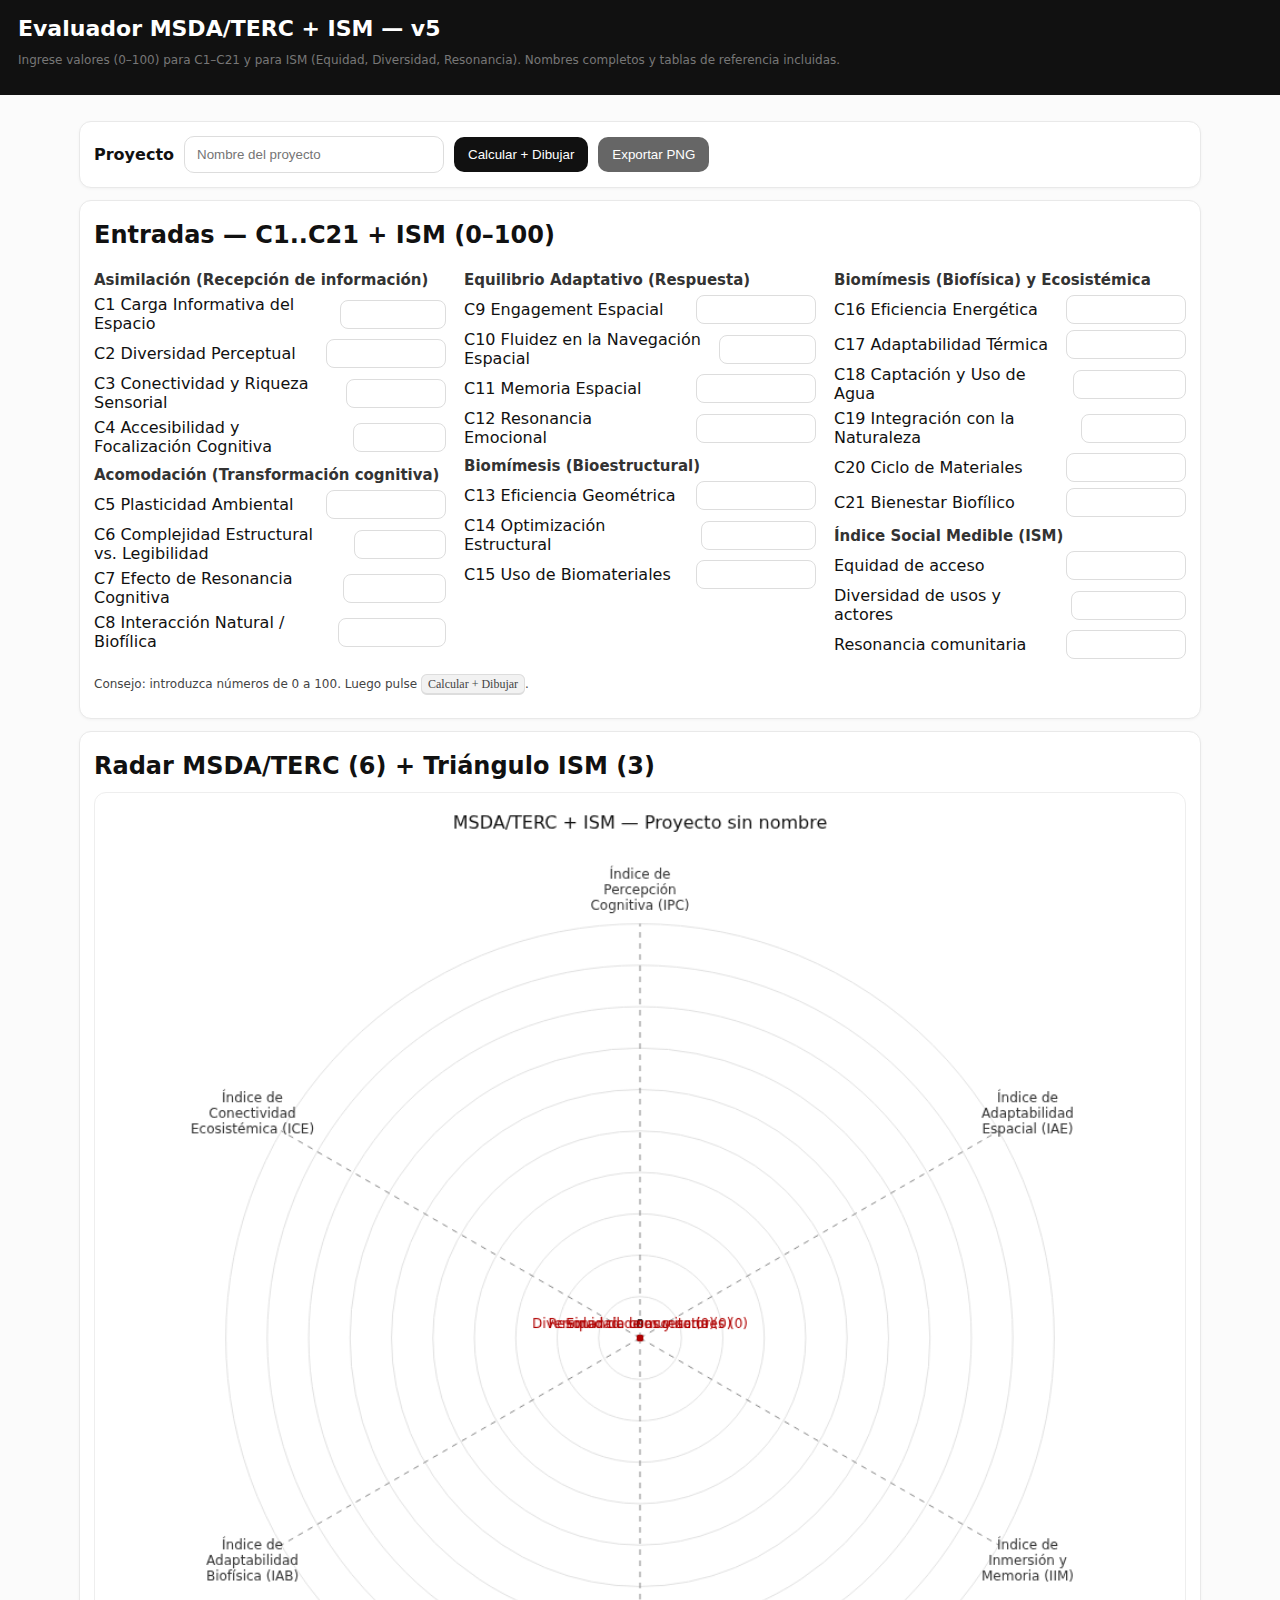
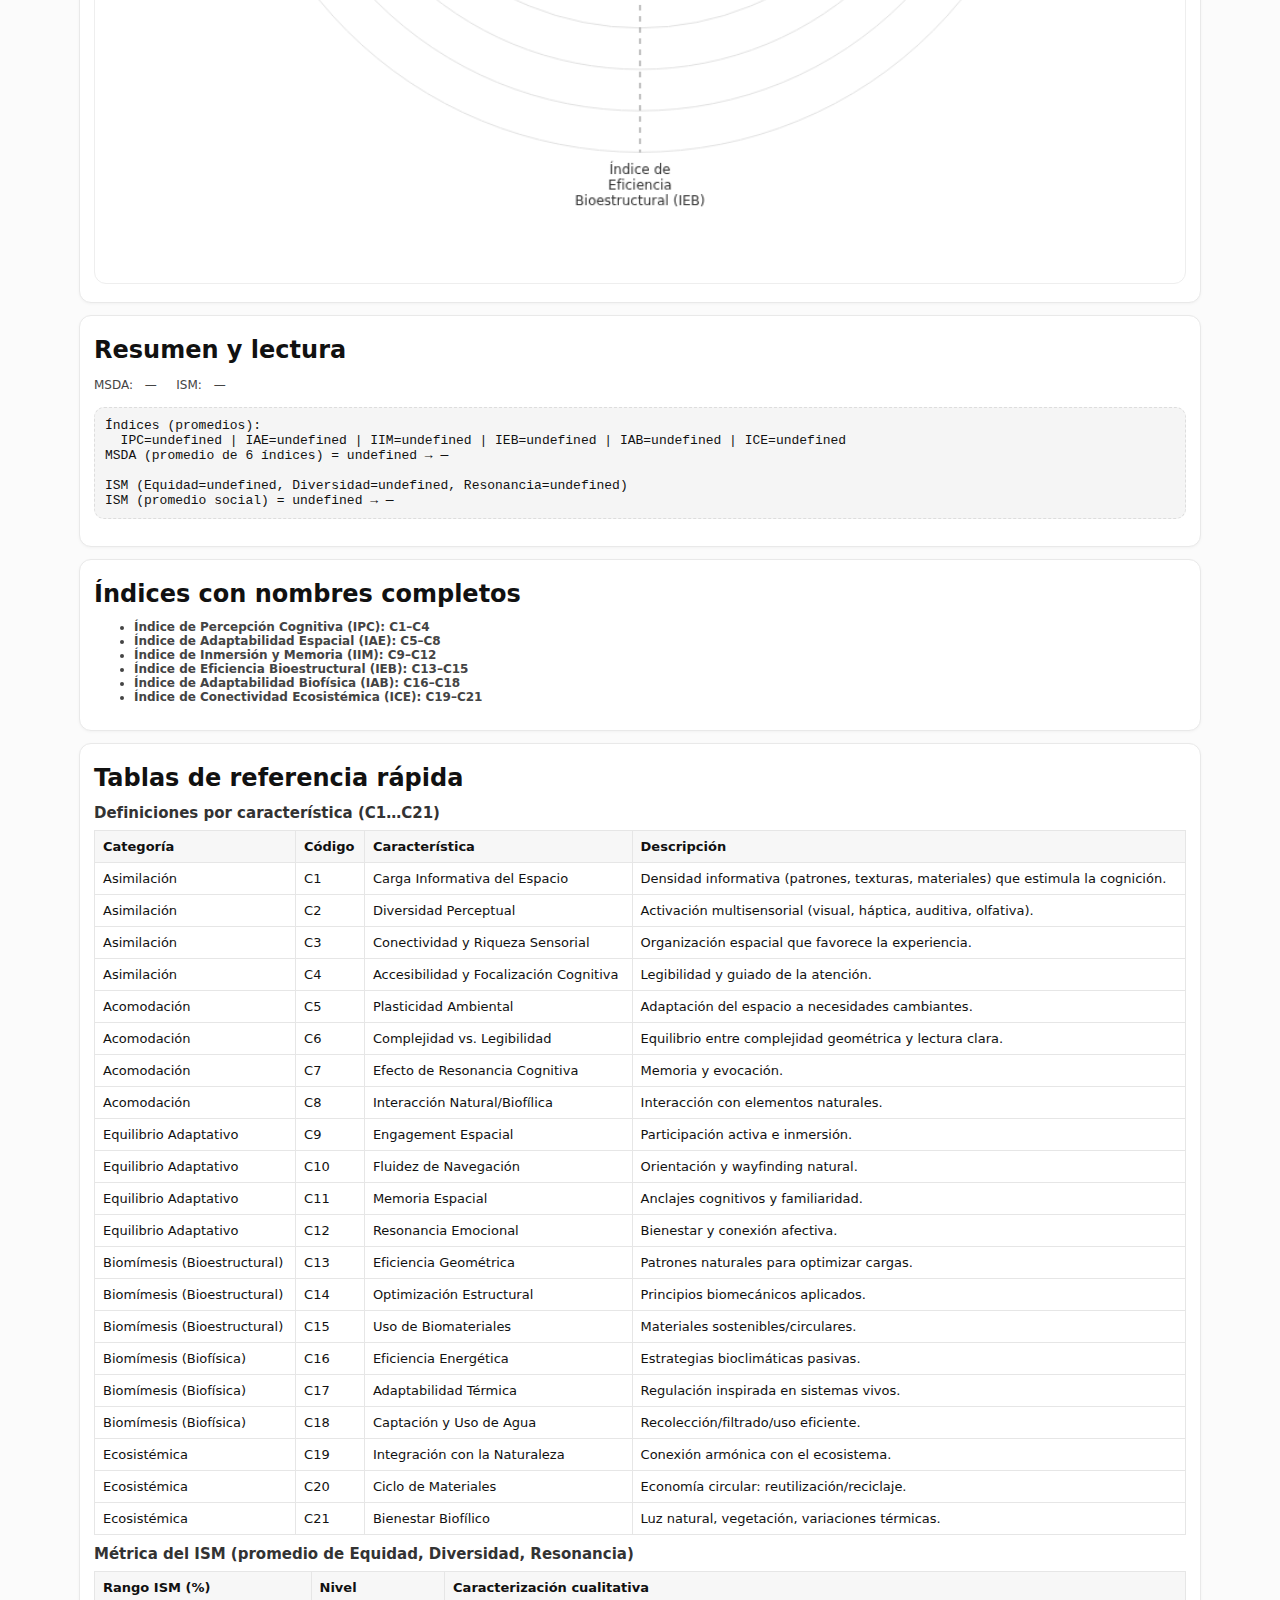
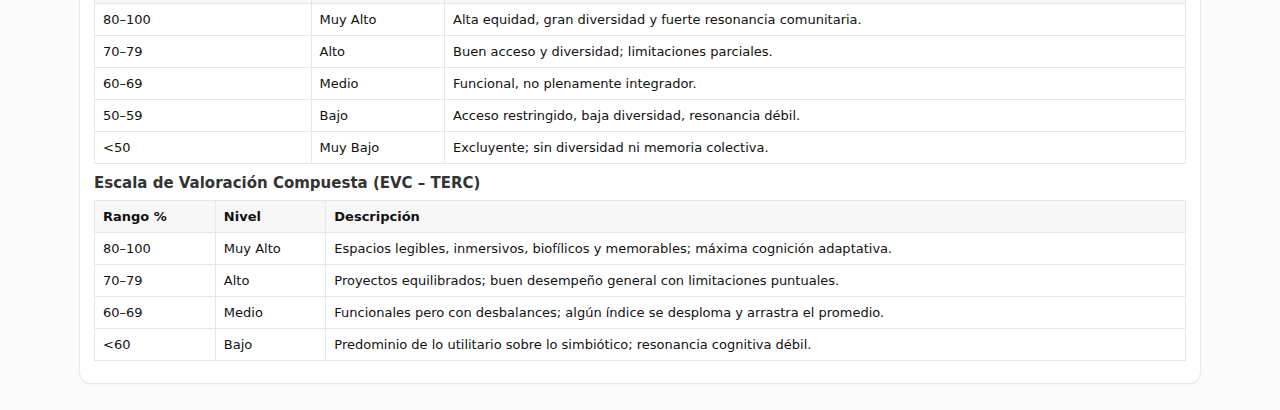
<file: app_msda_ism_v5.html>
<!doctype html>
<html lang="es">
<head>
<meta charset="utf-8">
<meta name="viewport" content="width=device-width,initial-scale=1">
<title>Evaluador MSDA/TERC + ISM — v5</title>
<link rel="stylesheet" href="styles_v5.css">
</head>
<body>
<header>
  <h1>Evaluador MSDA/TERC + ISM — v5</h1>
  <p class="muted">Ingrese valores (0–100) para C1–C21 y para ISM (Equidad, Diversidad, Resonancia). Nombres completos y tablas de referencia incluidas.</p>
</header>

<main>
  <section class="card">
    <div class="row">
      <label class="lbl">Proyecto</label>
      <input id="projName" class="field" placeholder="Nombre del proyecto">
      <button id="goCalc" class="btn">Calcular + Dibujar</button>
      <button id="goPNG" class="btn ghost">Exportar PNG</button>
    </div>
  </section>

  <section class="card">
    <h2>Entradas — C1..C21 + ISM (0–100)</h2>
    <div class="grid">
      <div>
        <h3>Asimilación (Recepción de información)</h3>
        <label>C1 Carga Informativa del Espacio <input type="number" id="C1" min="0" max="100" class="num"></label>
        <label>C2 Diversidad Perceptual <input type="number" id="C2" min="0" max="100" class="num"></label>
        <label>C3 Conectividad y Riqueza Sensorial <input type="number" id="C3" min="0" max="100" class="num"></label>
        <label>C4 Accesibilidad y Focalización Cognitiva <input type="number" id="C4" min="0" max="100" class="num"></label>
        <h3>Acomodación (Transformación cognitiva)</h3>
        <label>C5 Plasticidad Ambiental <input type="number" id="C5" min="0" max="100" class="num"></label>
        <label>C6 Complejidad Estructural vs. Legibilidad <input type="number" id="C6" min="0" max="100" class="num"></label>
        <label>C7 Efecto de Resonancia Cognitiva <input type="number" id="C7" min="0" max="100" class="num"></label>
        <label>C8 Interacción Natural / Biofílica <input type="number" id="C8" min="0" max="100" class="num"></label>
      </div>
      <div>
        <h3>Equilibrio Adaptativo (Respuesta)</h3>
        <label>C9 Engagement Espacial <input type="number" id="C9" min="0" max="100" class="num"></label>
        <label>C10 Fluidez en la Navegación Espacial <input type="number" id="C10" min="0" max="100" class="num"></label>
        <label>C11 Memoria Espacial <input type="number" id="C11" min="0" max="100" class="num"></label>
        <label>C12 Resonancia Emocional <input type="number" id="C12" min="0" max="100" class="num"></label>
        <h3>Biomímesis (Bioestructural)</h3>
        <label>C13 Eficiencia Geométrica <input type="number" id="C13" min="0" max="100" class="num"></label>
        <label>C14 Optimización Estructural <input type="number" id="C14" min="0" max="100" class="num"></label>
        <label>C15 Uso de Biomateriales <input type="number" id="C15" min="0" max="100" class="num"></label>
      </div>
      <div>
        <h3>Biomímesis (Biofísica) y Ecosistémica</h3>
        <label>C16 Eficiencia Energética <input type="number" id="C16" min="0" max="100" class="num"></label>
        <label>C17 Adaptabilidad Térmica <input type="number" id="C17" min="0" max="100" class="num"></label>
        <label>C18 Captación y Uso de Agua <input type="number" id="C18" min="0" max="100" class="num"></label>
        <label>C19 Integración con la Naturaleza <input type="number" id="C19" min="0" max="100" class="num"></label>
        <label>C20 Ciclo de Materiales <input type="number" id="C20" min="0" max="100" class="num"></label>
        <label>C21 Bienestar Biofílico <input type="number" id="C21" min="0" max="100" class="num"></label>
        <h3>Índice Social Medible (ISM)</h3>
        <label>Equidad de acceso <input type="number" id="EQ" min="0" max="100" class="num"></label>
        <label>Diversidad de usos y actores <input type="number" id="DIV" min="0" max="100" class="num"></label>
        <label>Resonancia comunitaria <input type="number" id="RES" min="0" max="100" class="num"></label>
      </div>
    </div>
    <p class="small">Consejo: introduzca números de 0 a 100. Luego pulse <kbd>Calcular + Dibujar</kbd>.</p>
  </section>

  <section class="card">
    <h2>Radar MSDA/TERC (6) + Triángulo ISM (3)</h2>
    <canvas id="plot" width="980" height="980"></canvas>
  </section>

  <section class="card">
    <h2>Resumen y lectura</h2>
    <div id="badges" class="small"></div>
    <pre id="dump" class="mono"></pre>
  </section>

  <section class="card">
    <h2>Índices con nombres completos</h2>
    <ul class="small">
      <li><b>Índice de Percepción Cognitiva (IPC): C1–C4</b></li>
      <li><b>Índice de Adaptabilidad Espacial (IAE): C5–C8</b></li>
      <li><b>Índice de Inmersión y Memoria (IIM): C9–C12</b></li>
      <li><b>Índice de Eficiencia Bioestructural (IEB): C13–C15</b></li>
      <li><b>Índice de Adaptabilidad Biofísica (IAB): C16–C18</b></li>
      <li><b>Índice de Conectividad Ecosistémica (ICE): C19–C21</b></li>
    </ul>
  </section>

  <section class="card">
    <h2>Tablas de referencia rápida</h2>

    <h3>Definiciones por característica (C1…C21)</h3>
    <table>
      <thead><tr><th>Categoría</th><th>Código</th><th>Característica</th><th>Descripción</th></tr></thead>
      <tbody>
        <tr><td>Asimilación</td><td>C1</td><td>Carga Informativa del Espacio</td><td>Densidad informativa (patrones, texturas, materiales) que estimula la cognición.</td></tr>
        <tr><td>Asimilación</td><td>C2</td><td>Diversidad Perceptual</td><td>Activación multisensorial (visual, háptica, auditiva, olfativa).</td></tr>
        <tr><td>Asimilación</td><td>C3</td><td>Conectividad y Riqueza Sensorial</td><td>Organización espacial que favorece la experiencia.</td></tr>
        <tr><td>Asimilación</td><td>C4</td><td>Accesibilidad y Focalización Cognitiva</td><td>Legibilidad y guiado de la atención.</td></tr>

        <tr><td>Acomodación</td><td>C5</td><td>Plasticidad Ambiental</td><td>Adaptación del espacio a necesidades cambiantes.</td></tr>
        <tr><td>Acomodación</td><td>C6</td><td>Complejidad vs. Legibilidad</td><td>Equilibrio entre complejidad geométrica y lectura clara.</td></tr>
        <tr><td>Acomodación</td><td>C7</td><td>Efecto de Resonancia Cognitiva</td><td>Memoria y evocación.</td></tr>
        <tr><td>Acomodación</td><td>C8</td><td>Interacción Natural/Biofílica</td><td>Interacción con elementos naturales.</td></tr>

        <tr><td>Equilibrio Adaptativo</td><td>C9</td><td>Engagement Espacial</td><td>Participación activa e inmersión.</td></tr>
        <tr><td>Equilibrio Adaptativo</td><td>C10</td><td>Fluidez de Navegación</td><td>Orientación y wayfinding natural.</td></tr>
        <tr><td>Equilibrio Adaptativo</td><td>C11</td><td>Memoria Espacial</td><td>Anclajes cognitivos y familiaridad.</td></tr>
        <tr><td>Equilibrio Adaptativo</td><td>C12</td><td>Resonancia Emocional</td><td>Bienestar y conexión afectiva.</td></tr>

        <tr><td>Biomímesis (Bioestructural)</td><td>C13</td><td>Eficiencia Geométrica</td><td>Patrones naturales para optimizar cargas.</td></tr>
        <tr><td>Biomímesis (Bioestructural)</td><td>C14</td><td>Optimización Estructural</td><td>Principios biomecánicos aplicados.</td></tr>
        <tr><td>Biomímesis (Bioestructural)</td><td>C15</td><td>Uso de Biomateriales</td><td>Materiales sostenibles/circulares.</td></tr>

        <tr><td>Biomímesis (Biofísica)</td><td>C16</td><td>Eficiencia Energética</td><td>Estrategias bioclimáticas pasivas.</td></tr>
        <tr><td>Biomímesis (Biofísica)</td><td>C17</td><td>Adaptabilidad Térmica</td><td>Regulación inspirada en sistemas vivos.</td></tr>
        <tr><td>Biomímesis (Biofísica)</td><td>C18</td><td>Captación y Uso de Agua</td><td>Recolección/filtrado/uso eficiente.</td></tr>

        <tr><td>Ecosistémica</td><td>C19</td><td>Integración con la Naturaleza</td><td>Conexión armónica con el ecosistema.</td></tr>
        <tr><td>Ecosistémica</td><td>C20</td><td>Ciclo de Materiales</td><td>Economía circular: reutilización/reciclaje.</td></tr>
        <tr><td>Ecosistémica</td><td>C21</td><td>Bienestar Biofílico</td><td>Luz natural, vegetación, variaciones térmicas.</td></tr>
      </tbody>
    </table>

    <h3>Métrica del ISM (promedio de Equidad, Diversidad, Resonancia)</h3>
    <table>
      <thead><tr><th>Rango ISM (%)</th><th>Nivel</th><th>Caracterización cualitativa</th></tr></thead>
      <tbody>
        <tr><td>80–100</td><td>Muy Alto</td><td>Alta equidad, gran diversidad y fuerte resonancia comunitaria.</td></tr>
        <tr><td>70–79</td><td>Alto</td><td>Buen acceso y diversidad; limitaciones parciales.</td></tr>
        <tr><td>60–69</td><td>Medio</td><td>Funcional, no plenamente integrador.</td></tr>
        <tr><td>50–59</td><td>Bajo</td><td>Acceso restringido, baja diversidad, resonancia débil.</td></tr>
        <tr><td>&lt;50</td><td>Muy Bajo</td><td>Excluyente; sin diversidad ni memoria colectiva.</td></tr>
      </tbody>
    </table>

    <h3>Escala de Valoración Compuesta (EVC – TERC)</h3>
    <table>
      <thead><tr><th>Rango %</th><th>Nivel</th><th>Descripción</th></tr></thead>
      <tbody>
        <tr><td>80–100</td><td>Muy Alto</td><td>Espacios legibles, inmersivos, biofílicos y memorables; máxima cognición adaptativa.</td></tr>
        <tr><td>70–79</td><td>Alto</td><td>Proyectos equilibrados; buen desempeño general con limitaciones puntuales.</td></tr>
        <tr><td>60–69</td><td>Medio</td><td>Funcionales pero con desbalances; algún índice se desploma y arrastra el promedio.</td></tr>
        <tr><td>&lt;60</td><td>Bajo</td><td>Predominio de lo utilitario sobre lo simbiótico; resonancia cognitiva débil.</td></tr>
      </tbody>
    </table>
  </section>
</main>

<script>
const g = (id)=>document.getElementById(id);
const nv = (id)=>{ const x=parseFloat(g(id).value); return isNaN(x)?null:x; };
const prom = (a)=>{ const f=a.filter(v=>v!=null); return f.length? f.reduce((s,v)=>s+v,0)/f.length : null; };

function nivelBadge(p){
  if(p==null) return '<span class="badge">—</span>';
  if(p>=80) return '<span class="badge alto">Muy Alto</span>';
  if(p>=70) return '<span class="badge alto">Alto</span>';
  if(p>=60) return '<span class="badge medio">Medio</span>';
  if(p>=50) return '<span class="badge bajo">Bajo</span>';
  return '<span class="badge bajo">Muy Bajo</span>';
}
function relatoEVC(p){
  if(p==null) return '—';
  if(p>=80) return 'Muy Alto — Espacios legibles, inmersivos, biofílicos y memorables; máxima cognición adaptativa.';
  if(p>=70) return 'Alto — Proyecto equilibrado con buen desempeño general; limitaciones puntuales.';
  if(p>=60) return 'Medio — Funcional pero con desbalances; algún índice cae y arrastra el promedio.';
  return 'Bajo — Predominio de lo utilitario sobre lo simbiótico; resonancia cognitiva débil.';
}
function relatoISM(p){
  if(p==null) return '—';
  if(p>=80) return 'Muy Alto — Alta equidad de acceso, gran diversidad y fuerte resonancia comunitaria.';
  if(p>=70) return 'Alto — Buen acceso y diversidad; limitaciones parciales.';
  if(p>=60) return 'Medio — Socialmente funcional pero no integrador.';
  if(p>=50) return 'Bajo — Acceso restringido y baja diversidad; resonancia débil.';
  return 'Muy Bajo — Excluyente; mínima equidad y memoria colectiva.';
}

function calcAll(){
  const C1=nv('C1'), C2=nv('C2'), C3=nv('C3'), C4=nv('C4');
  const C5=nv('C5'), C6=nv('C6'), C7=nv('C7'), C8=nv('C8');
  const C9=nv('C9'), C10=nv('C10'), C11=nv('C11'), C12=nv('C12');
  const C13=nv('C13'), C14=nv('C14'), C15=nv('C15');
  const C16=nv('C16'), C17=nv('C17'), C18=nv('C18');
  const C19=nv('C19'), C20=nv('C20'), C21=nv('C21');

  const IPC = prom([C1,C2,C3,C4]);
  const IAE = prom([C5,C6,C7,C8]);
  const IIM = prom([C9,C10,C11,C12]);
  const IEB = prom([C13,C14,C15]);
  const IAB = prom([C16,C17,C18]);
  const ICE = prom([C19,C20,C21]);

  const EQ=nv('EQ'), DIV=nv('DIV'), RES=nv('RES');
  const ISM = prom([EQ,DIV,RES]);
  const MSDA = prom([IPC,IAE,IIM,IEB,IAB,ICE]);

  return {IPC,IAE,IIM,IEB,IAB,ICE,EQ,DIV,RES,ISM,MSDA};
}

function draw(){
  const cv = g('plot'); const ctx=cv.getContext('2d');
  const W=cv.width, H=cv.height; ctx.clearRect(0,0,W,H);
  const cx=W/2, cy=H/2, R=Math.min(W,H)*0.38;
  const ring = t=> R*(t/100);

  // anillos
  ctx.strokeStyle="#e1e1e1"; ctx.lineWidth=1;
  for(let t=0;t<=100;t+=10){ ctx.beginPath(); ctx.arc(cx,cy,ring(t),0,2*Math.PI); ctx.stroke(); }

  // ejes MSDA
  const axes = ["IPC","IAE","IIM","IEB","IAB","ICE"];
  const labels = [
    "Índice de\\nPercepción\\nCognitiva (IPC)",
    "Índice de\\nAdaptabilidad\\nEspacial (IAE)",
    "Índice de\\nInmersión y\\nMemoria (IIM)",
    "Índice de\\nEficiencia\\nBioestructural (IEB)",
    "Índice de\\nAdaptabilidad\\nBiofísica (IAB)",
    "Índice de\\nConectividad\\nEcosistémica (ICE)"
  ];
  const ang = axes.map((_,i)=> -Math.PI/2 + i*(2*Math.PI/axes.length));

  ctx.setLineDash([5,5]);
  labels.forEach((lab,i)=>{
    const a=ang[i], x=cx+R*Math.cos(a), y=cy+R*Math.sin(a);
    ctx.strokeStyle="#888"; ctx.beginPath(); ctx.moveTo(cx,cy); ctx.lineTo(x,y); ctx.stroke();
    const lx=cx+(R+30)*Math.cos(a), ly=cy+(R+30)*Math.sin(a);
    ctx.fillStyle="#333"; ctx.font="12px system-ui,sans-serif"; ctx.textAlign="center"; ctx.textBaseline="middle";
    lab.split("\\n").forEach((s,k)=> ctx.fillText(s, lx, ly + (k-1)*14) );
  });
  ctx.setLineDash([]);

  const p = calcAll();

  // polígono MSDA
  const poly = axes.map((k,i)=>{
    const v = Math.max(0, Math.min(100, p[k] || 0));
    return [ cx + ring(v)*Math.cos(ang[i]), cy + ring(v)*Math.sin(ang[i]) ];
  });
  ctx.beginPath(); poly.forEach((pt,i)=> i?ctx.lineTo(pt[0],pt[1]) : ctx.moveTo(pt[0],pt[1])); ctx.closePath();
  ctx.fillStyle="rgba(0,0,0,.06)"; ctx.strokeStyle="#111"; ctx.lineWidth=2; ctx.fill(); ctx.stroke();

  // vértices + valor
  ctx.fillStyle="#111"; ctx.font="11px system-ui,sans-serif"; ctx.textAlign="center";
  poly.forEach((pt,i)=>{ ctx.beginPath(); ctx.arc(pt[0],pt[1],3,0,2*Math.PI); ctx.fill(); ctx.fillText(String(Math.round(p[axes[i]]||0)), pt[0], pt[1]-12); });

  // triángulo ISM (90°, 210°, 330°)
  const a3 = [-Math.PI/2, -Math.PI/2 + 2*Math.PI/3, -Math.PI/2 + 4*Math.PI/3];
  const vals = [p.EQ||0, p.DIV||0, p.RES||0].map(v=>Math.max(0,Math.min(100,v)));
  const tri = a3.map((a,i)=> [ cx + ring(vals[i])*Math.cos(a), cy + ring(vals[i])*Math.sin(a) ]);
  ctx.beginPath(); tri.forEach((pt,i)=> i?ctx.lineTo(pt[0],pt[1]) : ctx.moveTo(pt[0],pt[1])); ctx.closePath();
  ctx.fillStyle="rgba(200,0,0,.12)"; ctx.strokeStyle="rgba(200,0,0,.9)"; ctx.lineWidth=2; ctx.fill(); ctx.stroke();

  // etiquetas ISM
  const labs3=["Equidad de acceso","Diversidad de usos y actores","Resonancia comunitaria"];
  ctx.fillStyle="#b00000"; ctx.font="12px system-ui,sans-serif";
  tri.forEach((pt,i)=>{ ctx.beginPath(); ctx.arc(pt[0],pt[1],3,0,2*Math.PI); ctx.fill(); ctx.fillText(`${labs3[i]} (${Math.round(vals[i])})`, pt[0], pt[1]-12); });

  // título
  ctx.fillStyle="#111"; ctx.font="16px system-ui,sans-serif"; ctx.textAlign="center";
  ctx.fillText(`MSDA/TERC + ISM — ${g('projName').value || 'Proyecto sin nombre'}`, cx, 28);

  // lectura
  const MSDA = p.MSDA, ISM = p.ISM;
  document.getElementById('badges').innerHTML = `MSDA: ${nivelBadge(MSDA)} &nbsp; ISM: ${nivelBadge(ISM)}`;

  const texto = [
    `Índices (promedios):`,
    `  IPC=${p.IPC?.toFixed(2)} | IAE=${p.IAE?.toFixed(2)} | IIM=${p.IIM?.toFixed(2)} | IEB=${p.IEB?.toFixed(2)} | IAB=${p.IAB?.toFixed(2)} | ICE=${p.ICE?.toFixed(2)}`,
    `MSDA (promedio de 6 índices) = ${MSDA?.toFixed(2)} → ${relatoEVC(MSDA)}`,
    ``,
    `ISM (Equidad=${p.EQ?.toFixed(2)}, Diversidad=${p.DIV?.toFixed(2)}, Resonancia=${p.RES?.toFixed(2)})`,
    `ISM (promedio social) = ${ISM?.toFixed(2)} → ${relatoISM(ISM)}`
  ].join('\n');
  document.getElementById('dump').textContent = texto;
}

document.getElementById('goCalc').addEventListener('click', draw);
document.getElementById('goPNG').addEventListener('click', ()=>{
  const link = document.createElement('a');
  link.download = (document.getElementById('projName').value || 'radar_msda_ism') + '.png';
  link.href = document.getElementById('plot').toDataURL('image/png');
  link.click();
});
draw();
</script>
</body>
</html>
</file>
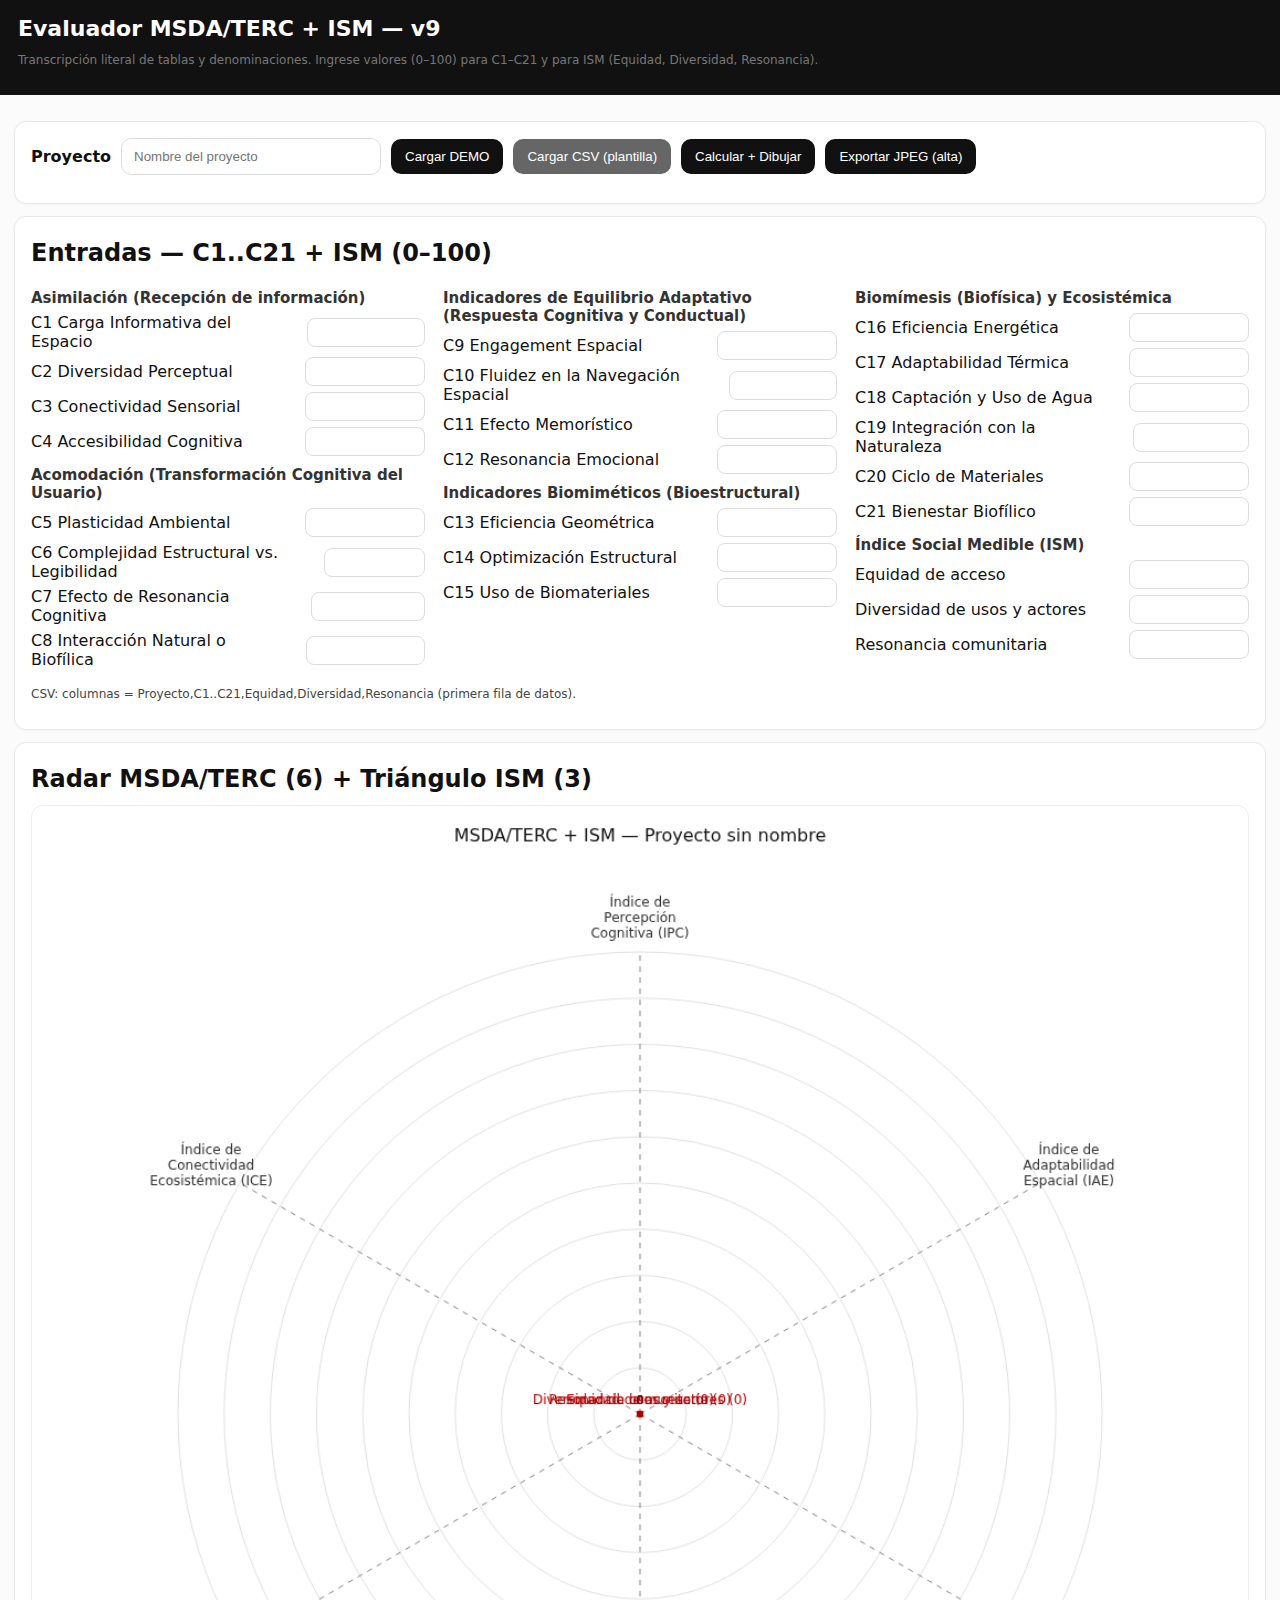
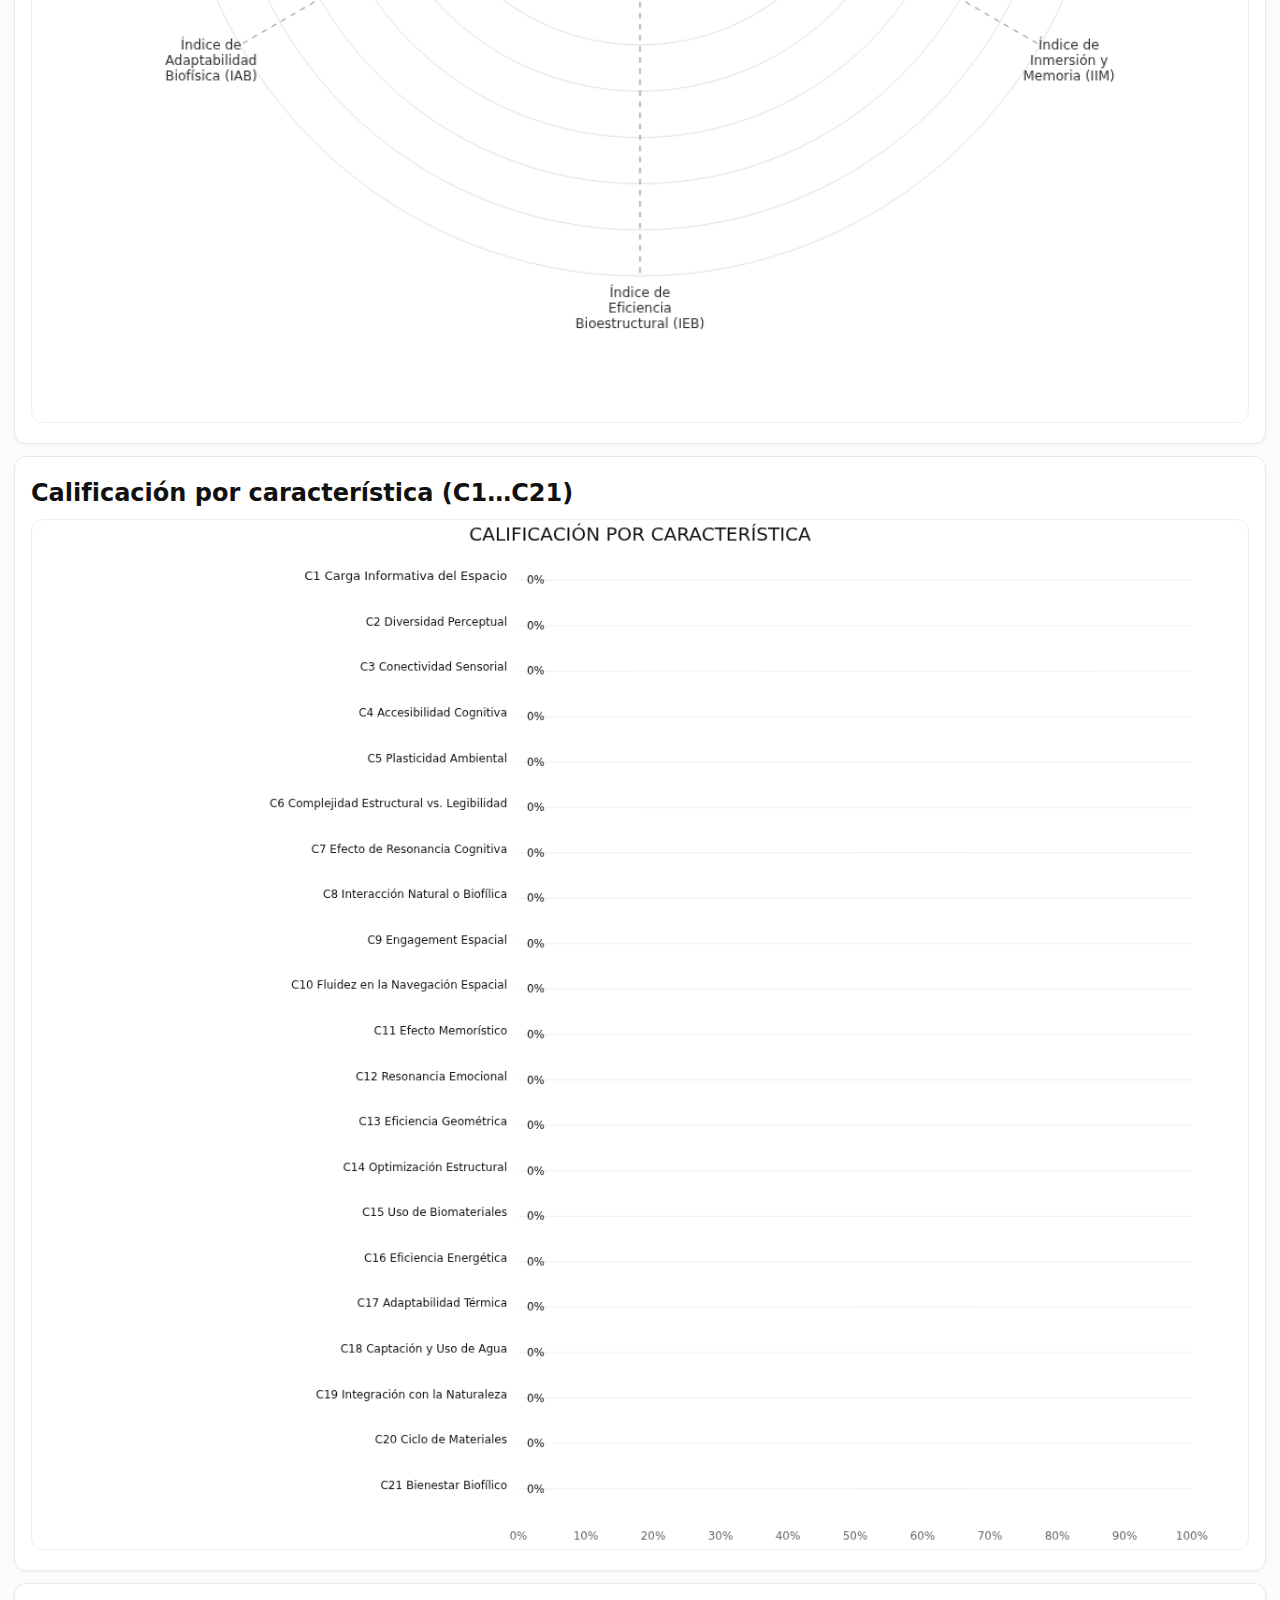
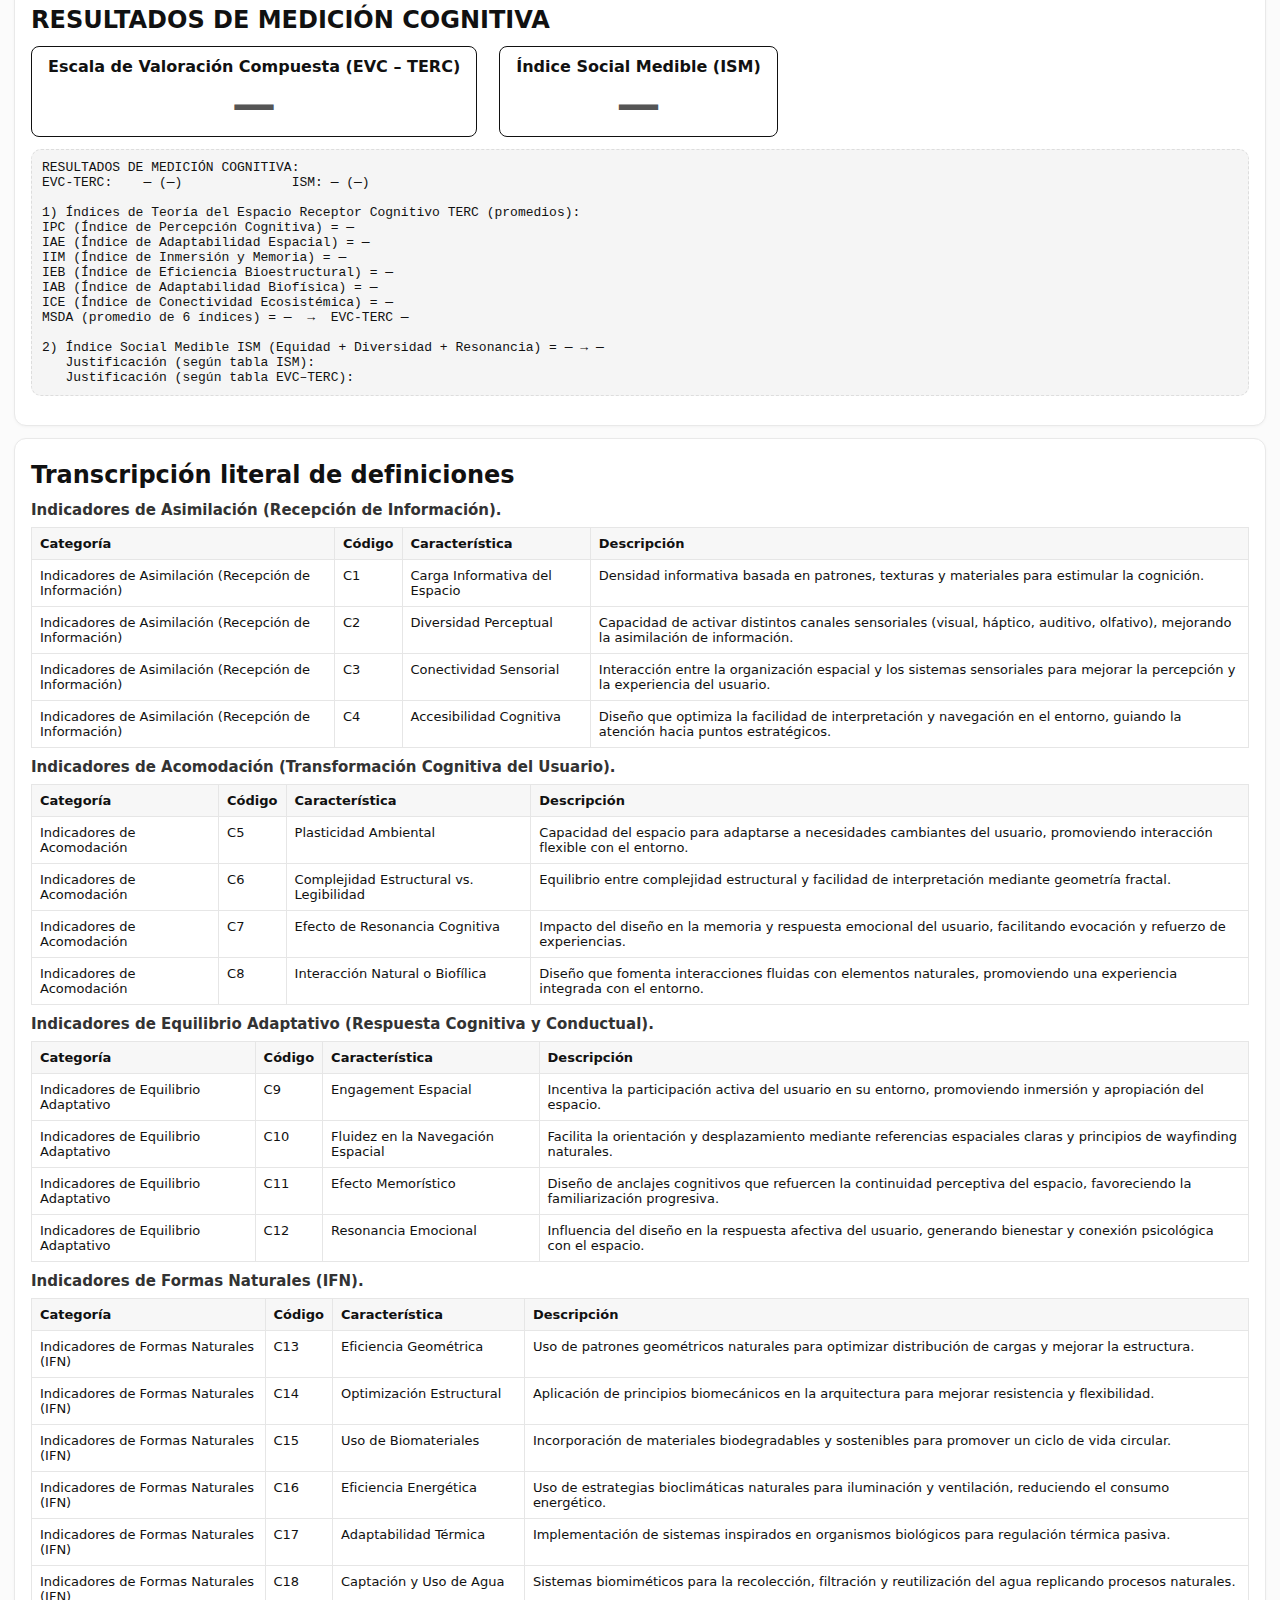
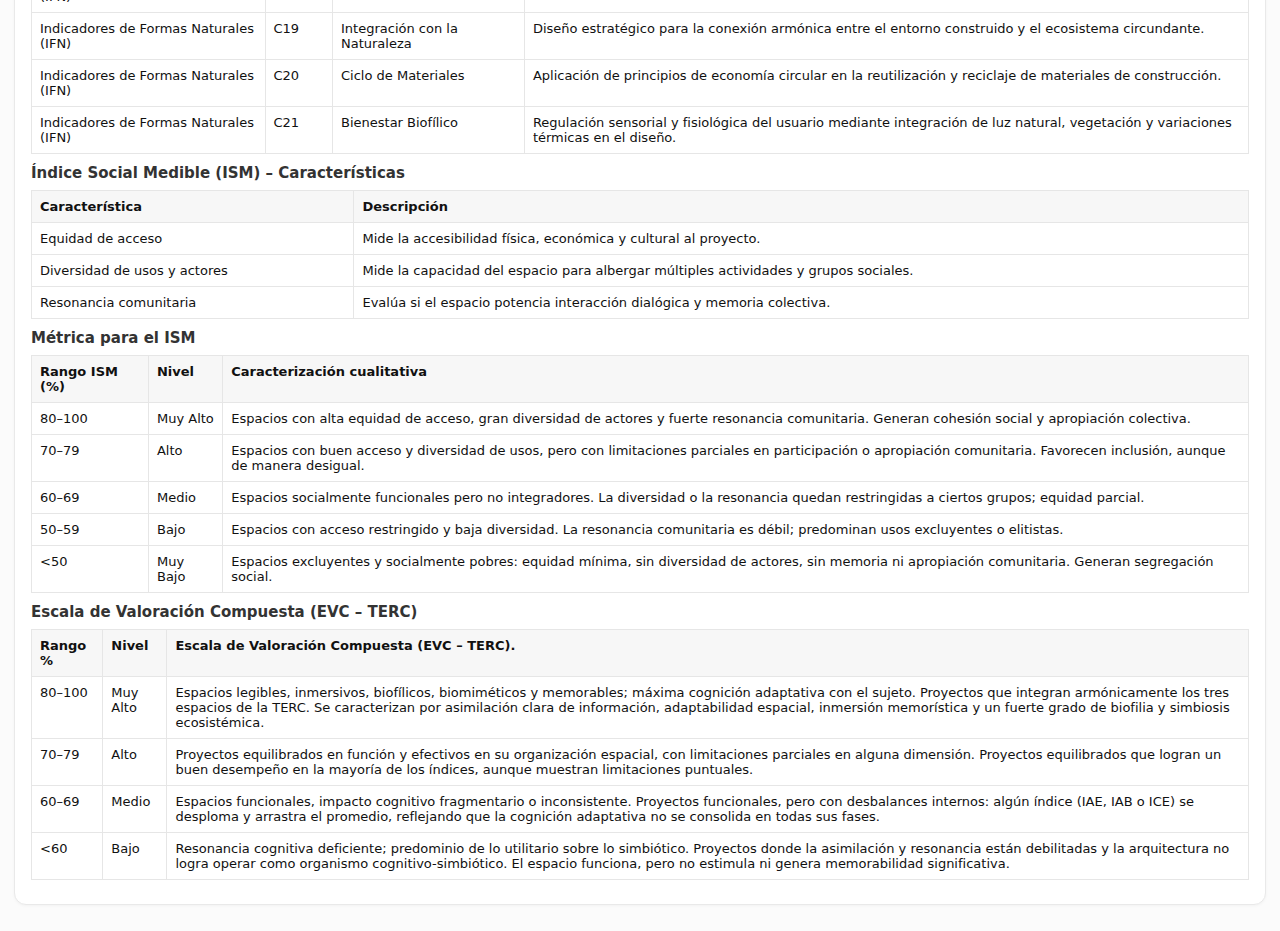
<file: app_msda_ism_v9.html>
<!doctype html>
<html lang="es">
<head>
<meta charset="utf-8">
<meta name="viewport" content="width=device-width,initial-scale=1">
<title>Evaluador MSDA/TERC + ISM — v9 (literal)</title>
<link rel="stylesheet" href="styles_v9.css">
</head>
<body>
<header>
  <h1>Evaluador MSDA/TERC + ISM — v9</h1>
  <p class="muted">Transcripción literal de tablas y denominaciones. Ingrese valores (0–100) para C1–C21 y para ISM (Equidad, Diversidad, Resonancia).</p>
</header>

<main>
  <section class="card">
    <div class="row">
      <label class="lbl">Proyecto</label>
      <input id="projName" class="field" placeholder="Nombre del proyecto">
      <button id="demoBtn" class="btn">Cargar DEMO</button>
      <input id="csvFile" type="file" accept=".csv" style="display:none">
      <button id="csvBtn" class="btn ghost">Cargar CSV (plantilla)</button>
      <button id="goCalc" class="btn">Calcular + Dibujar</button>
      <button id="goJPG" class="btn">Exportar JPEG (alta)</button>
    </div>
    <p id="csvStatus" class="small muted"></p>
  </section>

  <section class="card">
    <h2>Entradas — C1..C21 + ISM (0–100)</h2>
    <div class="grid">
      <div>
        <h3>Asimilación (Recepción de información)</h3>
        <label>C1 Carga Informativa del Espacio <input type="number" id="C1" min="0" max="100" class="num"></label>
        <label>C2 Diversidad Perceptual <input type="number" id="C2" min="0" max="100" class="num"></label>
        <label>C3 Conectividad Sensorial <input type="number" id="C3" min="0" max="100" class="num"></label>
        <label>C4 Accesibilidad Cognitiva <input type="number" id="C4" min="0" max="100" class="num"></label>
        <h3>Acomodación (Transformación Cognitiva del Usuario)</h3>
        <label>C5 Plasticidad Ambiental <input type="number" id="C5" min="0" max="100" class="num"></label>
        <label>C6 Complejidad Estructural vs. Legibilidad <input type="number" id="C6" min="0" max="100" class="num"></label>
        <label>C7 Efecto de Resonancia Cognitiva <input type="number" id="C7" min="0" max="100" class="num"></label>
        <label>C8 Interacción Natural o Biofílica <input type="number" id="C8" min="0" max="100" class="num"></label>
      </div>
      <div>
        <h3>Indicadores de Equilibrio Adaptativo (Respuesta Cognitiva y Conductual)</h3>
        <label>C9 Engagement Espacial <input type="number" id="C9" min="0" max="100" class="num"></label>
        <label>C10 Fluidez en la Navegación Espacial <input type="number" id="C10" min="0" max="100" class="num"></label>
        <label>C11 Efecto Memorístico <input type="number" id="C11" min="0" max="100" class="num"></label>
        <label>C12 Resonancia Emocional <input type="number" id="C12" min="0" max="100" class="num"></label>
        <h3>Indicadores Biomiméticos (Bioestructural)</h3>
        <label>C13 Eficiencia Geométrica <input type="number" id="C13" min="0" max="100" class="num"></label>
        <label>C14 Optimización Estructural <input type="number" id="C14" min="0" max="100" class="num"></label>
        <label>C15 Uso de Biomateriales <input type="number" id="C15" min="0" max="100" class="num"></label>
      </div>
      <div>
        <h3>Biomímesis (Biofísica) y Ecosistémica</h3>
        <label>C16 Eficiencia Energética <input type="number" id="C16" min="0" max="100" class="num"></label>
        <label>C17 Adaptabilidad Térmica <input type="number" id="C17" min="0" max="100" class="num"></label>
        <label>C18 Captación y Uso de Agua <input type="number" id="C18" min="0" max="100" class="num"></label>
        <label>C19 Integración con la Naturaleza <input type="number" id="C19" min="0" max="100" class="num"></label>
        <label>C20 Ciclo de Materiales <input type="number" id="C20" min="0" max="100" class="num"></label>
        <label>C21 Bienestar Biofílico <input type="number" id="C21" min="0" max="100" class="num"></label>
        <h3>Índice Social Medible (ISM)</h3>
        <label>Equidad de acceso <input type="number" id="EQ" min="0" max="100" class="num"></label>
        <label>Diversidad de usos y actores <input type="number" id="DIV" min="0" max="100" class="num"></label>
        <label>Resonancia comunitaria <input type="number" id="RES" min="0" max="100" class="num"></label>
      </div>
    </div>
    <p class="small">CSV: columnas = Proyecto,C1..C21,Equidad,Diversidad,Resonancia (primera fila de datos).</p>
  </section>

  <section class="card">
    <h2>Radar MSDA/TERC (6) + Triángulo ISM (3)</h2>
    <canvas id="radar" width="1100" height="1100"></canvas>
  </section>

  <section class="card">
    <h2>Calificación por característica (C1…C21)</h2>
    <canvas id="bars" width="1300" height="1100"></canvas>
  </section>

  <section class="card">
    <h2>RESULTADOS DE MEDICIÓN COGNITIVA</h2>
    <div class="row">
      <div class="placa">
        <h4>Escala de Valoración Compuesta (EVC – TERC)</h4>
        <div id="placaEVC" class="valor">—</div>
      </div>
      <div class="placa">
        <h4>Índice Social Medible (ISM)</h4>
        <div id="placaISM" class="valor">—</div>
      </div>
    </div>
    <pre id="resultadoTxt" class="mono" style="margin-top:12px"></pre>
  </section>

  <section class="card">
    <h2>Transcripción literal de definiciones</h2>

    <h3>Indicadores de Asimilación (Recepción de Información).</h3>
    <table>
      <thead><tr><th>Categoría</th><th>Código</th><th>Característica</th><th>Descripción</th></tr></thead>
      <tbody>
        <tr><td>Indicadores de Asimilación (Recepción de Información)</td><td>C1</td><td>Carga Informativa del Espacio</td><td>Densidad informativa basada en patrones, texturas y materiales para estimular la cognición.</td></tr>
        <tr><td>Indicadores de Asimilación (Recepción de Información)</td><td>C2</td><td>Diversidad Perceptual</td><td>Capacidad de activar distintos canales sensoriales (visual, háptico, auditivo, olfativo), mejorando la asimilación de información.</td></tr>
        <tr><td>Indicadores de Asimilación (Recepción de Información)</td><td>C3</td><td>Conectividad Sensorial</td><td>Interacción entre la organización espacial y los sistemas sensoriales para mejorar la percepción y la experiencia del usuario.</td></tr>
        <tr><td>Indicadores de Asimilación (Recepción de Información)</td><td>C4</td><td>Accesibilidad Cognitiva</td><td>Diseño que optimiza la facilidad de interpretación y navegación en el entorno, guiando la atención hacia puntos estratégicos.</td></tr>
      </tbody>
    </table>

    <h3>Indicadores de Acomodación (Transformación Cognitiva del Usuario).</h3>
    <table>
      <thead><tr><th>Categoría</th><th>Código</th><th>Característica</th><th>Descripción</th></tr></thead>
      <tbody>
        <tr><td>Indicadores de Acomodación</td><td>C5</td><td>Plasticidad Ambiental</td><td>Capacidad del espacio para adaptarse a necesidades cambiantes del usuario, promoviendo interacción flexible con el entorno.</td></tr>
        <tr><td>Indicadores de Acomodación</td><td>C6</td><td>Complejidad Estructural vs. Legibilidad</td><td>Equilibrio entre complejidad estructural y facilidad de interpretación mediante geometría fractal.</td></tr>
        <tr><td>Indicadores de Acomodación</td><td>C7</td><td>Efecto de Resonancia Cognitiva</td><td>Impacto del diseño en la memoria y respuesta emocional del usuario, facilitando evocación y refuerzo de experiencias.</td></tr>
        <tr><td>Indicadores de Acomodación</td><td>C8</td><td>Interacción Natural o Biofílica</td><td>Diseño que fomenta interacciones fluidas con elementos naturales, promoviendo una experiencia integrada con el entorno.</td></tr>
      </tbody>
    </table>

    <h3>Indicadores de Equilibrio Adaptativo (Respuesta Cognitiva y Conductual).</h3>
    <table>
      <thead><tr><th>Categoría</th><th>Código</th><th>Característica</th><th>Descripción</th></tr></thead>
      <tbody>
        <tr><td>Indicadores de Equilibrio Adaptativo</td><td>C9</td><td>Engagement Espacial</td><td>Incentiva la participación activa del usuario en su entorno, promoviendo inmersión y apropiación del espacio.</td></tr>
        <tr><td>Indicadores de Equilibrio Adaptativo</td><td>C10</td><td>Fluidez en la Navegación Espacial</td><td>Facilita la orientación y desplazamiento mediante referencias espaciales claras y principios de wayfinding naturales.</td></tr>
        <tr><td>Indicadores de Equilibrio Adaptativo</td><td>C11</td><td>Efecto Memorístico</td><td>Diseño de anclajes cognitivos que refuercen la continuidad perceptiva del espacio, favoreciendo la familiarización progresiva.</td></tr>
        <tr><td>Indicadores de Equilibrio Adaptativo</td><td>C12</td><td>Resonancia Emocional</td><td>Influencia del diseño en la respuesta afectiva del usuario, generando bienestar y conexión psicológica con el espacio.</td></tr>
      </tbody>
    </table>

    <h3>Indicadores de Formas Naturales (IFN).</h3>
    <table>
      <thead><tr><th>Categoría</th><th>Código</th><th>Característica</th><th>Descripción</th></tr></thead>
      <tbody>
        <tr><td>Indicadores de Formas Naturales (IFN)</td><td>C13</td><td>Eficiencia Geométrica</td><td>Uso de patrones geométricos naturales para optimizar distribución de cargas y mejorar la estructura.</td></tr>
        <tr><td>Indicadores de Formas Naturales (IFN)</td><td>C14</td><td>Optimización Estructural</td><td>Aplicación de principios biomecánicos en la arquitectura para mejorar resistencia y flexibilidad.</td></tr>
        <tr><td>Indicadores de Formas Naturales (IFN)</td><td>C15</td><td>Uso de Biomateriales</td><td>Incorporación de materiales biodegradables y sostenibles para promover un ciclo de vida circular.</td></tr>
        <tr><td>Indicadores de Formas Naturales (IFN)</td><td>C16</td><td>Eficiencia Energética</td><td>Uso de estrategias bioclimáticas naturales para iluminación y ventilación, reduciendo el consumo energético.</td></tr>
        <tr><td>Indicadores de Formas Naturales (IFN)</td><td>C17</td><td>Adaptabilidad Térmica</td><td>Implementación de sistemas inspirados en organismos biológicos para regulación térmica pasiva.</td></tr>
        <tr><td>Indicadores de Formas Naturales (IFN)</td><td>C18</td><td>Captación y Uso de Agua</td><td>Sistemas biomiméticos para la recolección, filtración y reutilización del agua replicando procesos naturales.</td></tr>
        <tr><td>Indicadores de Formas Naturales (IFN)</td><td>C19</td><td>Integración con la Naturaleza</td><td>Diseño estratégico para la conexión armónica entre el entorno construido y el ecosistema circundante.</td></tr>
        <tr><td>Indicadores de Formas Naturales (IFN)</td><td>C20</td><td>Ciclo de Materiales</td><td>Aplicación de principios de economía circular en la reutilización y reciclaje de materiales de construcción.</td></tr>
        <tr><td>Indicadores de Formas Naturales (IFN)</td><td>C21</td><td>Bienestar Biofílico</td><td>Regulación sensorial y fisiológica del usuario mediante integración de luz natural, vegetación y variaciones térmicas en el diseño.</td></tr>
      </tbody>
    </table>

    <!-- NUEVA TABLA: ISM Características (antes de la métrica ISM) -->
    <h3>Índice Social Medible (ISM) – Características</h3>
    <table>
      <thead><tr><th>Característica</th><th>Descripción</th></tr></thead>
      <tbody>
        <tr><td>Equidad de acceso</td><td>Mide la accesibilidad física, económica y cultural al proyecto.</td></tr>
        <tr><td>Diversidad de usos y actores</td><td>Mide la capacidad del espacio para albergar múltiples actividades y grupos sociales.</td></tr>
        <tr><td>Resonancia comunitaria</td><td>Evalúa si el espacio potencia interacción dialógica y memoria colectiva.</td></tr>
      </tbody>
    </table>

    <h3>Métrica para el ISM</h3>
    <table>
      <thead><tr><th>Rango ISM (%)</th><th>Nivel</th><th>Caracterización cualitativa</th></tr></thead>
      <tbody>
        <tr><td>80–100</td><td>Muy Alto</td><td>Espacios con alta equidad de acceso, gran diversidad de actores y fuerte resonancia comunitaria. Generan cohesión social y apropiación colectiva.</td></tr>
        <tr><td>70–79</td><td>Alto</td><td>Espacios con buen acceso y diversidad de usos, pero con limitaciones parciales en participación o apropiación comunitaria. Favorecen inclusión, aunque de manera desigual.</td></tr>
        <tr><td>60–69</td><td>Medio</td><td>Espacios socialmente funcionales pero no integradores. La diversidad o la resonancia quedan restringidas a ciertos grupos; equidad parcial.</td></tr>
        <tr><td>50–59</td><td>Bajo</td><td>Espacios con acceso restringido y baja diversidad. La resonancia comunitaria es débil; predominan usos excluyentes o elitistas.</td></tr>
        <tr><td>&lt;50</td><td>Muy Bajo</td><td>Espacios excluyentes y socialmente pobres: equidad mínima, sin diversidad de actores, sin memoria ni apropiación comunitaria. Generan segregación social.</td></tr>
      </tbody>
    </table>

    <h3>Escala de Valoración Compuesta (EVC – TERC)</h3>
    <table>
      <thead><tr><th>Rango %</th><th>Nivel</th><th>Escala de Valoración Compuesta (EVC – TERC).</th></tr></thead>
      <tbody>
        <tr><td>80–100</td><td>Muy Alto</td><td>Espacios legibles, inmersivos, biofílicos, biomiméticos y memorables; máxima cognición adaptativa con el sujeto. Proyectos que integran armónicamente los tres espacios de la TERC. Se caracterizan por asimilación clara de información, adaptabilidad espacial, inmersión memorística y un fuerte grado de biofilia y simbiosis ecosistémica.</td></tr>
        <tr><td>70–79</td><td>Alto</td><td>Proyectos equilibrados en función y efectivos en su organización espacial, con limitaciones parciales en alguna dimensión. Proyectos equilibrados que logran un buen desempeño en la mayoría de los índices, aunque muestran limitaciones puntuales.</td></tr>
        <tr><td>60–69</td><td>Medio</td><td>Espacios funcionales, impacto cognitivo fragmentario o inconsistente.  Proyectos funcionales, pero con desbalances internos: algún índice (IAE, IAB o ICE) se desploma y arrastra el promedio, reflejando que la cognición adaptativa no se consolida en todas sus fases.</td></tr>
        <tr><td>&lt;60</td><td>Bajo</td><td>Resonancia cognitiva deficiente; predominio de lo utilitario sobre lo simbiótico. Proyectos donde la asimilación y resonancia están debilitadas y la arquitectura no logra operar como organismo cognitivo-simbiótico. El espacio funciona, pero no estimula ni genera memorabilidad significativa.</td></tr>
      </tbody>
    </table>

    <!-- Se elimina la lista <ul> redundante del ISM para evitar duplicidad -->
  </section>
</main>

<script>
const g=id=>document.getElementById(id);
const nv=id=>{const x=parseFloat(g(id).value);return isNaN(x)?null:x};
const prom=a=>{const f=a.filter(v=>v!=null);return f.length?f.reduce((s,v)=>s+v,0)/f.length:null};

function calcAll(){
  const v = {};
  for(let i=1;i<=21;i++) v['C'+i]=nv('C'+i);
  const IPC=prom([v.C1,v.C2,v.C3,v.C4]);
  const IAE=prom([v.C5,v.C6,v.C7,v.C8]);
  const IIM=prom([v.C9,v.C10,v.C11,v.C12]);
  const IEB=prom([v.C13,v.C14,v.C15]);
  const IAB=prom([v.C16,v.C17,v.C18]);
  const ICE=prom([v.C19,v.C20,v.C21]);
  const EQ=nv('EQ'),DIV=nv('DIV'),RES=nv('RES');
  const ISM=prom([EQ,DIV,RES]);
  const MSDA=prom([IPC,IAE,IIM,IEB,IAB,ICE]);
  return {v,IPC,IAE,IIM,IEB,IAB,ICE,EQ,DIV,RES,ISM,MSDA};
}

// Escala tipo semáforo
function colorSemaforo(val){
  if(val==null) return '#555';
  if(val>=80) return '#2e7d32';   // muy alto · verde fuerte
  if(val>=70) return '#66bb6a';   // alto · verde
  if(val>=60) return '#fdd835';   // medio · amarillo
  if(val>=50) return '#fb8c00';   // bajo · naranja
  return '#c62828';               // muy bajo · rojo
}
function nivel(val){
  if(val==null) return '—';
  if(val>=80) return 'Muy Alto';
  if(val>=70) return 'Alto';
  if(val>=60) return 'Medio';
  if(val>=50) return 'Bajo';
  return 'Muy Bajo';
}
function descISM(val){
  if(val==null) return '';
  if(val>=80) return 'Espacios con alta equidad de acceso, gran diversidad de actores y fuerte resonancia comunitaria. Generan cohesión social y apropiación colectiva.';
  if(val>=70) return 'Espacios con buen acceso y diversidad de usos, pero con limitaciones parciales en participación o apropiación comunitaria. Favorecen inclusión, aunque de manera desigual.';
  if(val>=60) return 'Espacios socialmente funcionales pero no integradores. La diversidad o la resonancia quedan restringidas a ciertos grupos; equidad parcial.';
  if(val>=50) return 'Espacios con acceso restringido y baja diversidad. La resonancia comunitaria es débil; predominan usos excluyentes o elitistas.';
  return 'Espacios excluyentes y socialmente pobres: equidad mínima, sin diversidad de actores, sin memoria ni apropiación comunitaria. Generan segregación social.';
}
function descEVC(val){
  if(val==null) return '';
  if(val>=80) return 'Espacios legibles, inmersivos, biofílicos, biomiméticos y memorables; máxima cognición adaptativa con el sujeto. Integración armónica de los tres espacios de la TERC.';
  if(val>=70) return 'Proyectos equilibrados y efectivos en su organización espacial, con limitaciones parciales en alguna dimensión.';
  if(val>=60) return 'Proyectos funcionales con desbalances internos; algún índice (IPC, IAE, IIM, IEB, IAB o ICE) se desploma y arrastra el promedio.';
  return 'Resonancia cognitiva deficiente; predominio de lo utilitario sobre lo simbiótico. El espacio funciona pero no genera memorabilidad significativa.';
}

function drawRadar(){
  const cv=g('radar'),ctx=cv.getContext('2d');
  const W=cv.width,H=cv.height,cx=W/2,cy=H/2,R=Math.min(W,H)*0.38;
  ctx.clearRect(0,0,W,H);
  const ring=t=>R*(t/100);
  ctx.strokeStyle="#e1e1e1";ctx.lineWidth=1;
  for(let t=0;t<=100;t+=10){ctx.beginPath();ctx.arc(cx,cy,ring(t),0,2*Math.PI);ctx.stroke()}
  const axes=["IPC","IAE","IIM","IEB","IAB","ICE"];
  const labels=[
    "Índice de\nPercepción\nCognitiva (IPC)",
    "Índice de\nAdaptabilidad\nEspacial (IAE)",
    "Índice de\nInmersión y\nMemoria (IIM)",
    "Índice de\nEficiencia\nBioestructural (IEB)",
    "Índice de\nAdaptabilidad\nBiofísica (IAB)",
    "Índice de\nConectividad\nEcosistémica (ICE)"
  ];
  const ang=axes.map((_,i)=>-Math.PI/2+i*(2*Math.PI/axes.length));
  ctx.setLineDash([5,5]);
  labels.forEach((lab,i)=>{
    const a=ang[i],x=cx+R*Math.cos(a),y=cy+R*Math.sin(a);
    ctx.strokeStyle="#888";ctx.beginPath();ctx.moveTo(cx,cy);ctx.lineTo(x,y);ctx.stroke();
    const lx=cx+(R+30)*Math.cos(a),ly=cy+(R+30)*Math.sin(a);
    ctx.fillStyle="#333";ctx.font="12px system-ui,sans-serif";ctx.textAlign="center";ctx.textBaseline="middle";
    lab.split("\n").forEach((s,k)=>ctx.fillText(s,lx,ly+(k-1)*14));
  });
  ctx.setLineDash([]);
  const p=calcAll();
  const poly=axes.map((k,i)=>{
    const v=Math.max(0,Math.min(100,p[k]||0));
    return [cx+ring(v)*Math.cos(ang[i]),cy+ring(v)*Math.sin(ang[i])];
  });
  ctx.beginPath();poly.forEach((pt,i)=>i?ctx.lineTo(pt[0],pt[1]):ctx.moveTo(pt[0],pt[1]));ctx.closePath();
  ctx.fillStyle="rgba(0,0,0,.06)";ctx.strokeStyle="#111";ctx.lineWidth=2;ctx.fill();ctx.stroke();
  ctx.fillStyle="#111";ctx.font="11px system-ui,sans-serif";ctx.textAlign="center";
  poly.forEach((pt,i)=>{ctx.beginPath();ctx.arc(pt[0],pt[1],3,0,2*Math.PI);ctx.fill();const val=Math.round(p[axes[i]]||0);ctx.fillText(String(val),pt[0],pt[1]-12)});
  // ISM triangle
  const a3=[-Math.PI/2,-Math.PI/2+2*Math.PI/3,-Math.PI/2+4*Math.PI/3];
  const vals=[p.EQ||0,p.DIV||0,p.RES||0].map(v=>Math.max(0,Math.min(100,v)));
  const tri=a3.map((a,i)=>[cx+ring(vals[i])*Math.cos(a),cy+ring(vals[i])*Math.sin(a)]);
  ctx.beginPath();tri.forEach((pt,i)=>i?ctx.lineTo(pt[0],pt[1]):ctx.moveTo(pt[0],pt[1]));ctx.closePath();
  ctx.fillStyle="rgba(200,0,0,.12)";ctx.strokeStyle="rgba(200,0,0,.9)";ctx.lineWidth=2;ctx.fill();ctx.stroke();
  const labs3=["Equidad de acceso","Diversidad de usos y actores","Resonancia comunitaria"];
  ctx.fillStyle="#b00000";ctx.font="12px system-ui,sans-serif";
  tri.forEach((pt,i)=>{ctx.beginPath();ctx.arc(pt[0],pt[1],3,0,2*Math.PI);ctx.fill();ctx.fillText(`${labs3[i]} (${Math.round(vals[i])})`,pt[0],pt[1]-12)});
  // título
  ctx.fillStyle="#111";ctx.font="16px system-ui,sans-serif";ctx.textAlign="center";ctx.fillText(`MSDA/TERC + ISM — ${g('projName').value||'Proyecto sin nombre'}`,cx,28);
}

function drawBars(){
  const cv=g('bars'),ctx=cv.getContext('2d');
  const W=cv.width,H=cv.height;ctx.clearRect(0,0,W,H);
  const p=calcAll(), vals=p.v;
  const labels=[
    "C1 Carga Informativa del Espacio","C2 Diversidad Perceptual","C3 Conectividad Sensorial","C4 Accesibilidad Cognitiva",
    "C5 Plasticidad Ambiental","C6 Complejidad Estructural vs. Legibilidad","C7 Efecto de Resonancia Cognitiva","C8 Interacción Natural o Biofílica",
    "C9 Engagement Espacial","C10 Fluidez en la Navegación Espacial","C11 Efecto Memorístico","C12 Resonancia Emocional",
    "C13 Eficiencia Geométrica","C14 Optimización Estructural","C15 Uso de Biomateriales",
    "C16 Eficiencia Energética","C17 Adaptabilidad Térmica","C18 Captación y Uso de Agua",
    "C19 Integración con la Naturaleza","C20 Ciclo de Materiales","C21 Bienestar Biofílico"
  ];
  const data=labels.map((lab,i)=>({lab,val:vals['C'+(i+1)]||0}));
  const padL=520,padR=60,padT=40,padB=40;
  const innerW=W-padL-padR, innerH=H-padT-padB;
  const rowH=innerH/labels.length;
  ctx.fillStyle="#111";ctx.font="20px system-ui,sans-serif";ctx.textAlign="center";ctx.fillText("CALIFICACIÓN POR CARACTERÍSTICA",W/2,22);
  ctx.textAlign="right";ctx.font="13px system-ui,sans-serif";
  data.forEach((d,i)=>{
    const y=padT+i*rowH+rowH*0.5;
    ctx.fillStyle="#111";ctx.fillText(d.lab,padL-12,y);
    ctx.strokeStyle="#eee";ctx.beginPath();ctx.moveTo(padL,y);ctx.lineTo(W-padR,y);ctx.stroke();
    const w=innerW*(Math.max(0,Math.min(100,d.val))/100);
    ctx.fillStyle=colorSemaforo(d.val);
    ctx.fillRect(padL,y-6,w,12);
    ctx.fillStyle="#0a0a0a";ctx.font="12px system-ui,sans-serif";ctx.textAlign="right";ctx.fillText(`${Math.round(d.val)}%`,padL+w+28,y+4);
  });
  ctx.textAlign="center";ctx.fillStyle="#666";
  for(let t=0;t<=100;t+=10){const x=padL+innerW*(t/100);ctx.fillText(t+"%",x,H-10);}
}

function updateResultados(){
  const p=calcAll();
  const fmt = x=> x==null ? '—' : Number(x).toFixed(2);
  g('placaEVC').textContent = fmt(p.MSDA);
  g('placaISM').textContent = fmt(p.ISM);
  g('placaEVC').style.color = colorSemaforo(p.MSDA);
  g('placaISM').style.color = colorSemaforo(p.ISM);

  const resumen = [
    'RESULTADOS DE MEDICIÓN COGNITIVA: ',
    `EVC-TERC:    ${fmt(p.MSDA)} (${nivel(p.MSDA)})              ISM: ${fmt(p.ISM)} (${nivel(p.ISM)})`,
    '',
    '1) Índices de Teoría del Espacio Receptor Cognitivo TERC (promedios):',
    `IPC (Índice de Percepción Cognitiva) = ${fmt(p.IPC)}`,
    `IAE (Índice de Adaptabilidad Espacial) = ${fmt(p.IAE)}`,
    `IIM (Índice de Inmersión y Memoria) = ${fmt(p.IIM)}`,
    `IEB (Índice de Eficiencia Bioestructural) = ${fmt(p.IEB)}`,
    `IAB (Índice de Adaptabilidad Biofísica) = ${fmt(p.IAB)}`,
    `ICE (Índice de Conectividad Ecosistémica) = ${fmt(p.ICE)}`,
    `MSDA (promedio de 6 índices) = ${fmt(p.MSDA)}  →  EVC-TERC ${nivel(p.MSDA)}`,
    '',
    `2) Índice Social Medible ISM (Equidad + Diversidad + Resonancia) = ${fmt(p.ISM)} → ${nivel(p.ISM)}`,
    `   Justificación (según tabla ISM): ${descISM(p.ISM)}`,
    `   Justificación (según tabla EVC–TERC): ${descEVC(p.MSDA)}`
  ].join('\n');
  g('resultadoTxt').textContent = resumen;
}

function drawAll(){ drawRadar(); drawBars(); updateResultados(); }

document.getElementById('goCalc').addEventListener('click', drawAll);

// DEMO
document.getElementById('demoBtn').addEventListener('click', ()=>{
  const demo = {Proyecto:'DEMO', C1:90,C2:85,C3:80,C4:60, C5:70,C6:75,C7:85,C8:95, C9:80,C10:70,C11:90,C12:85, C13:80,C14:75,C15:65, C16:60,C17:70,C18:80, C19:95,C20:50,C21:90, Equidad:78, Diversidad:74, Resonancia:76};
  g('projName').value = demo.Proyecto;
  for(let i=1;i<=21;i++) g('C'+i).value = demo['C'+i];
  g('EQ').value=demo.Equidad; g('DIV').value=demo.Diversidad; g('RES').value=demo.Resonancia;
  drawAll();
});

// CSV
document.getElementById('csvBtn').addEventListener('click', ()=> g('csvFile').click());
document.getElementById('csvFile').addEventListener('change', async (ev)=>{
  const f = ev.target.files[0]; if(!f){return}
  g('csvStatus').textContent = 'Leyendo CSV local...';
  const txt = await f.text();
  const lines = txt.trim().split(/\r?\n/);
  const headers = lines[0].split(',').map(s=>s.trim());
  const idx = (name)=> headers.indexOf(name);
  const row = lines[1] ? lines[1].split(',') : null;
  if(!row){ g('csvStatus').textContent='CSV vacío.'; return; }
  const get=(name)=>{ const i=idx(name); return i>=0? row[i].trim():''; };
  g('projName').value = get('Proyecto') || 'CSV';
  for(let i=1;i<=21;i++){ g('C'+i).value = get('C'+i) || ''; }
  g('EQ').value = get('Equidad') || '';
  g('DIV').value = get('Diversidad') || '';
  g('RES').value = get('Resonancia') || '';
  g('csvStatus').textContent = 'CSV cargado.';
  drawAll();
});

// Exportar JPEG en alta resolución
document.getElementById('goJPG').addEventListener('click', ()=>{
  const radar = g('radar'), bars = g('bars');
  const out = document.createElement('canvas');
  const marginTop = 40, between = 120, bottom = 60;
  const width = Math.max(radar.width, bars.width);
  const height = marginTop + radar.height + between + bars.height + bottom;
  out.width = width; out.height = height;
  const ctx = out.getContext('2d');
  ctx.fillStyle='#fff'; ctx.fillRect(0,0,width,height);
  // título
  ctx.fillStyle='#111'; ctx.font='22px system-ui,sans-serif'; ctx.textAlign='center';
  ctx.fillText('MSDA/TERC + ISM — ' + (g('projName').value||'Proyecto'), width/2, 28);
  // radar
  ctx.drawImage(radar, (width - radar.width)/2, marginTop);
  // placas
  ctx.fillStyle='#111'; ctx.font='16px system-ui,sans-serif'; ctx.textAlign='left';
  const yPlaca = marginTop + radar.height + 40;
  ctx.fillText('EVC–TERC:', 40, yPlaca);
  ctx.fillText('ISM:', 260, yPlaca);
  ctx.fillStyle = colorSemaforo(parseFloat(g('placaEVC').textContent));
  ctx.font='bold 40px system-ui,sans-serif';
  ctx.fillText(g('placaEVC').textContent || '—', 140, yPlaca+4);
  ctx.fillStyle = colorSemaforo(parseFloat(g('placaISM').textContent));
  ctx.fillText(g('placaISM').textContent || '—', 320, yPlaca+4);
  // barras
  ctx.drawImage(bars, (width - bars.width)/2, marginTop + radar.height + between);
  // descarga
  const link = document.createElement('a');
  link.download = (g('projName').value || 'msda_ism') + '_v9.jpg';
  link.href = out.toDataURL('image/jpeg', 0.96);
  link.click();
});

drawAll();
</script>
</body>
</html>
</file>
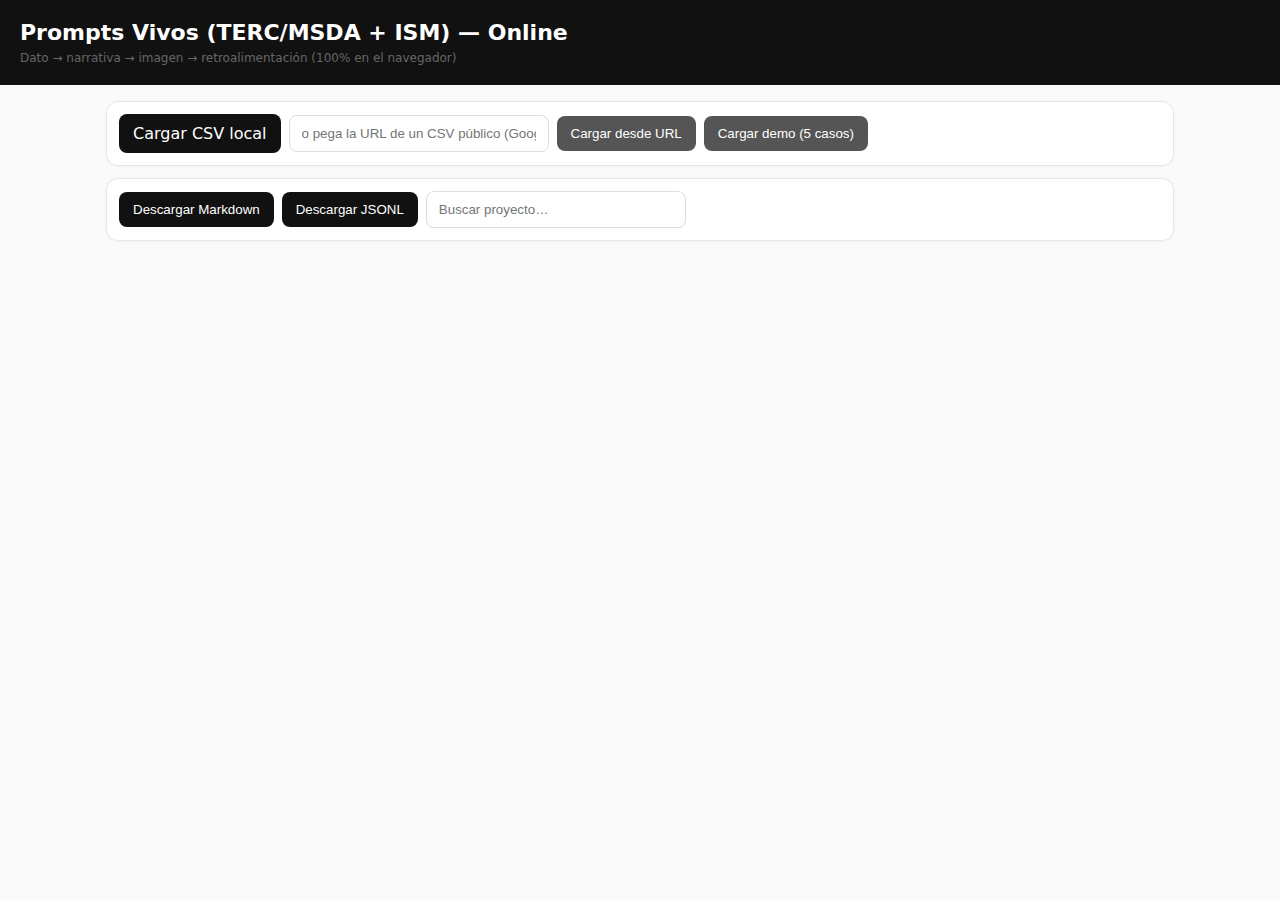
<file: index online.html>
<!doctype html>
<html lang="es">
<head>
<meta charset="utf-8">
<meta name="viewport" content="width=device-width,initial-scale=1">
<title>Prompts Vivos (TERC/MSDA + ISM) — Online</title>
<link rel="stylesheet" href="style.css">
</head>
<body>
<header>
  <h1>Prompts Vivos (TERC/MSDA + ISM) — Online</h1>
  <div class="muted">Dato → narrativa → imagen → retroalimentación (100% en el navegador)</div>
</header>
<main>
  <section class="panel">
    <div class="grid">
      <label for="csvFile" class="btn">Cargar CSV local</label>
      <input type="file" id="csvFile" accept=".csv" style="display:none">
      <input id="csvUrl" class="input" placeholder="o pega la URL de un CSV público (Google Sheets publicado como CSV)">
      <button id="fetchBtn" class="btn secondary">Cargar desde URL</button>
      <button id="demoBtn" class="btn secondary">Cargar demo (5 casos)</button>
      <span id="status" class="muted"></span>
    </div>
  </section>
  <section class="panel">
    <div class="grid">
      <button id="downloadMD" class="btn">Descargar Markdown</button>
      <button id="downloadJSONL" class="btn">Descargar JSONL</button>
      <input id="search" class="input" placeholder="Buscar proyecto…">
    </div>
  </section>
  <section id="cards" class="cards"></section>
</main>
<script>
const REQ_COLS = ["Proyecto","IPC","IAE","IIM","IEB","IAB","ICE","Equidad","Diversidad","Resonancia"];
let patrones = null, plantilla = null, prompts = [];

function qs(id){return document.getElementById(id)}
function setStatus(t){qs("status").textContent = t || ""}

async function loadJSON(path){
  const r = await fetch(path);
  if(!r.ok) throw new Error("No puedo leer "+path);
  return await r.json();
}
function parseCSV(text){
  const lines = text.trim().split(/\r?\n/);
  const headers = lines[0].split(",").map(s=>s.trim());
  return lines.slice(1).filter(Boolean).map(l=>{
    const cells = l.split(",").map(s=>s.trim());
    const o = {}; headers.forEach((h,i)=>o[h]=cells[i]??""); return o;
  });
}
function nivel(x){x=+x; if(x>=80)return"Alto"; if(x>=60)return"Medio"; if(x>=40)return"Bajo"; return "Muy Bajo"}
function bucket(valor, rangos){
  for(const k of ["alto","medio","bajo","muy_bajo"]){
    const r=rangos[k]; if(valor>=r.min && valor<r.max) return k;
  } return "muy_bajo";
}
function pick(dic, indice, b){
  try{ return dic[indice][b][0] }catch(e){ return "" }
}
function miniMarked(md){
  let html = md.replace(/&/g,"&amp;").replace(/</g,"&lt;").replace(/>/g,"&gt;");
  html = html.replace(/^### (.*)$/gm,"<h3>$1</h3>");
  html = html.replace(/\*\*(.+?)\*\*/g,"<strong>$1</strong>");
  html = html.replace(/\n/g,"<br>"); return html;
}
function buildRecords(rows){
  const rangos = patrones.rangos, msdaDic=patrones.msda, ismDic=patrones.ism;
  const bloques = plantilla.bloques, estructura = plantilla.estructura_md;
  const out = [];
  for(const row of rows){
    const IPC=+row.IPC, IAE=+row.IAE, IIM=+row.IIM, IEB=+row.IEB, IAB=+row.IAB, ICE=+row.ICE;
    const EQ=+row.Equidad, DV=+row.Diversidad, RS=+row.Resonancia;
    const msda_prom = +(((IPC+IAE+IIM+IEB+IAB+ICE)/6).toFixed(2));
    const ism_prom  = +(((EQ+DV+RS)/3).toFixed(2));
    const msda_nivel = nivel(msda_prom), ism_nivel=nivel(ism_prom);
    const b_ipc=bucket(IPC,rangos), b_iae=bucket(IAE,rangos), b_iim=bucket(IIM,rangos);
    const b_ieb=bucket(IEB,rangos), b_iab=bucket(IAB,rangos), b_ice=bucket(ICE,rangos);
    const b_eq=bucket(EQ,rangos),   b_dv=bucket(DV,rangos),   b_rs=bucket(RS,rangos);
    const msda_frases = { IPC: pick(msdaDic,"IPC",b_ipc), IAE: pick(msdaDic,"IAE",b_iae),
                          IIM: pick(msdaDic,"IIM",b_iim), IEB: pick(msdaDic,"IEB",b_ieb),
                          IAB: pick(msdaDic,"IAB",b_iab), ICE: pick(msdaDic,"ICE",b_ice) };
    const ism_frases = { Equidad: pick(ismDic,"Equidad",b_eq), Diversidad: pick(ismDic,"Diversidad",b_dv), Resonancia: pick(ismDic,"Resonancia",b_rs) };
    const ctx = { Proyecto: row.Proyecto, IPC, IAE, IIM, IEB, IAB, ICE, Equidad: EQ, Diversidad: DV, Resonancia: RS,
                  msda_prom, msda_nivel, ism_prom, ism_nivel, msda_frases, ism_frases };
    function renderBlock(tpl){
      let out = tpl;
      for(const [fam,dic] of [["msda_frases",msda_frases],["ism_frases",ism_frases]]){
        for(const k in dic){ out = out.replace(new RegExp("\\{"+fam+"\\."+k+"\\}","g"), String(dic[k])) }
      }
      for(const k in ctx){ out = out.replace(new RegExp("\\{"+k+"\\}","g"), String(ctx[k])) }
      return out;
    }
    const partes = estructura.map(key=>renderBlock(bloques[key]));
    const prompt_md = partes.join("\n\n").trim();
    out.push({ proyecto: row.Proyecto,
      msda: {IPC,IAE,IIM,IEB,IAB,ICE,promedio:msda_prom,nivel:msda_nivel},
      ism:  {Equidad:EQ,Diversidad:DV,Resonancia:RS,promedio:ism_prom,nivel:ism_nivel},
      prompt_md,
      prompt_img: `Render simbiótico de ${row.Proyecto} con MSDA ${msda_nivel} e ISM ${ism_nivel}; mejorar ICE/IAB y ampliar Equidad/Diversidad evitando clichés.`
    });
  } return out;
}
function renderCards(arr){
  const cont = qs("cards"); cont.innerHTML = "";
  arr.forEach((o)=>{
    const art = document.createElement("article"); art.className = "card";
    art.innerHTML = `<h3>${o.proyecto}</h3><div class="md">${miniMarked(o.prompt_md)}</div>`;
    cont.appendChild(art);
  });
}
function toJSONL(arr){ return arr.map(o=>JSON.stringify(o)).join("\n") }
function toMarkdown(arr){ return arr.map(o=>`# ${o.proyecto}\n\n${o.prompt_md}`).join("\n\n---\n\n") }
function download(name, content, type="text/plain;charset=utf-8"){
  const blob = new Blob([content], {type}); const a = document.createElement("a");
  a.href = URL.createObjectURL(blob); a.download = name; a.click(); URL.revokeObjectURL(a.href);
}
// Boot
(async function(){
  try{
    patrones = await loadJSON("patrones_semanticos.json");
    plantilla = await loadJSON("plantilla_semantica_v1.json");
    const urlParams = new URLSearchParams(location.search);
    const csvParam = urlParams.get("csv");
    if(csvParam){ setStatus("Cargando CSV desde URL…"); const r = await fetch(csvParam);
      const text = await r.text(); const rows = parseCSV(text);
      prompts = buildRecords(rows); renderCards(prompts); setStatus(`Cargados ${prompts.length} proyectos (URL).`);
    }
  }catch(e){ setStatus("Error cargando plantillas: " + e.message); }
})();
// UI
qs("csvFile").addEventListener("change",(ev)=>{
  const file = ev.target.files[0]; if(!file) return; setStatus("Leyendo CSV local…");
  const fr = new FileReader(); fr.onload = (e)=>{
    const rows = parseCSV(e.target.result); prompts = buildRecords(rows);
    renderCards(prompts); setStatus(`Cargados ${prompts.length} proyectos (archivo).`);
  }; fr.readAsText(file, "utf-8");
});
qs("fetchBtn").addEventListener("click", async ()=>{
  const url = qs("csvUrl").value.trim(); if(!url) return;
  try{ setStatus("Descargando CSV…"); const r = await fetch(url); const text = await r.text();
       const rows = parseCSV(text); prompts = buildRecords(rows);
       renderCards(prompts); setStatus(`Cargados ${prompts.length} proyectos (URL).`);
  }catch(e){ setStatus("No pude cargar ese CSV: " + e.message); }
});
qs("demoBtn").addEventListener("click", ()=>{
  const demo = `Proyecto,IPC,IAE,IIM,IEB,IAB,ICE,Equidad,Diversidad,Resonancia
Orquideorama,79,78,85,68,73,70,85,85,85
Aula Ambiental UNAL,77.5,68.75,72.5,70,68.33,61.67,55,70,62
FLOW Centro Felicidad,79,78,85,68,73,70,68,72,73
Velatorio Sucre,63.75,60,76.25,55,48.33,43.33,35,55,20
Tienda Chocolates,81.25,65,82.5,56.67,35,35,41,22,63`;
  const rows = parseCSV(demo); prompts = buildRecords(rows);
  renderCards(prompts); setStatus(`Demo cargada: ${prompts.length} proyectos.`);
});
qs("downloadMD").addEventListener("click", ()=> download("prompts.md", toMarkdown(prompts), "text/markdown;charset=utf-8"));
qs("downloadJSONL").addEventListener("click", ()=> download("prompts.jsonl", toJSONL(prompts), "application/json;charset=utf-8"));
qs("search").addEventListener("input", (ev)=>{
  const q = ev.target.value.toLowerCase();
  const f = prompts.filter(p=>p.proyecto.toLowerCase().includes(q));
  renderCards(f);
});
</script>
</body>
</html>
</file>
<file: styles_v10.css>
/* styles_v9.css — versión 8 con semáforo y badges */
*{box-sizing:border-box}
body{font-family:system-ui,-apple-system,Segoe UI,Roboto,Ubuntu,Arial,sans-serif;margin:0;background:#fbfbfb;color:#111}
header{background:#111;color:#fff;padding:16px 18px;text-align:center}
h1{margin:0 0 6px 0;font-size:22px}
main{max-width:1280px;margin:0 auto;padding:14px}
.card{background:#fff;border:1px solid #e9e9e9;border-radius:12px;margin:12px 0;padding:16px;box-shadow:0 1px 3px rgba(0,0,0,.04)}
.row{display:flex;gap:10px;align-items:center;flex-wrap:wrap}
.grid{display:grid;grid-template-columns:repeat(auto-fit,minmax(320px,1fr));gap:18px}
h2{margin:6px 0 12px 0}
h3{margin:10px 0 6px 0;font-size:15px;color:#333}
.lbl{font-weight:600}
.field{padding:10px 12px;border:1px solid #ddd;border-radius:10px;min-width:260px}
.num{margin-left:8px;width:120px;padding:6px 8px;border:1px solid #ddd;border-radius:8px}
.btn{background:#111;color:#fff;border:none;border-radius:10px;padding:10px 14px;cursor:pointer}
.btn.ghost{background:#666}
.muted{color:#777;font-size:12px}
.mono{font-family:ui-monospace,SFMono-Regular,Menlo,Monaco,Consolas,monospace;font-size:13px;white-space:pre-wrap;background:#f5f5f5;border:1px dashed #ddd;border-radius:10px;padding:10px}
.small{font-size:12px;color:#444}
canvas{width:100%;height:auto;border:1px solid #eee;border-radius:12px;background:#fff}
label{display:flex;justify-content:space-between;gap:8px;align-items:center;margin:6px 0}
table{width:100%;border-collapse:collapse;margin:8px 0}
th,td{border:1px solid #e6e6e6;padding:8px;text-align:left;font-size:13px;vertical-align:top}
th{background:#f7f7f7}
kbd{background:#f2f2f2;border:1px solid #ddd;border-bottom-width:2px;border-radius:6px;padding:2px 6px;font-family:ui-monospace}
.badge{display:inline-block;padding:2px 8px;border-radius:999px;font-size:12px}
.badge.muyalto{background:#c8e6c9;color:#1b5e20}
.badge.alto{background:#e8f5e9;color:#1b5e20}
.badge.medio{background:#fff8e1;color:#e65100}
.badge.bajo{background:#ffcc80;color:#b71c1c}
.badge.muybajo{background:#ffebee;color:#b71c1c}
.placa{display:inline-block;border:1px solid #111;padding:10px 16px;border-radius:8px;text-align:center;background:#fff;margin-right:12px}
.placa h4{margin:0;font-weight:600}
.placa .valor{font-size:44px;line-height:1;font-weight:800;margin-top:6px}


/* v10 hero centered block */
.hero{min-height:60vh;display:flex;align-items:center;justify-content:center;text-align:center;padding:24px}
.hero-title{font-size:28px;line-height:1.25;margin:0 0 10px 0}
.hero-author{margin:0;color:#222}
.hero-mail{font-family:ui-monospace,Menlo,Consolas,monospace}

/* cover image block */
.cover .cover-wrap{display:flex;justify-content:center;align-items:center;padding:8px}
.cover .cover-img{max-width:100%;height:auto;border:1px solid #ddd;border-radius:10px}


/* v11: centrar hero y resultados */
.hero{min-height:40vh;display:flex;align-items:center;justify-content:center;text-align:center;padding:24px}
.hero-title{font-size:30px;line-height:1.3;margin:0 0 12px 0}
.hero-sub{font-size:16px;color:#222;margin:0 auto;max-width:980px}
.resultados{text-align:center}
.resultados .res-title{text-align:center;font-size:24px;margin-bottom:16px}
.placas-wrap{display:flex;justify-content:center;align-items:center;gap:40px}


/* v12: bloque de portada al inicio */
.cover-intro{text-align:center;padding:24px}
.cover-intro h1{font-size:28px;line-height:1.3;margin:0 0 12px 0}
.cover-intro p{font-size:16px;margin:0 0 20px 0}
.cover-intro .cover-wrap{display:flex;justify-content:center;align-items:center;padding:8px}
.cover-intro .cover-img{max-width:100%;height:auto;border:1px solid #ddd;border-radius:10px}

.center{text-align:center}
.bold{font-weight:800}
</file>
<file: styles_v12.css>
/* styles_v9.css — versión 8 con semáforo y badges */
*{box-sizing:border-box}
body{font-family:system-ui,-apple-system,Segoe UI,Roboto,Ubuntu,Arial,sans-serif;margin:0;background:#fbfbfb;color:#111}
header{background:#111;color:#fff;padding:16px 18px}
h1{margin:0 0 6px 0;font-size:22px}
main{max-width:1280px;margin:0 auto;padding:14px}
.card{background:#fff;border:1px solid #e9e9e9;border-radius:12px;margin:12px 0;padding:16px;box-shadow:0 1px 3px rgba(0,0,0,.04)}
.row{display:flex;gap:10px;align-items:center;flex-wrap:wrap}
.grid{display:grid;grid-template-columns:repeat(auto-fit,minmax(320px,1fr));gap:18px}
h2{margin:6px 0 12px 0}
h3{margin:10px 0 6px 0;font-size:15px;color:#333}
.lbl{font-weight:600}
.field{padding:10px 12px;border:1px solid #ddd;border-radius:10px;min-width:260px}
.num{margin-left:8px;width:120px;padding:6px 8px;border:1px solid #ddd;border-radius:8px}
.btn{background:#111;color:#fff;border:none;border-radius:10px;padding:10px 14px;cursor:pointer}
.btn.ghost{background:#666}
.muted{color:#777;font-size:12px}
.mono{font-family:ui-monospace,SFMono-Regular,Menlo,Monaco,Consolas,monospace;font-size:13px;white-space:pre-wrap;background:#f5f5f5;border:1px dashed #ddd;border-radius:10px;padding:10px}
.small{font-size:12px;color:#444}
canvas{width:100%;height:auto;border:1px solid #eee;border-radius:12px;background:#fff}
label{display:flex;justify-content:space-between;gap:8px;align-items:center;margin:6px 0}
table{width:100%;border-collapse:collapse;margin:8px 0}
th,td{border:1px solid #e6e6e6;padding:8px;text-align:left;font-size:13px;vertical-align:top}
th{background:#f7f7f7}
kbd{background:#f2f2f2;border:1px solid #ddd;border-bottom-width:2px;border-radius:6px;padding:2px 6px;font-family:ui-monospace}
.badge{display:inline-block;padding:2px 8px;border-radius:999px;font-size:12px}
.badge.muyalto{background:#c8e6c9;color:#1b5e20}
.badge.alto{background:#e8f5e9;color:#1b5e20}
.badge.medio{background:#fff8e1;color:#e65100}
.badge.bajo{background:#ffcc80;color:#b71c1c}
.badge.muybajo{background:#ffebee;color:#b71c1c}
.placa{display:inline-block;border:1px solid #111;padding:10px 16px;border-radius:8px;text-align:center;background:#fff;margin-right:12px}
.placa h4{margin:0;font-weight:600}
.placa .valor{font-size:44px;line-height:1;font-weight:800;margin-top:6px}


/* v10 hero centered block */
.hero{min-height:60vh;display:flex;align-items:center;justify-content:center;text-align:center;padding:24px}
.hero-title{font-size:28px;line-height:1.25;margin:0 0 10px 0}
.hero-author{margin:0;color:#222}
.hero-mail{font-family:ui-monospace,Menlo,Consolas,monospace}

/* cover image block */
.cover .cover-wrap{display:flex;justify-content:center;align-items:center;padding:8px}
.cover .cover-img{max-width:100%;height:auto;border:1px solid #ddd;border-radius:10px}


/* v11: centrar hero y resultados */
.hero{min-height:40vh;display:flex;align-items:center;justify-content:center;text-align:center;padding:24px}
.hero-title{font-size:30px;line-height:1.3;margin:0 0 12px 0}
.hero-sub{font-size:16px;color:#222;margin:0 auto;max-width:980px}
.resultados{text-align:center}
.resultados .res-title{text-align:center;font-size:24px;margin-bottom:16px}
.placas-wrap{display:flex;justify-content:center;align-items:center;gap:40px}


/* v12: bloque de portada al inicio */
.cover-intro{text-align:center;padding:24px}
.cover-intro h1{font-size:28px;line-height:1.3;margin:0 0 12px 0}
.cover-intro p{font-size:16px;margin:0 0 20px 0}
.cover-intro .cover-wrap{display:flex;justify-content:center;align-items:center;padding:8px}
.cover-intro .cover-img{max-width:100%;height:auto;border:1px solid #ddd;border-radius:10px}
</file>
<file: styles_v3.css>
*{box-sizing:border-box}
body{font-family:system-ui,-apple-system,Segoe UI,Roboto,Ubuntu,Arial,sans-serif;margin:0;background:#fbfbfb;color:#111}
header{background:#111;color:#fff;padding:16px 18px}
h1{margin:0 0 6px 0;font-size:22px}
main{max-width:1100px;margin:0 auto;padding:14px}
.card{background:#fff;border:1px solid #e9e9e9;border-radius:12px;margin:10px 0;padding:12px;box-shadow:0 1px 3px rgba(0,0,0,.04)}
.row{display:flex;gap:10px;align-items:center;flex-wrap:wrap}
.grid{display:grid;grid-template-columns:repeat(auto-fit,minmax(300px,1fr));gap:18px}
h2{margin:4px 0 10px 0}
h3{margin:10px 0 6px 0;font-size:15px;color:#333}
.lbl{font-weight:600}
.field{padding:10px 12px;border:1px solid #ddd;border-radius:10px;min-width:260px}
.num{margin-left:8px;width:110px;padding:6px 8px;border:1px solid #ddd;border-radius:8px}
.btn{background:#111;color:#fff;border:none;border-radius:10px;padding:10px 14px;cursor:pointer}
.btn.ghost{background:#666}
.muted{color:#777;font-size:12px}
.mono{font-family:ui-monospace,SFMono-Regular,Menlo,Monaco,Consolas,monospace;font-size:13px;white-space:pre-wrap;background:#f5f5f5;border:1px dashed #ddd;border-radius:10px;padding:10px}
canvas{width:100%;height:auto;border:1px solid #eee;border-radius:12px;background:#fff}
label{display:flex;justify-content:space-between;gap:8px;align-items:center;margin:6px 0}
</file>
<file: styles_v5.css>
/* styles_v5.css — v5 limpio y rotulado */
*{box-sizing:border-box}
body{font-family:system-ui,-apple-system,Segoe UI,Roboto,Ubuntu,Arial,sans-serif;margin:0;background:#fbfbfb;color:#111}
header{background:#111;color:#fff;padding:16px 18px}
h1{margin:0 0 6px 0;font-size:22px}
main{max-width:1150px;margin:0 auto;padding:14px}
.card{background:#fff;border:1px solid #e9e9e9;border-radius:12px;margin:12px 0;padding:14px;box-shadow:0 1px 3px rgba(0,0,0,.04)}
.row{display:flex;gap:10px;align-items:center;flex-wrap:wrap}
.grid{display:grid;grid-template-columns:repeat(auto-fit,minmax(320px,1fr));gap:18px}
h2{margin:6px 0 12px 0}
h3{margin:10px 0 6px 0;font-size:15px;color:#333}
.lbl{font-weight:600}
.field{padding:10px 12px;border:1px solid #ddd;border-radius:10px;min-width:260px}
.num{margin-left:8px;width:120px;padding:6px 8px;border:1px solid #ddd;border-radius:8px}
.btn{background:#111;color:#fff;border:none;border-radius:10px;padding:10px 14px;cursor:pointer}
.btn.ghost{background:#666}
.muted{color:#777;font-size:12px}
.mono{font-family:ui-monospace,SFMono-Regular,Menlo,Monaco,Consolas,monospace;font-size:13px;white-space:pre-wrap;background:#f5f5f5;border:1px dashed #ddd;border-radius:10px;padding:10px}
.small{font-size:12px;color:#444}
canvas{width:100%;height:auto;border:1px solid #eee;border-radius:12px;background:#fff}
label{display:flex;justify-content:space-between;gap:8px;align-items:center;margin:6px 0}
table{width:100%;border-collapse:collapse;margin:8px 0}
th,td{border:1px solid #e6e6e6;padding:8px;text-align:left;font-size:13px;vertical-align:top}
th{background:#f7f7f7}
kbd{background:#f2f2f2;border:1px solid #ddd;border-bottom-width:2px;border-radius:6px;padding:2px 6px;font-family:ui-monospace}
footer{color:#666;font-size:12px;margin:14px 0}
.badge{display:inline-block;padding:2px 8px;border-radius:999px;font-size:12px}
.badge.alto{background:#e8f5e9;color:#1b5e20}
.badge.medio{background:#fff8e1;color:#e65100}
.badge.bajo{background:#ffebee;color:#b71c1c}
</file>
<file: styles_v9.css>
/* styles_v9.css — versión 8 con semáforo y badges */
*{box-sizing:border-box}
body{font-family:system-ui,-apple-system,Segoe UI,Roboto,Ubuntu,Arial,sans-serif;margin:0;background:#fbfbfb;color:#111}
header{background:#111;color:#fff;padding:16px 18px}
h1{margin:0 0 6px 0;font-size:22px}
main{max-width:1280px;margin:0 auto;padding:14px}
.card{background:#fff;border:1px solid #e9e9e9;border-radius:12px;margin:12px 0;padding:16px;box-shadow:0 1px 3px rgba(0,0,0,.04)}
.row{display:flex;gap:10px;align-items:center;flex-wrap:wrap}
.grid{display:grid;grid-template-columns:repeat(auto-fit,minmax(320px,1fr));gap:18px}
h2{margin:6px 0 12px 0}
h3{margin:10px 0 6px 0;font-size:15px;color:#333}
.lbl{font-weight:600}
.field{padding:10px 12px;border:1px solid #ddd;border-radius:10px;min-width:260px}
.num{margin-left:8px;width:120px;padding:6px 8px;border:1px solid #ddd;border-radius:8px}
.btn{background:#111;color:#fff;border:none;border-radius:10px;padding:10px 14px;cursor:pointer}
.btn.ghost{background:#666}
.muted{color:#777;font-size:12px}
.mono{font-family:ui-monospace,SFMono-Regular,Menlo,Monaco,Consolas,monospace;font-size:13px;white-space:pre-wrap;background:#f5f5f5;border:1px dashed #ddd;border-radius:10px;padding:10px}
.small{font-size:12px;color:#444}
canvas{width:100%;height:auto;border:1px solid #eee;border-radius:12px;background:#fff}
label{display:flex;justify-content:space-between;gap:8px;align-items:center;margin:6px 0}
table{width:100%;border-collapse:collapse;margin:8px 0}
th,td{border:1px solid #e6e6e6;padding:8px;text-align:left;font-size:13px;vertical-align:top}
th{background:#f7f7f7}
kbd{background:#f2f2f2;border:1px solid #ddd;border-bottom-width:2px;border-radius:6px;padding:2px 6px;font-family:ui-monospace}
.badge{display:inline-block;padding:2px 8px;border-radius:999px;font-size:12px}
.badge.muyalto{background:#c8e6c9;color:#1b5e20}
.badge.alto{background:#e8f5e9;color:#1b5e20}
.badge.medio{background:#fff8e1;color:#e65100}
.badge.bajo{background:#ffcc80;color:#b71c1c}
.badge.muybajo{background:#ffebee;color:#b71c1c}
.placa{display:inline-block;border:1px solid #111;padding:10px 16px;border-radius:8px;text-align:center;background:#fff;margin-right:12px}
.placa h4{margin:0;font-weight:600}
.placa .valor{font-size:44px;line-height:1;font-weight:800;margin-top:6px}
</file>
<file: style.css>
*{box-sizing:border-box}
body{font-family:system-ui,-apple-system,Segoe UI,Roboto,Ubuntu,Arial,sans-serif;margin:0;background:#fafafa;color:#111}
header{background:#111;color:#fff;padding:20px}
h1{margin:0 0 6px 0;font-size:22px}
main{max-width:1100px;margin:0 auto;padding:16px}
.panel{background:#fff;border:1px solid #e6e6e6;border-radius:12px;padding:12px;margin-bottom:12px;box-shadow:0 1px 3px rgba(0,0,0,.04)}
.grid{display:flex;gap:8px;align-items:center;flex-wrap:wrap}
.btn{background:#111;color:#fff;border:none;border-radius:8px;padding:10px 14px;cursor:pointer}
.btn.secondary{background:#555}
.input{padding:10px 12px;border:1px solid #ddd;border-radius:8px;min-width:260px}
.cards{display:grid;grid-template-columns:repeat(auto-fill,minmax(360px,1fr));gap:12px;margin-top:12px}
.card{background:#fff;border:1px solid #e6e6e6;border-radius:12px;padding:14px}
.card h3{margin:2px 0 10px 0;font-size:18px}
.md{font-size:14px;line-height:1.45}
.muted{color:#666;font-size:12px}
</file>
